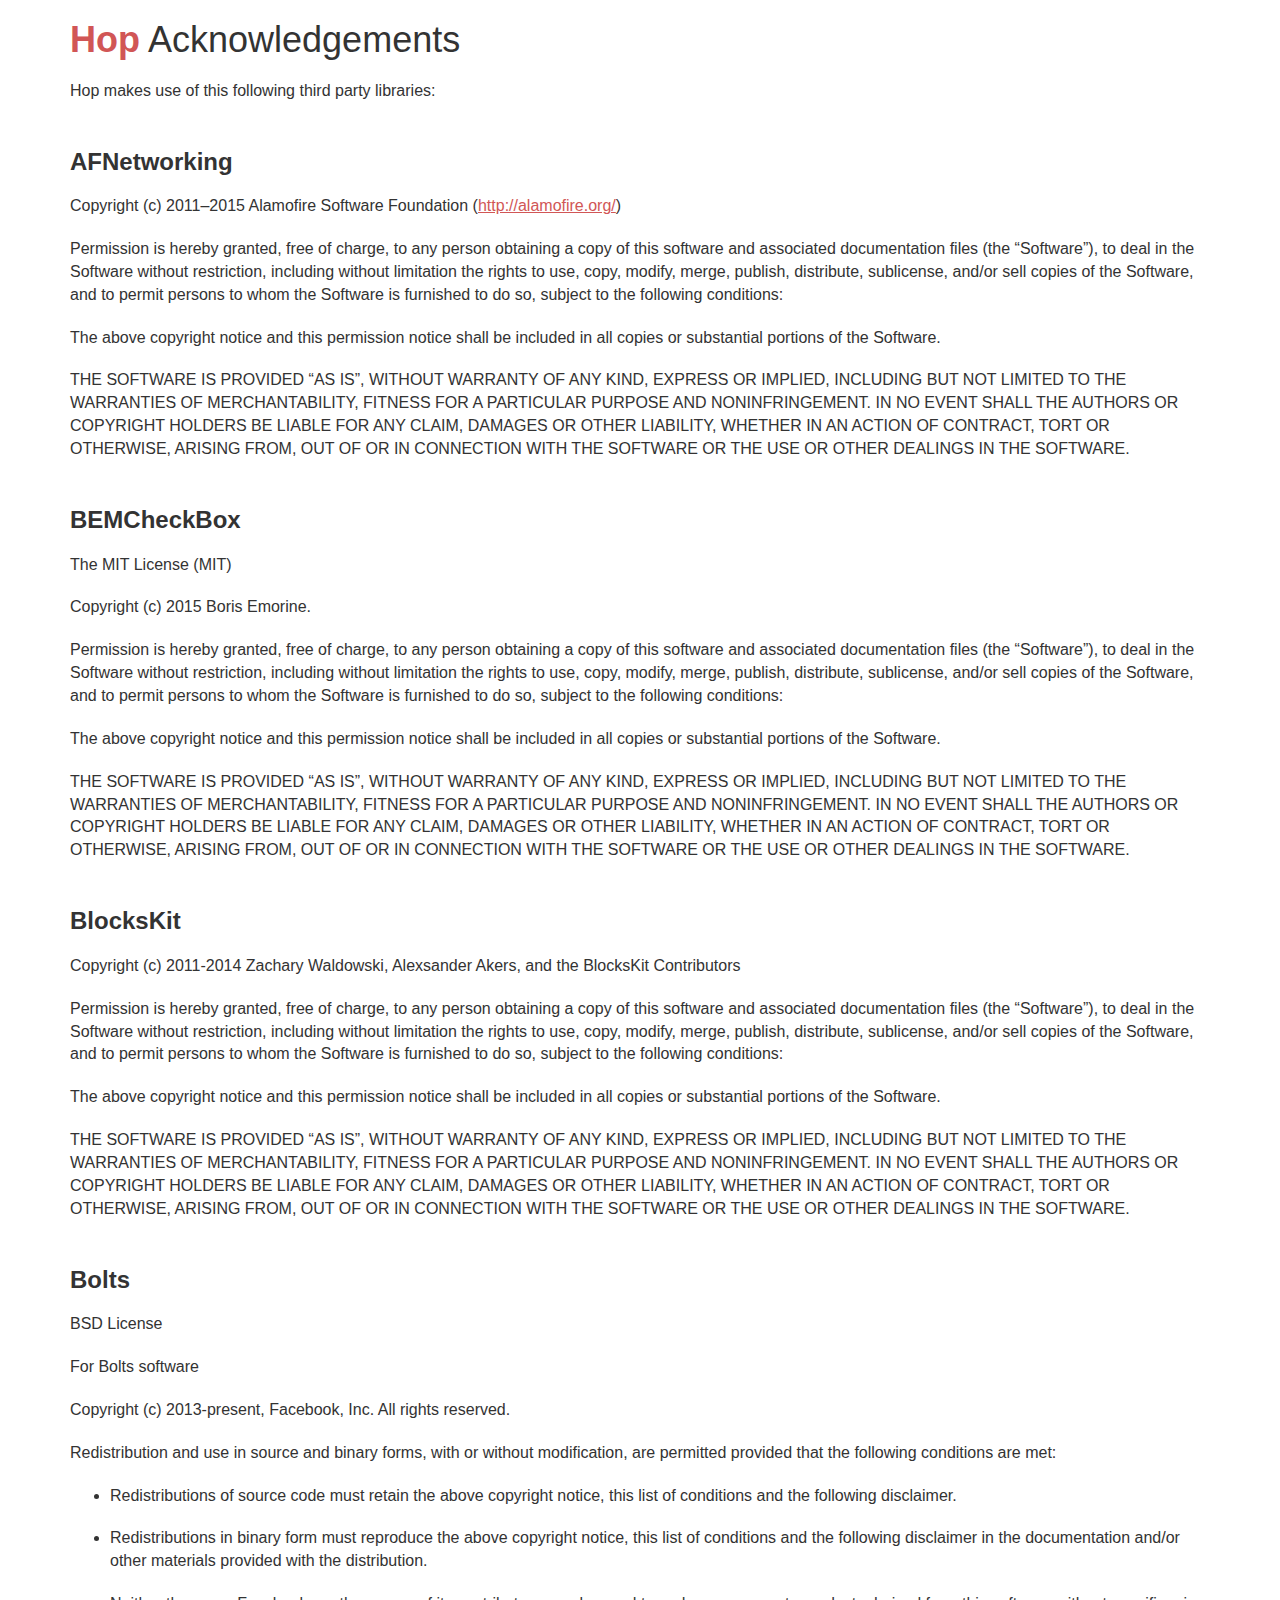
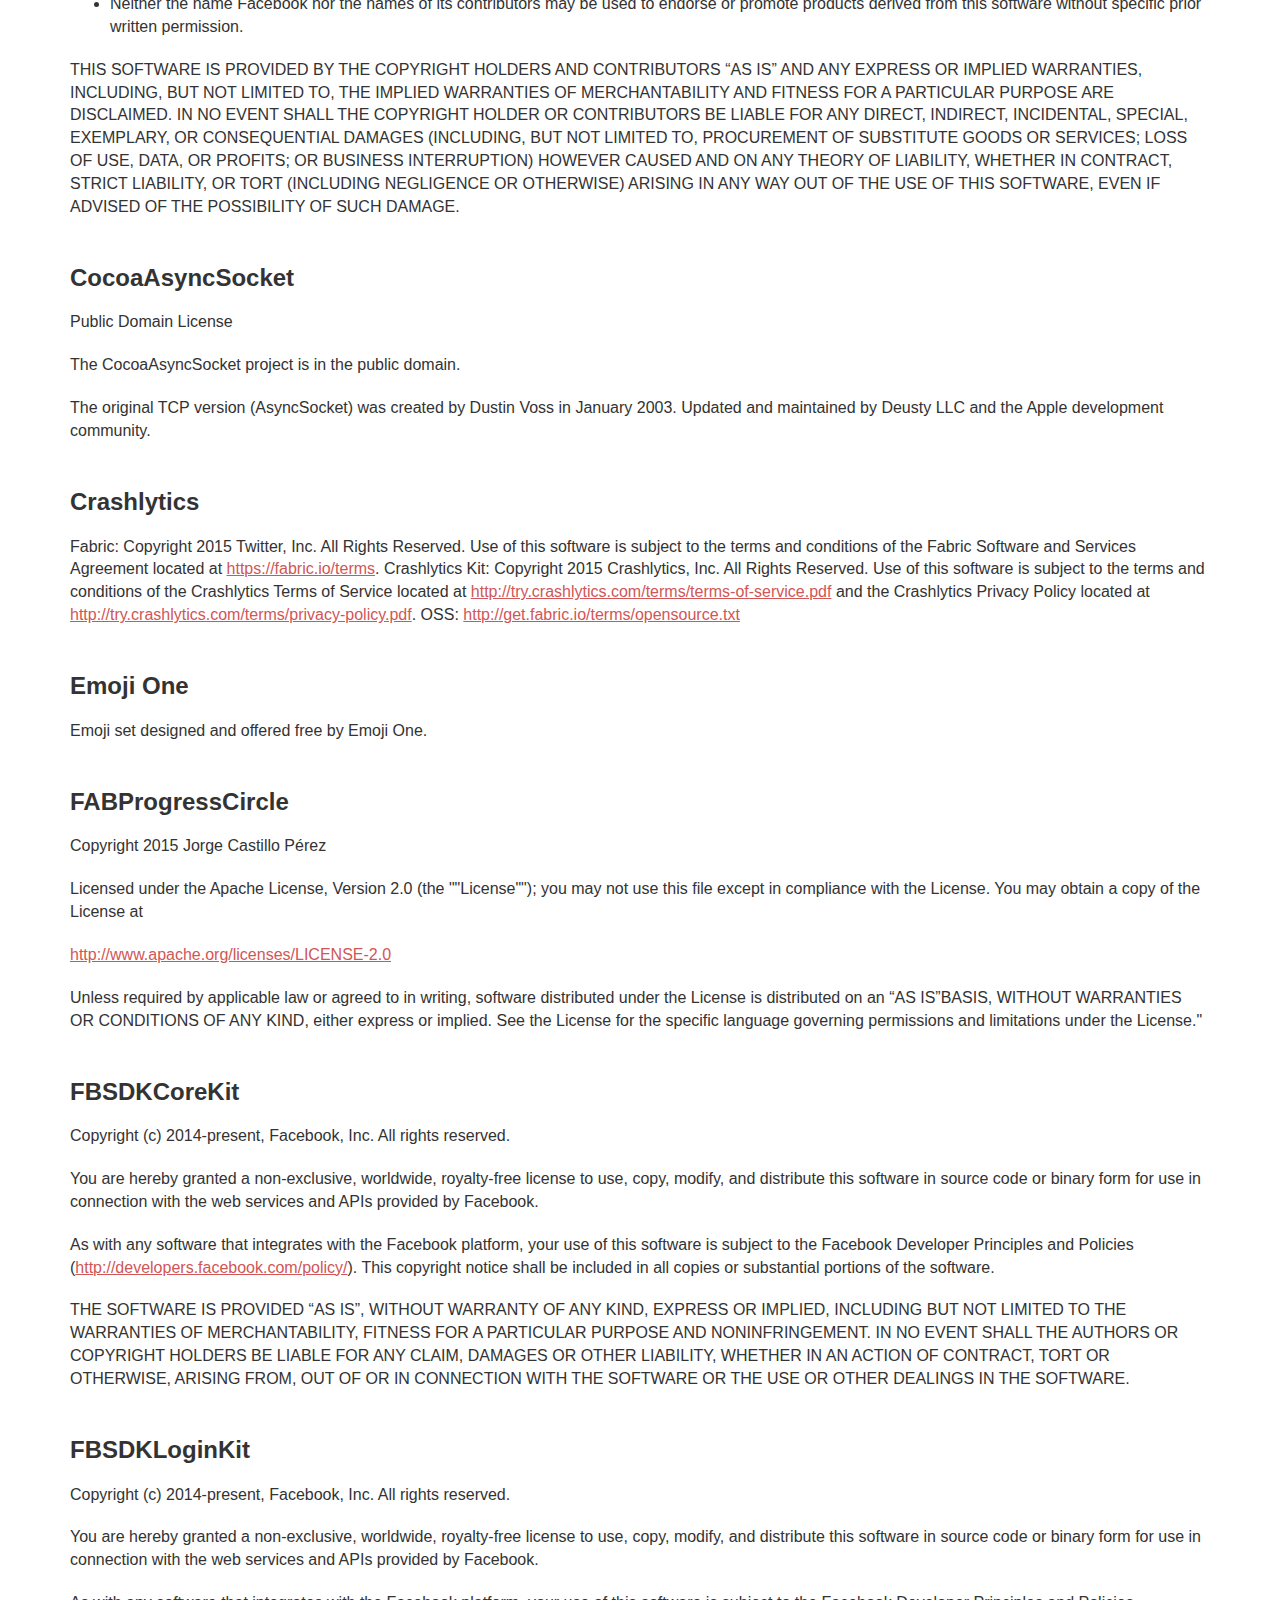
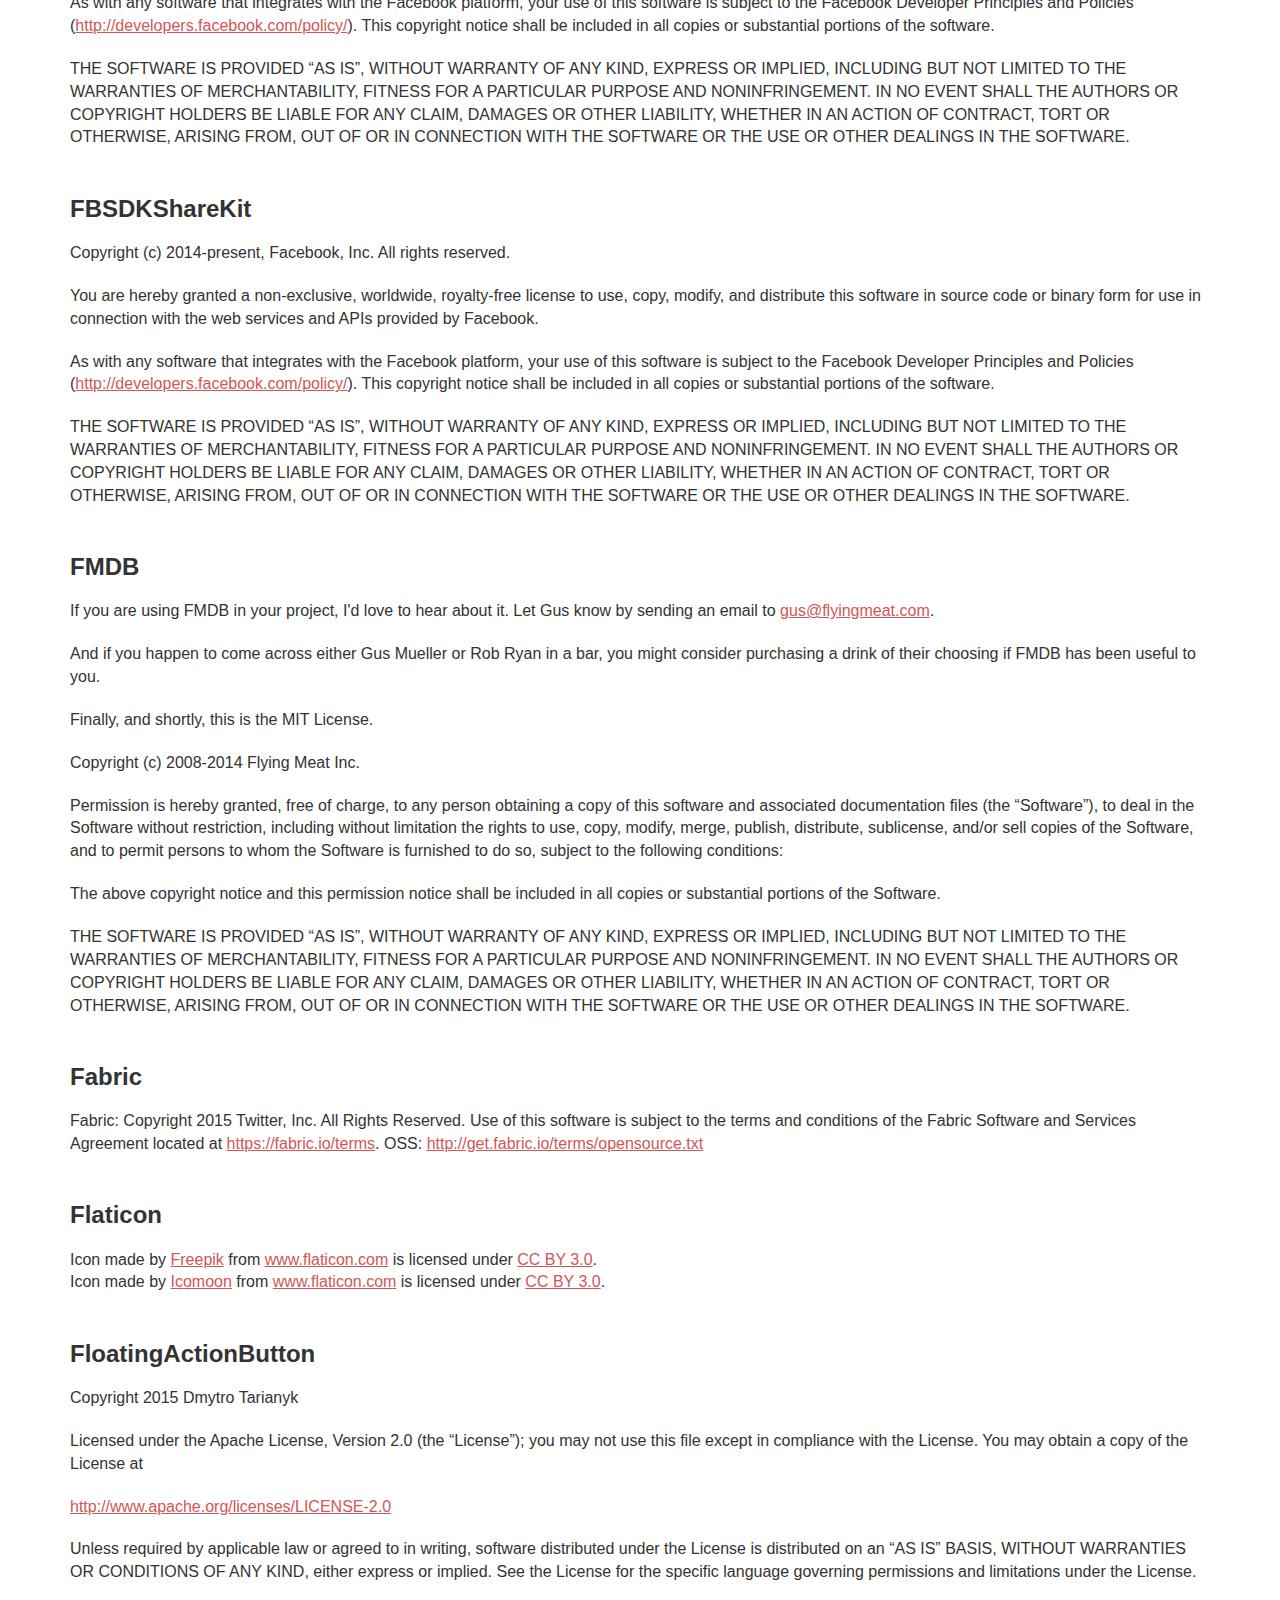
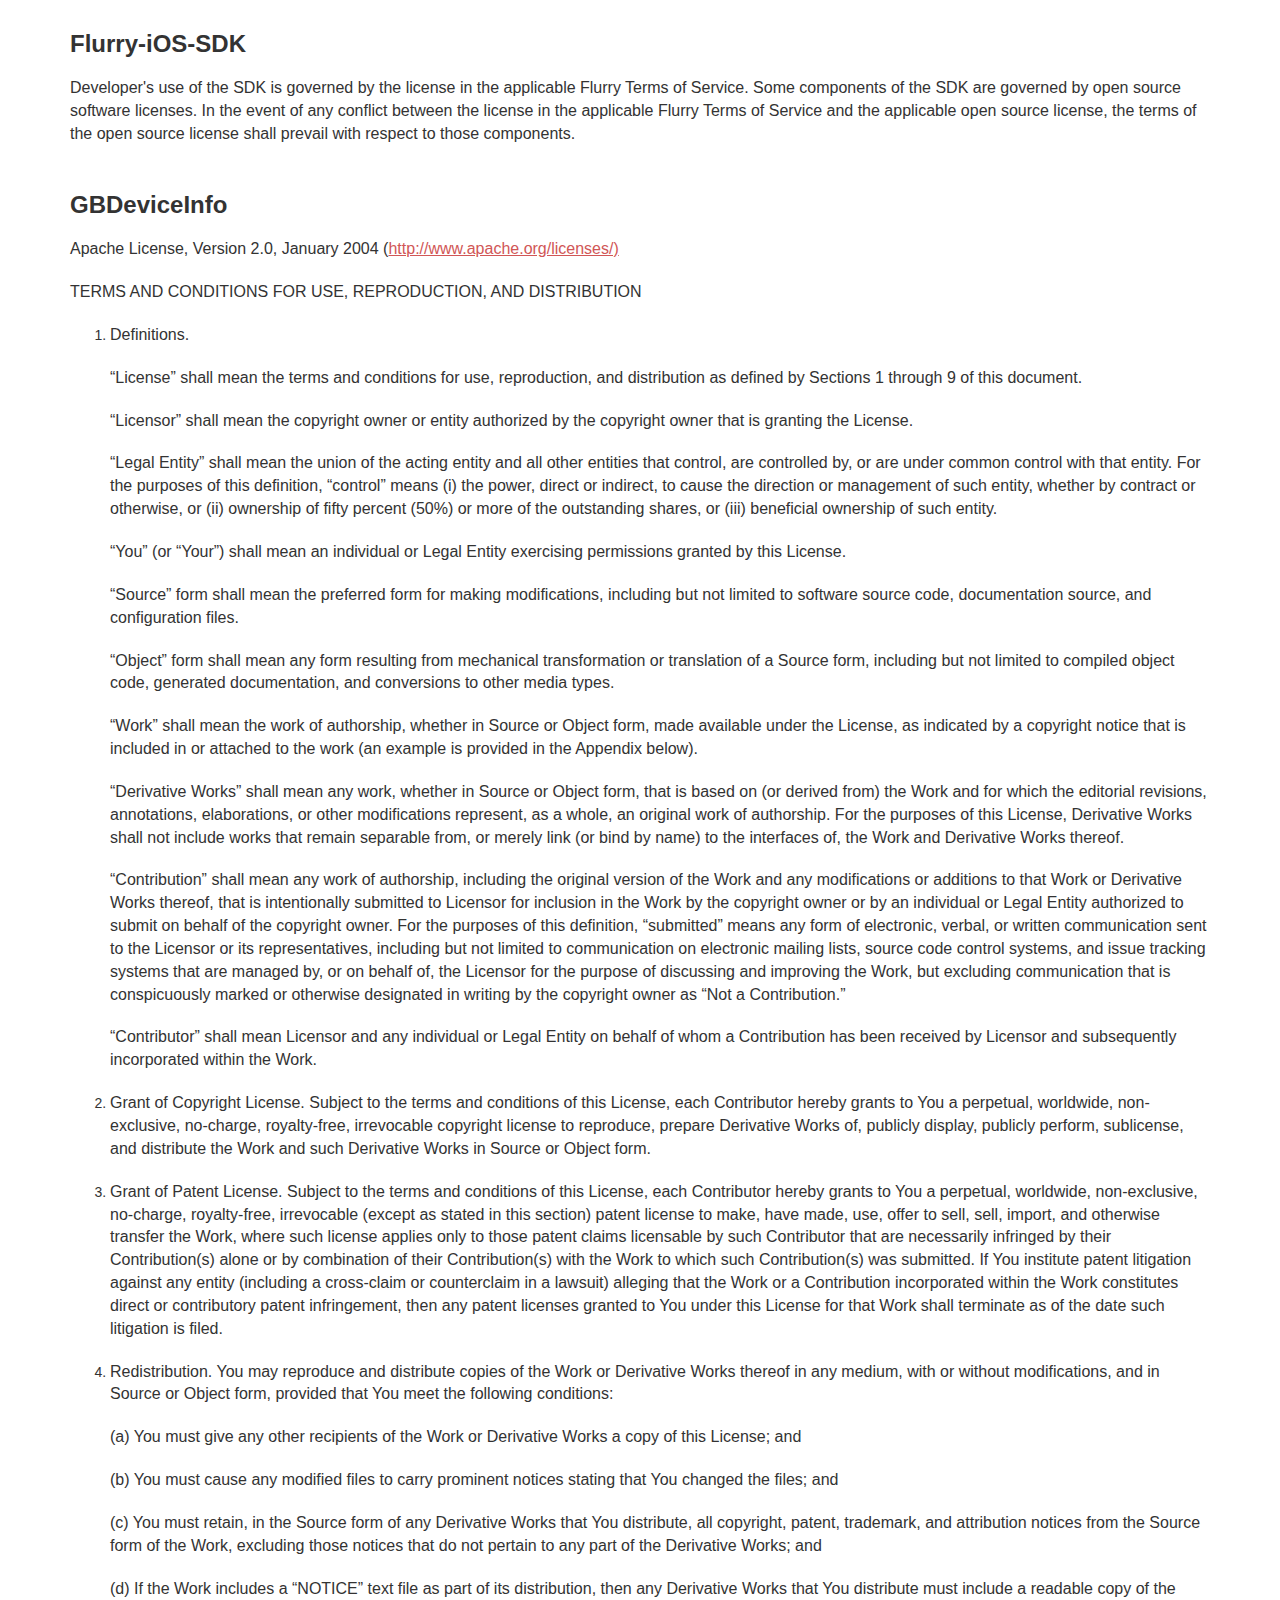
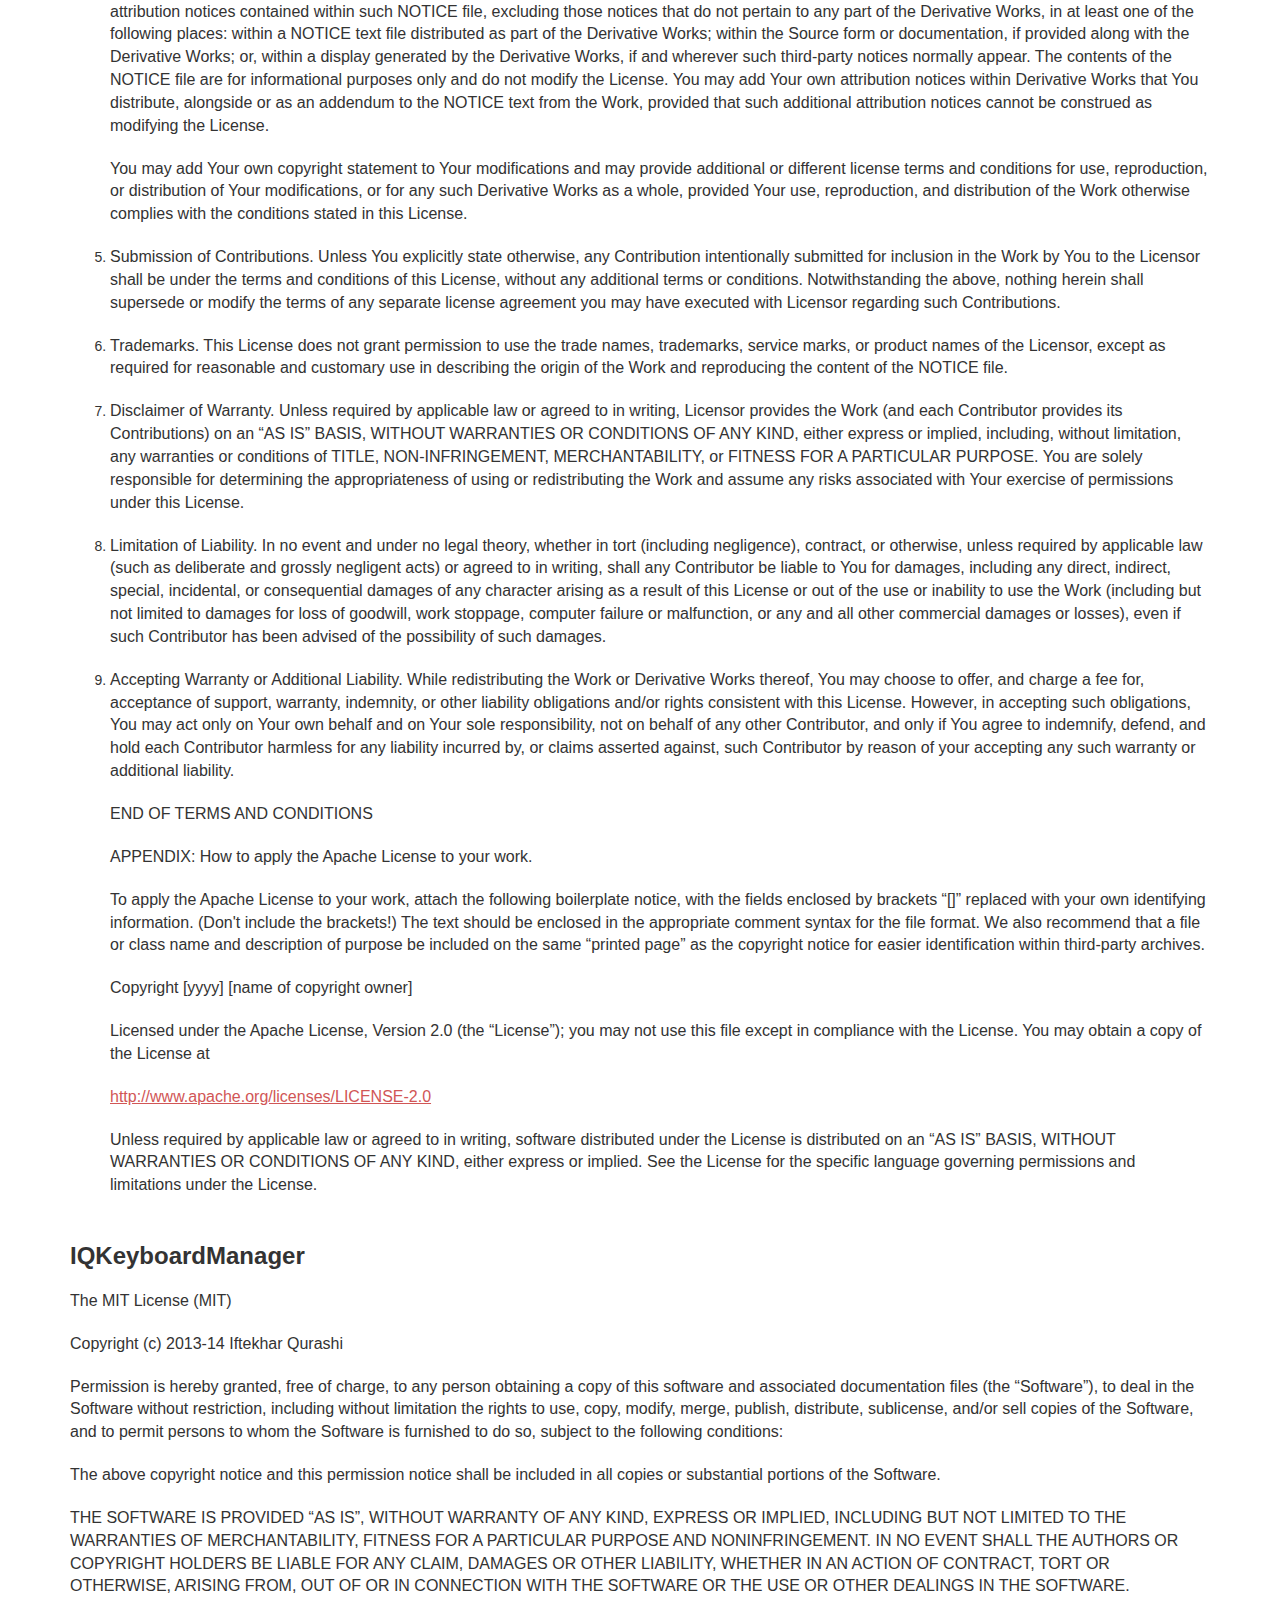
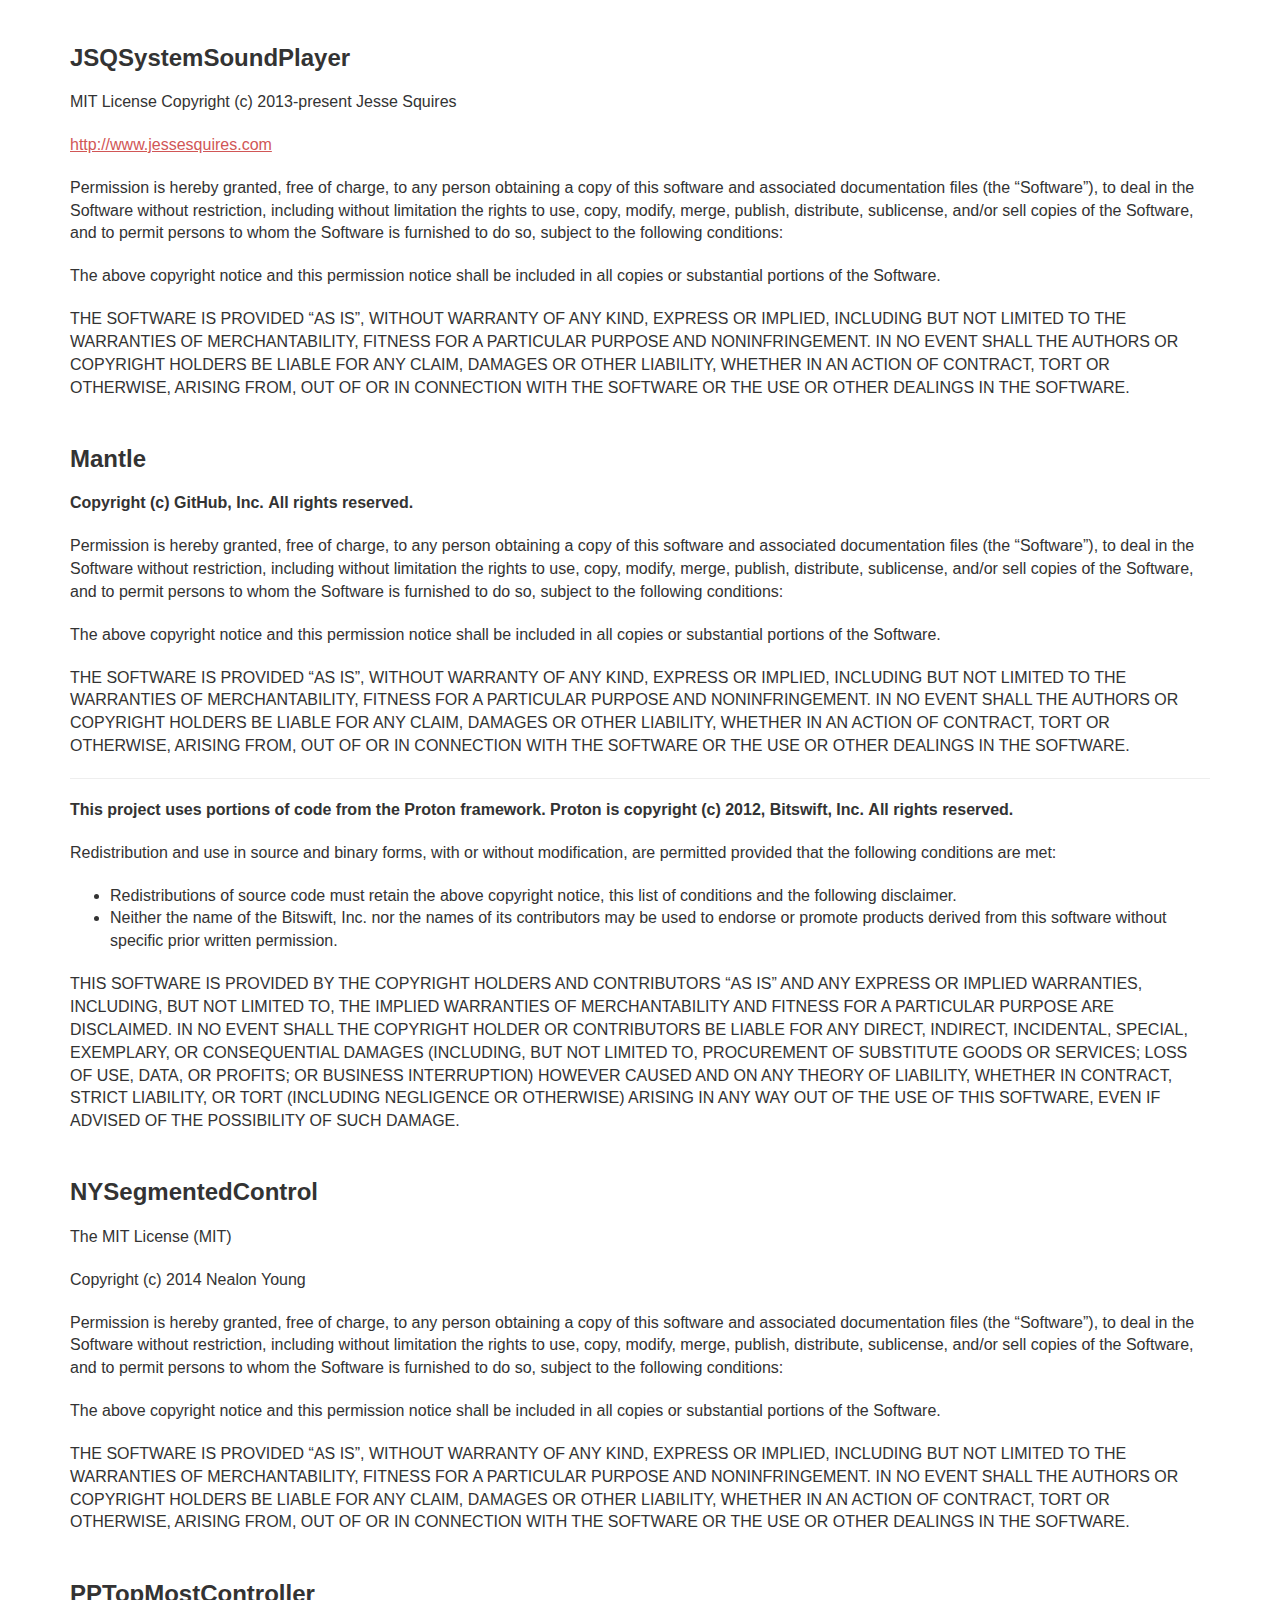
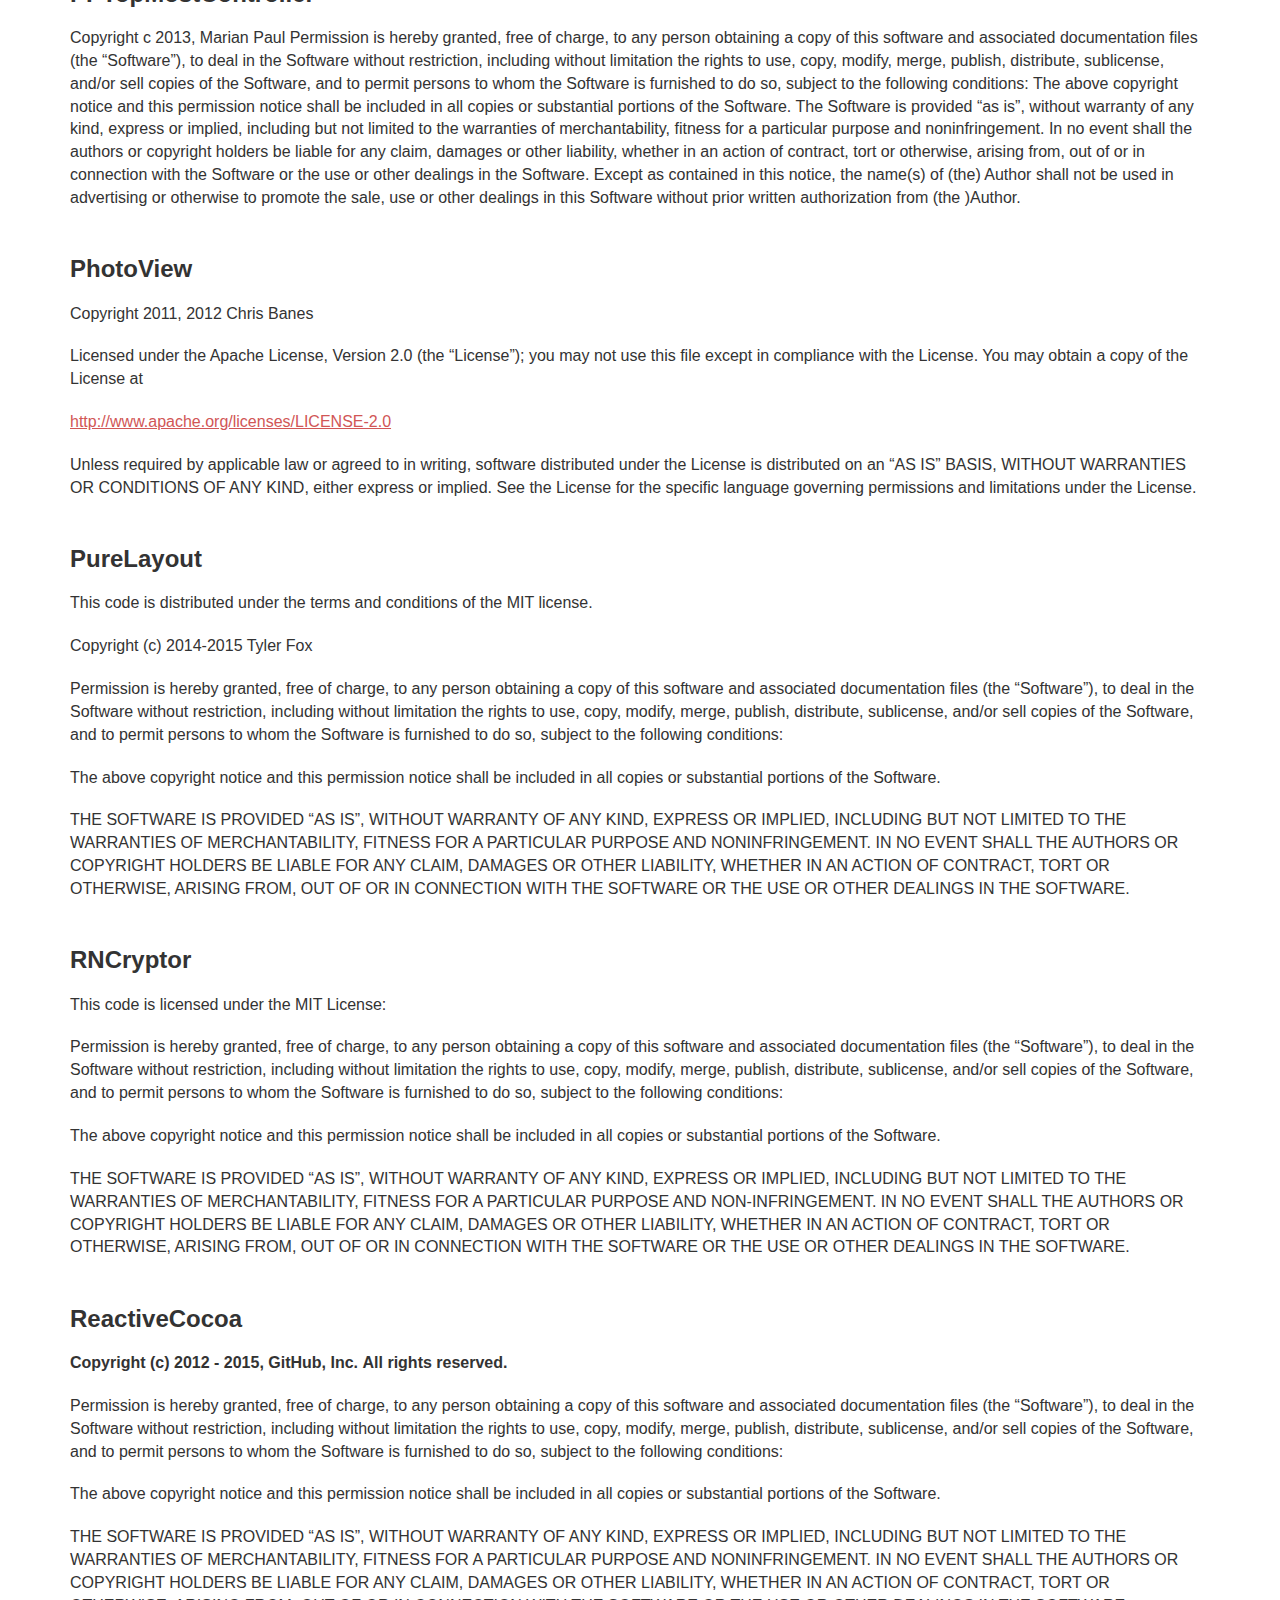
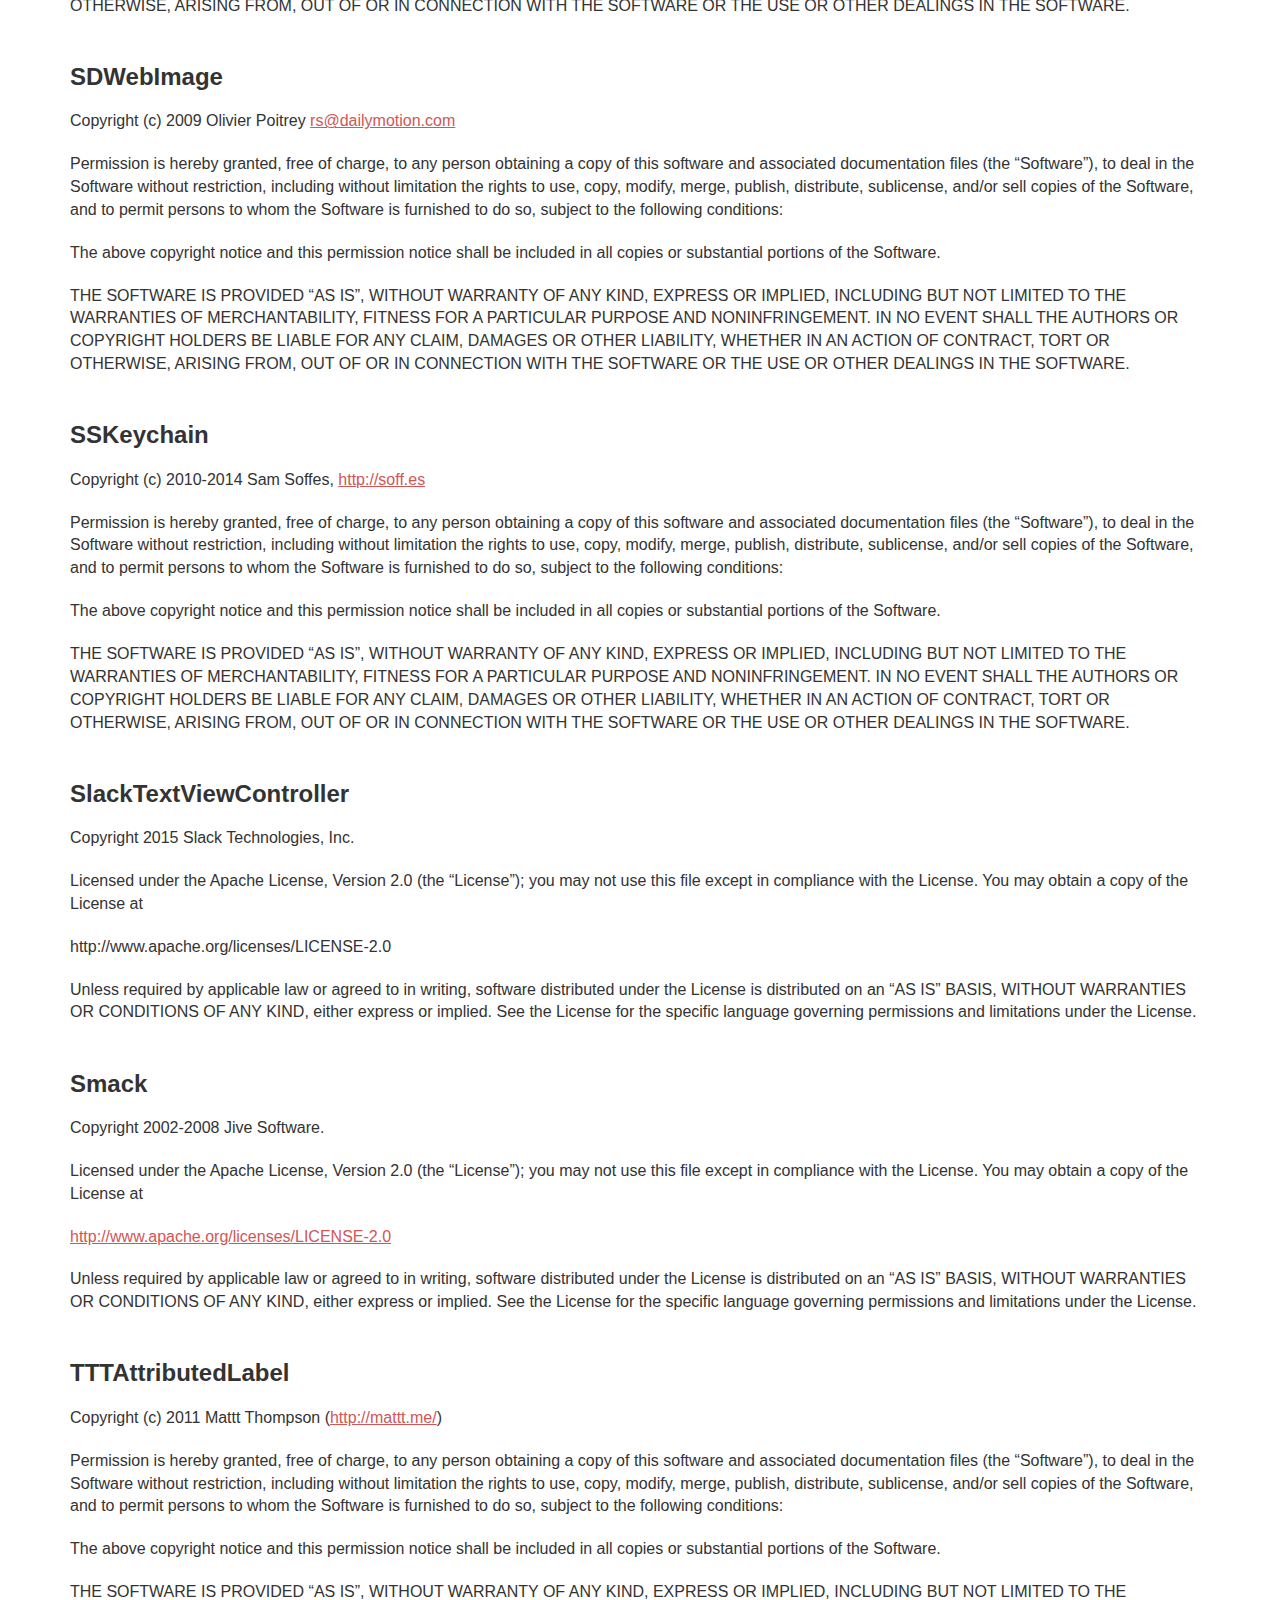
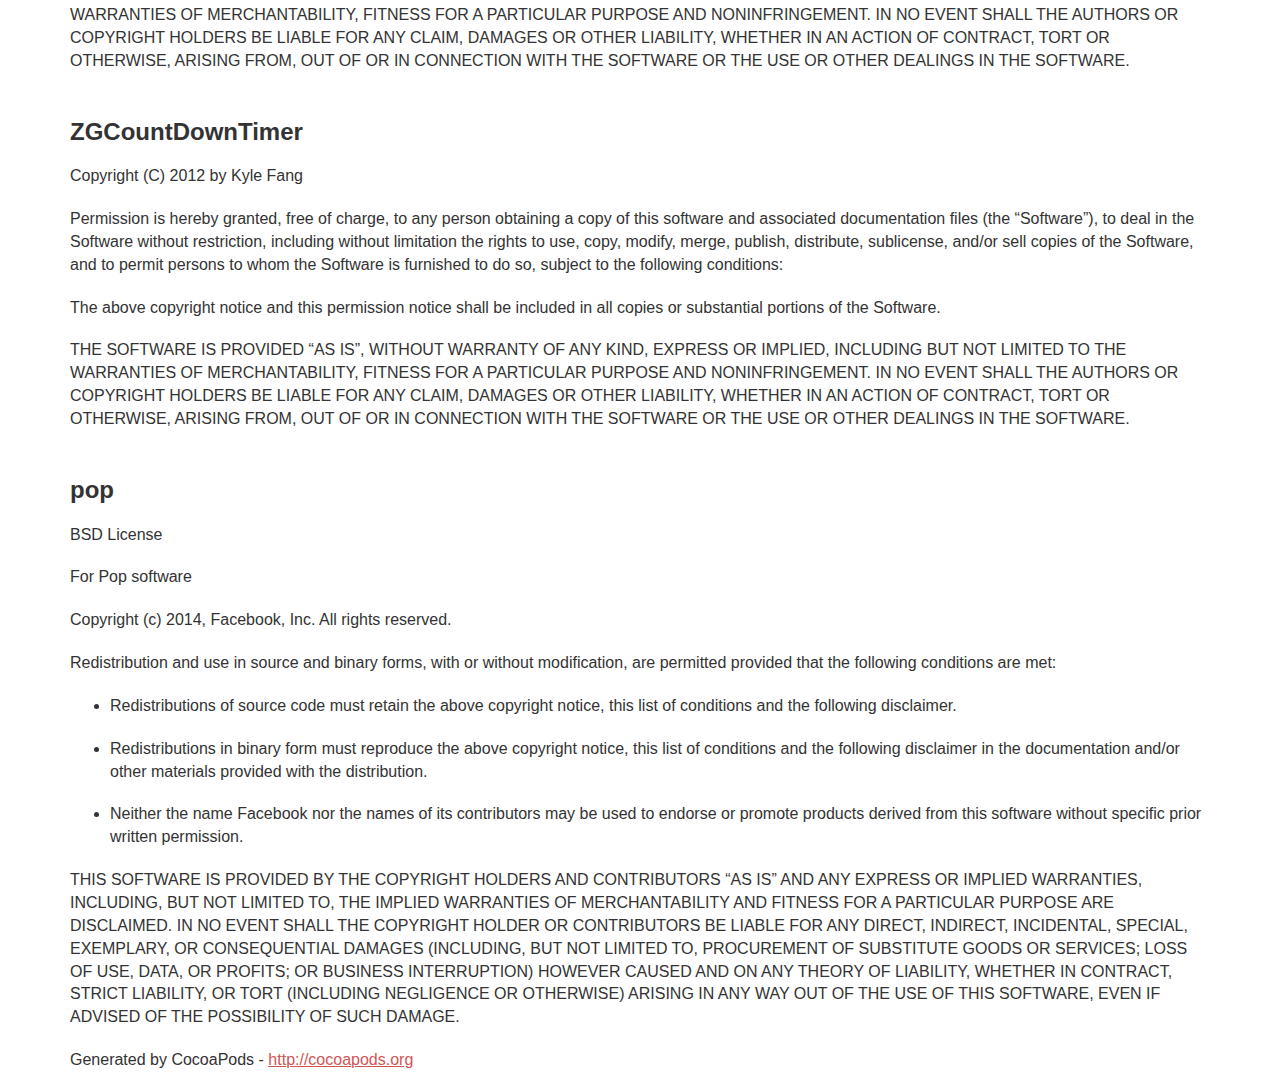
<file: acknowledgement/index.html>
<!DOCTYPE html>
<html lang="en">

<head>

    <meta charset="utf-8">
    <meta http-equiv="X-UA-Compatible" content="IE=edge">
    <meta name="viewport" content="width=device-width, initial-scale=1">
    <meta name="description" content="Hop Terms of Service">
    <meta name="author" content="AppFinca Inc.">

    <title>Hop Acknowledgement</title>

    <!-- Bootstrap Core CSS -->
    <link rel="stylesheet" href="https://maxcdn.bootstrapcdn.com/bootstrap/3.3.5/css/bootstrap.min.css">
    <style type="text/css">
        .text-primary {
            color: #d15656;
        }

        a {
            color: #d15656;
            -webkit-transition: all .35s;
            -moz-transition: all .35s;
            transition: all .35s;
        }

        a:hover,
        a:focus {
            color: #FF9147;
        }

        h1,
        h2,
        h3,
        h4,
        h5,
        h6 {
            font-weight: 300;
            margin-bottom: 20px;
        }

        h2 {
            margin-top: 30px;
        }

        p,
        ul {
            margin-bottom: 20px;
            font-size: 16px;
        }

        ul.no-dec {
            list-style-type: none;
        }

        ::-moz-selection {
            text-shadow: none;
            background: #F1CCCC;
        }

        ::selection {
            text-shadow: none;
            background: #F1CCCC;
        }
    </style>
    <link rel="stylesheet" href="../css/common.css">
</head>

<body>
    <div id="acknowledgement_content" class="container">
        <h1><a href="/"><strong>Hop</strong></a> Acknowledgements</h1>
        
        <p>Hop makes use of this following third party libraries:</p>
		
		<h3><br/><strong>AFNetworking</strong></h3>
	
		<p>Copyright (c) 2011–2015 Alamofire Software Foundation (<a href="http://alamofire.org/">http://alamofire.org/</a>)</p>
		
		<p>Permission is hereby granted, free of charge, to any person obtaining a copy 
		of this software and associated documentation files (the <q>Software</q>), to deal 
		in the Software without restriction, including without limitation the rights 
		to use, copy, modify, merge, publish, distribute, sublicense, and/or sell 
		copies of the Software, and to permit persons to whom the Software is 
		furnished to do so, subject to the following conditions:</p>
		
		<p>The above copyright notice and this permission notice shall be included in 
		all copies or substantial portions of the Software.</p>
		
		<p>THE SOFTWARE IS PROVIDED <q>AS IS</q>, WITHOUT WARRANTY OF ANY KIND, EXPRESS OR 
		IMPLIED, INCLUDING BUT NOT LIMITED TO THE WARRANTIES OF MERCHANTABILITY, 
		FITNESS FOR A PARTICULAR PURPOSE AND NONINFRINGEMENT. IN NO EVENT SHALL THE 
		AUTHORS OR COPYRIGHT HOLDERS BE LIABLE FOR ANY CLAIM, DAMAGES OR OTHER 
		LIABILITY, WHETHER IN AN ACTION OF CONTRACT, TORT OR OTHERWISE, ARISING FROM, 
		OUT OF OR IN CONNECTION WITH THE SOFTWARE OR THE USE OR OTHER DEALINGS IN 
		THE SOFTWARE.</p>
		
		<h3><br/><strong>BEMCheckBox</strong></h3>
		
		<p>The MIT License (MIT)</p>
		
		<p>Copyright (c) 2015 Boris Emorine.</p>
		
		<p>Permission is hereby granted, free of charge, to any person obtaining a copy 
		of this software and associated documentation files (the <q>Software</q>), to deal 
		in the Software without restriction, including without limitation the rights 
		to use, copy, modify, merge, publish, distribute, sublicense, and/or sell 
		copies of the Software, and to permit persons to whom the Software is 
		furnished to do so, subject to the following conditions:</p>
		
		<p>The above copyright notice and this permission notice shall be included in 
		all copies or substantial portions of the Software.</p>
		
		<p>THE SOFTWARE IS PROVIDED <q>AS IS</q>, WITHOUT WARRANTY OF ANY KIND, EXPRESS OR 
		IMPLIED, INCLUDING BUT NOT LIMITED TO THE WARRANTIES OF MERCHANTABILITY, 
		FITNESS FOR A PARTICULAR PURPOSE AND NONINFRINGEMENT. IN NO EVENT SHALL THE 
		AUTHORS OR COPYRIGHT HOLDERS BE LIABLE FOR ANY CLAIM, DAMAGES OR OTHER 
		LIABILITY, WHETHER IN AN ACTION OF CONTRACT, TORT OR OTHERWISE, ARISING FROM, 
		OUT OF OR IN CONNECTION WITH THE SOFTWARE OR THE USE OR OTHER DEALINGS IN 
		THE SOFTWARE.</p>
		
		<h3><br/><strong>BlocksKit</strong></h3>
		
		<p>Copyright (c) 2011-2014 Zachary Waldowski, Alexsander Akers, and the BlocksKit Contributors</p>
		
		<p>Permission is hereby granted, free of charge, to any person obtaining a copy of this software and associated documentation files (the <q>Software</q>), to deal in the Software without restriction, including without limitation the rights to use, copy, modify, merge, publish, distribute, sublicense, and/or sell copies of the Software, and to permit persons to whom the Software is furnished to do so, subject to the following conditions:</p>
		
		<p>The above copyright notice and this permission notice shall be included in all copies or substantial portions of the Software.</p>
		
		<p>THE SOFTWARE IS PROVIDED <q>AS IS</q>, WITHOUT WARRANTY OF ANY KIND, EXPRESS OR IMPLIED, INCLUDING BUT NOT LIMITED TO THE WARRANTIES OF MERCHANTABILITY, FITNESS FOR A PARTICULAR PURPOSE AND NONINFRINGEMENT. IN NO EVENT SHALL THE AUTHORS OR COPYRIGHT HOLDERS BE LIABLE FOR ANY CLAIM, DAMAGES OR OTHER LIABILITY, WHETHER IN AN ACTION OF CONTRACT, TORT OR OTHERWISE, ARISING FROM, OUT OF OR IN CONNECTION WITH THE SOFTWARE OR THE USE OR OTHER DEALINGS IN THE SOFTWARE.</p>
		
		<h3><br/><strong>Bolts</strong></h3>
		
		<p>BSD License</p>
		
		<p>For Bolts software</p>
		
		<p>Copyright (c) 2013-present, Facebook, Inc. All rights reserved.</p>
		
		<p>Redistribution and use in source and binary forms, with or without modification, 
		are permitted provided that the following conditions are met:</p>
		
		<ul>
		<li><p>Redistributions of source code must retain the above copyright notice, this 
		list of conditions and the following disclaimer.</p></li>
		<li><p>Redistributions in binary form must reproduce the above copyright notice, 
		this list of conditions and the following disclaimer in the documentation 
		and/or other materials provided with the distribution.</p></li>
		<li><p>Neither the name Facebook nor the names of its contributors may be used to 
		endorse or promote products derived from this software without specific 
		prior written permission.</p></li>
		</ul>
		
		<p>THIS SOFTWARE IS PROVIDED BY THE COPYRIGHT HOLDERS AND CONTRIBUTORS <q>AS IS</q> AND 
		ANY EXPRESS OR IMPLIED WARRANTIES, INCLUDING, BUT NOT LIMITED TO, THE IMPLIED 
		WARRANTIES OF MERCHANTABILITY AND FITNESS FOR A PARTICULAR PURPOSE ARE 
		DISCLAIMED. IN NO EVENT SHALL THE COPYRIGHT HOLDER OR CONTRIBUTORS BE LIABLE FOR 
		ANY DIRECT, INDIRECT, INCIDENTAL, SPECIAL, EXEMPLARY, OR CONSEQUENTIAL DAMAGES 
		(INCLUDING, BUT NOT LIMITED TO, PROCUREMENT OF SUBSTITUTE GOODS OR SERVICES; 
		LOSS OF USE, DATA, OR PROFITS; OR BUSINESS INTERRUPTION) HOWEVER CAUSED AND ON 
		ANY THEORY OF LIABILITY, WHETHER IN CONTRACT, STRICT LIABILITY, OR TORT 
		(INCLUDING NEGLIGENCE OR OTHERWISE) ARISING IN ANY WAY OUT OF THE USE OF THIS 
		SOFTWARE, EVEN IF ADVISED OF THE POSSIBILITY OF SUCH DAMAGE.</p>
		
		<h3><br/><strong>CocoaAsyncSocket</strong></h3>
		
		<p>Public Domain License</p>
		
		<p>The CocoaAsyncSocket project is in the public domain.</p>
		
		<p>The original TCP version (AsyncSocket) was created by Dustin Voss in January 2003. 
		Updated and maintained by Deusty LLC and the Apple development community.</p>
		
		<h3><br/><strong>Crashlytics</strong></h3>
		
		<p>Fabric: Copyright 2015 Twitter, Inc. All Rights Reserved. Use of this software is subject to the terms and conditions of the Fabric Software and Services Agreement located at <a href="https://fabric.io/terms">https://fabric.io/terms</a>. Crashlytics Kit: Copyright 2015 Crashlytics, Inc. All Rights Reserved. Use of this software is subject to the terms and conditions of the Crashlytics Terms of Service located at <a href="http://try.crashlytics.com/terms/terms-of-service.pdf">http://try.crashlytics.com/terms/terms-of-service.pdf</a> and the Crashlytics Privacy Policy located at <a href="http://try.crashlytics.com/terms/privacy-policy.pdf">http://try.crashlytics.com/terms/privacy-policy.pdf</a>. OSS: <a href="http://get.fabric.io/terms/opensource.txt">http://get.fabric.io/terms/opensource.txt</a></p>
		
		<h3><br/><strong>Emoji One</strong></h3>
		
		<p>Emoji set designed and offered free by Emoji One.</p>
		
		<h3><br/><strong>FABProgressCircle</strong></h3>
		
		<p>Copyright 2015 Jorge Castillo Pérez</p>
		
		<p>Licensed under the Apache License, Version 2.0 (the ""License"");
		you may not use this file except in compliance with the License.
		You may obtain a copy of the License at</p>
		
		   <p><a href="http://www.apache.org/licenses/LICENSE-2.0">http://www.apache.org/licenses/LICENSE-2.0</a></p>
		
		<p>Unless required by applicable law or agreed to in writing, software
		distributed under the License is distributed on an <q>AS IS</q>BASIS,
		WITHOUT WARRANTIES OR CONDITIONS OF ANY KIND, either express or implied.
		See the License for the specific language governing permissions and
		limitations under the License."</p>
		
		<h3><br/><strong>FBSDKCoreKit</strong></h3>
		
		<p>Copyright (c) 2014-present, Facebook, Inc. All rights reserved.</p>
		
		<p>You are hereby granted a non-exclusive, worldwide, royalty-free license to use, 
		copy, modify, and distribute this software in source code or binary form for use 
		in connection with the web services and APIs provided by Facebook.</p>
		
		<p>As with any software that integrates with the Facebook platform, your use of 
		this software is subject to the Facebook Developer Principles and Policies 
		(<a href="http://developers.facebook.com/policy/">http://developers.facebook.com/policy/</a>). This copyright notice shall be 
		included in all copies or substantial portions of the software.</p>
		
		<p>THE SOFTWARE IS PROVIDED <q>AS IS</q>, WITHOUT WARRANTY OF ANY KIND, EXPRESS OR 
		IMPLIED, INCLUDING BUT NOT LIMITED TO THE WARRANTIES OF MERCHANTABILITY, FITNESS 
		FOR A PARTICULAR PURPOSE AND NONINFRINGEMENT. IN NO EVENT SHALL THE AUTHORS OR 
		COPYRIGHT HOLDERS BE LIABLE FOR ANY CLAIM, DAMAGES OR OTHER LIABILITY, WHETHER 
		IN AN ACTION OF CONTRACT, TORT OR OTHERWISE, ARISING FROM, OUT OF OR IN 
		CONNECTION WITH THE SOFTWARE OR THE USE OR OTHER DEALINGS IN THE SOFTWARE.</p>
		
		<h3><br/><strong>FBSDKLoginKit</strong></h3>
		
		<p>Copyright (c) 2014-present, Facebook, Inc. All rights reserved.</p>
		
		<p>You are hereby granted a non-exclusive, worldwide, royalty-free license to use, 
		copy, modify, and distribute this software in source code or binary form for use 
		in connection with the web services and APIs provided by Facebook.</p>
		
		<p>As with any software that integrates with the Facebook platform, your use of 
		this software is subject to the Facebook Developer Principles and Policies 
		(<a href="http://developers.facebook.com/policy/">http://developers.facebook.com/policy/</a>). This copyright notice shall be 
		included in all copies or substantial portions of the software.</p>
		
		<p>THE SOFTWARE IS PROVIDED <q>AS IS</q>, WITHOUT WARRANTY OF ANY KIND, EXPRESS OR 
		IMPLIED, INCLUDING BUT NOT LIMITED TO THE WARRANTIES OF MERCHANTABILITY, FITNESS 
		FOR A PARTICULAR PURPOSE AND NONINFRINGEMENT. IN NO EVENT SHALL THE AUTHORS OR 
		COPYRIGHT HOLDERS BE LIABLE FOR ANY CLAIM, DAMAGES OR OTHER LIABILITY, WHETHER 
		IN AN ACTION OF CONTRACT, TORT OR OTHERWISE, ARISING FROM, OUT OF OR IN 
		CONNECTION WITH THE SOFTWARE OR THE USE OR OTHER DEALINGS IN THE SOFTWARE.</p>
		
		<h3><br/><strong>FBSDKShareKit</strong></h3>
		
		<p>Copyright (c) 2014-present, Facebook, Inc. All rights reserved.</p>
		
		<p>You are hereby granted a non-exclusive, worldwide, royalty-free license to use, 
		copy, modify, and distribute this software in source code or binary form for use 
		in connection with the web services and APIs provided by Facebook.</p>
		
		<p>As with any software that integrates with the Facebook platform, your use of 
		this software is subject to the Facebook Developer Principles and Policies 
		(<a href="http://developers.facebook.com/policy/">http://developers.facebook.com/policy/</a>). This copyright notice shall be 
		included in all copies or substantial portions of the software.</p>
		
		<p>THE SOFTWARE IS PROVIDED <q>AS IS</q>, WITHOUT WARRANTY OF ANY KIND, EXPRESS OR 
		IMPLIED, INCLUDING BUT NOT LIMITED TO THE WARRANTIES OF MERCHANTABILITY, FITNESS 
		FOR A PARTICULAR PURPOSE AND NONINFRINGEMENT. IN NO EVENT SHALL THE AUTHORS OR 
		COPYRIGHT HOLDERS BE LIABLE FOR ANY CLAIM, DAMAGES OR OTHER LIABILITY, WHETHER 
		IN AN ACTION OF CONTRACT, TORT OR OTHERWISE, ARISING FROM, OUT OF OR IN 
		CONNECTION WITH THE SOFTWARE OR THE USE OR OTHER DEALINGS IN THE SOFTWARE.</p>
		
		<h3><br/><strong>FMDB</strong></h3>
		
		<p>If you are using FMDB in your project, I&#39;d love to hear about it.  Let Gus know 
		by sending an email to <a href="mailto:gus@flyingmeat.com">gus@flyingmeat.com</a>.</p>
		
		<p>And if you happen to come across either Gus Mueller or Rob Ryan in a bar, you 
		might consider purchasing a drink of their choosing if FMDB has been useful to 
		you.</p>
		
		<p>Finally, and shortly, this is the MIT License.</p>
		
		<p>Copyright (c) 2008-2014 Flying Meat Inc.</p>
		
		<p>Permission is hereby granted, free of charge, to any person obtaining a copy 
		of this software and associated documentation files (the <q>Software</q>), to deal 
		in the Software without restriction, including without limitation the rights 
		to use, copy, modify, merge, publish, distribute, sublicense, and/or sell 
		copies of the Software, and to permit persons to whom the Software is 
		furnished to do so, subject to the following conditions:</p>
		
		<p>The above copyright notice and this permission notice shall be included in 
		all copies or substantial portions of the Software.</p>
		
		<p>THE SOFTWARE IS PROVIDED <q>AS IS</q>, WITHOUT WARRANTY OF ANY KIND, EXPRESS OR 
		IMPLIED, INCLUDING BUT NOT LIMITED TO THE WARRANTIES OF MERCHANTABILITY, 
		FITNESS FOR A PARTICULAR PURPOSE AND NONINFRINGEMENT. IN NO EVENT SHALL THE 
		AUTHORS OR COPYRIGHT HOLDERS BE LIABLE FOR ANY CLAIM, DAMAGES OR OTHER 
		LIABILITY, WHETHER IN AN ACTION OF CONTRACT, TORT OR OTHERWISE, ARISING FROM, 
		OUT OF OR IN CONNECTION WITH THE SOFTWARE OR THE USE OR OTHER DEALINGS IN 
		THE SOFTWARE.</p>
		
		<h3><br/><strong>Fabric</strong></h3>
		
		<p>Fabric: Copyright 2015 Twitter, Inc. All Rights Reserved. Use of this software is subject to the terms and conditions of the Fabric Software and Services Agreement located at <a href="https://fabric.io/terms">https://fabric.io/terms</a>. OSS: <a href="http://get.fabric.io/terms/opensource.txt">http://get.fabric.io/terms/opensource.txt</a></p>
		
		<h3><br/><strong>Flaticon</strong></h3>
		
		<p>Icon made by <a href="http://www.freepik.com" title="Freepik">Freepik</a> from <a href="http://www.flaticon.com" title="Flaticon">www.flaticon.com</a> is licensed under <a href="http://creativecommons.org/licenses/by/3.0/" title="Creative Commons BY 3.0">CC BY 3.0</a>.<br/>
		Icon made by <a href="http://www.icomoon.io" title="Icomoon">Icomoon</a> from <a href="http://www.flaticon.com" title="Flaticon">www.flaticon.com</a> is licensed under <a href="http://creativecommons.org/licenses/by/3.0/" title="Creative Commons BY 3.0">CC BY 3.0</a>.</p>
		
		<h3><br/><strong>FloatingActionButton</strong></h3>
		
		<p>Copyright 2015 Dmytro Tarianyk</p>
		
		<p>Licensed under the Apache License, Version 2.0 (the <q>License</q>);
		you may not use this file except in compliance with the License.
		You may obtain a copy of the License at</p>
		
		   <p><a href="http://www.apache.org/licenses/LICENSE-2.0">http://www.apache.org/licenses/LICENSE-2.0</a></p>
		
		<p>Unless required by applicable law or agreed to in writing, software
		distributed under the License is distributed on an <q>AS IS</q> BASIS,
		WITHOUT WARRANTIES OR CONDITIONS OF ANY KIND, either express or implied.
		See the License for the specific language governing permissions and
		limitations under the License.</p>
		
		<h3><br/><strong>Flurry-iOS-SDK</strong></h3>
		
		<p>Developer&#39;s use of the SDK is governed by the license in the applicable Flurry Terms of Service. Some components of the SDK are governed by open source software licenses. In the event of any conflict between the license in the applicable Flurry Terms of Service and the applicable open source license, the terms of the open source license shall prevail with respect to those components.</p>
		
		<h3><br/><strong>GBDeviceInfo</strong></h3>
		
		<p>Apache License, Version 2.0, January 2004 (<a href="http://www.apache.org/licenses/">http://www.apache.org/licenses/)</a></p>
		
		<p>TERMS AND CONDITIONS FOR USE, REPRODUCTION, AND DISTRIBUTION</p>
		
		<ol>
		<li><p>Definitions.</p>
		
		<p><q>License</q> shall mean the terms and conditions for use, reproduction, 
		  and distribution as defined by Sections 1 through 9 of this document.</p>
		
		<p><q>Licensor</q> shall mean the copyright owner or entity authorized by 
		  the copyright owner that is granting the License.</p>
		
		<p><q>Legal Entity</q> shall mean the union of the acting entity and all 
		  other entities that control, are controlled by, or are under common 
		  control with that entity. For the purposes of this definition, 
		  <q>control</q> means (i) the power, direct or indirect, to cause the 
		  direction or management of such entity, whether by contract or 
		  otherwise, or (ii) ownership of fifty percent (50%) or more of the 
		  outstanding shares, or (iii) beneficial ownership of such entity.</p>
		
		<p><q>You</q> (or <q>Your</q>) shall mean an individual or Legal Entity 
		  exercising permissions granted by this License.</p>
		
		<p><q>Source</q> form shall mean the preferred form for making modifications, 
		  including but not limited to software source code, documentation 
		  source, and configuration files.</p>
		
		<p><q>Object</q> form shall mean any form resulting from mechanical 
		  transformation or translation of a Source form, including but 
		  not limited to compiled object code, generated documentation, 
		  and conversions to other media types.</p>
		
		<p><q>Work</q> shall mean the work of authorship, whether in Source or 
		  Object form, made available under the License, as indicated by a 
		  copyright notice that is included in or attached to the work 
		  (an example is provided in the Appendix below).</p>
		
		<p><q>Derivative Works</q> shall mean any work, whether in Source or Object 
		  form, that is based on (or derived from) the Work and for which the 
		  editorial revisions, annotations, elaborations, or other modifications 
		  represent, as a whole, an original work of authorship. For the purposes 
		  of this License, Derivative Works shall not include works that remain 
		  separable from, or merely link (or bind by name) to the interfaces of, 
		  the Work and Derivative Works thereof.</p>
		
		<p><q>Contribution</q> shall mean any work of authorship, including 
		  the original version of the Work and any modifications or additions 
		  to that Work or Derivative Works thereof, that is intentionally 
		  submitted to Licensor for inclusion in the Work by the copyright owner 
		  or by an individual or Legal Entity authorized to submit on behalf of 
		  the copyright owner. For the purposes of this definition, <q>submitted</q> 
		  means any form of electronic, verbal, or written communication sent 
		  to the Licensor or its representatives, including but not limited to 
		  communication on electronic mailing lists, source code control systems, 
		  and issue tracking systems that are managed by, or on behalf of, the 
		  Licensor for the purpose of discussing and improving the Work, but 
		  excluding communication that is conspicuously marked or otherwise 
		  designated in writing by the copyright owner as <q>Not a Contribution.</q></p>
		
		<p><q>Contributor</q> shall mean Licensor and any individual or Legal Entity 
		  on behalf of whom a Contribution has been received by Licensor and 
		  subsequently incorporated within the Work.</p></li>
		<li><p>Grant of Copyright License. Subject to the terms and conditions of 
		  this License, each Contributor hereby grants to You a perpetual, 
		  worldwide, non-exclusive, no-charge, royalty-free, irrevocable 
		  copyright license to reproduce, prepare Derivative Works of, 
		  publicly display, publicly perform, sublicense, and distribute the 
		  Work and such Derivative Works in Source or Object form.</p></li>
		<li><p>Grant of Patent License. Subject to the terms and conditions of 
		  this License, each Contributor hereby grants to You a perpetual, 
		  worldwide, non-exclusive, no-charge, royalty-free, irrevocable 
		  (except as stated in this section) patent license to make, have made, 
		  use, offer to sell, sell, import, and otherwise transfer the Work, 
		  where such license applies only to those patent claims licensable 
		  by such Contributor that are necessarily infringed by their 
		  Contribution(s) alone or by combination of their Contribution(s) 
		  with the Work to which such Contribution(s) was submitted. If You 
		  institute patent litigation against any entity (including a 
		  cross-claim or counterclaim in a lawsuit) alleging that the Work 
		  or a Contribution incorporated within the Work constitutes direct 
		  or contributory patent infringement, then any patent licenses 
		  granted to You under this License for that Work shall terminate 
		  as of the date such litigation is filed.</p></li>
		<li><p>Redistribution. You may reproduce and distribute copies of the 
		  Work or Derivative Works thereof in any medium, with or without 
		  modifications, and in Source or Object form, provided that You 
		  meet the following conditions:</p>
		
		<p>(a) You must give any other recipients of the Work or 
			  Derivative Works a copy of this License; and</p>
		
		<p>(b) You must cause any modified files to carry prominent notices 
			  stating that You changed the files; and</p>
		
		<p>(c) You must retain, in the Source form of any Derivative Works 
			  that You distribute, all copyright, patent, trademark, and 
			  attribution notices from the Source form of the Work, 
			  excluding those notices that do not pertain to any part of 
			  the Derivative Works; and</p>
		
		<p>(d) If the Work includes a <q>NOTICE</q> text file as part of its 
			  distribution, then any Derivative Works that You distribute must 
			  include a readable copy of the attribution notices contained 
			  within such NOTICE file, excluding those notices that do not 
			  pertain to any part of the Derivative Works, in at least one 
			  of the following places: within a NOTICE text file distributed 
			  as part of the Derivative Works; within the Source form or 
			  documentation, if provided along with the Derivative Works; or, 
			  within a display generated by the Derivative Works, if and 
			  wherever such third-party notices normally appear. The contents 
			  of the NOTICE file are for informational purposes only and 
			  do not modify the License. You may add Your own attribution 
			  notices within Derivative Works that You distribute, alongside 
			  or as an addendum to the NOTICE text from the Work, provided 
			  that such additional attribution notices cannot be construed 
			  as modifying the License.</p>
		
		<p>You may add Your own copyright statement to Your modifications and 
		  may provide additional or different license terms and conditions 
		  for use, reproduction, or distribution of Your modifications, or 
		  for any such Derivative Works as a whole, provided Your use, 
		  reproduction, and distribution of the Work otherwise complies with 
		  the conditions stated in this License.</p></li>
		<li><p>Submission of Contributions. Unless You explicitly state otherwise, 
		  any Contribution intentionally submitted for inclusion in the Work 
		  by You to the Licensor shall be under the terms and conditions of 
		  this License, without any additional terms or conditions. 
		  Notwithstanding the above, nothing herein shall supersede or modify 
		  the terms of any separate license agreement you may have executed 
		  with Licensor regarding such Contributions.</p></li>
		<li><p>Trademarks. This License does not grant permission to use the trade 
		  names, trademarks, service marks, or product names of the Licensor, 
		  except as required for reasonable and customary use in describing the 
		  origin of the Work and reproducing the content of the NOTICE file.</p></li>
		<li><p>Disclaimer of Warranty. Unless required by applicable law or 
		  agreed to in writing, Licensor provides the Work (and each 
		  Contributor provides its Contributions) on an <q>AS IS</q> BASIS, 
		  WITHOUT WARRANTIES OR CONDITIONS OF ANY KIND, either express or 
		  implied, including, without limitation, any warranties or conditions 
		  of TITLE, NON-INFRINGEMENT, MERCHANTABILITY, or FITNESS FOR A 
		  PARTICULAR PURPOSE. You are solely responsible for determining the 
		  appropriateness of using or redistributing the Work and assume any 
		  risks associated with Your exercise of permissions under this License.</p></li>
		<li><p>Limitation of Liability. In no event and under no legal theory, 
		  whether in tort (including negligence), contract, or otherwise, 
		  unless required by applicable law (such as deliberate and grossly 
		  negligent acts) or agreed to in writing, shall any Contributor be 
		  liable to You for damages, including any direct, indirect, special, 
		  incidental, or consequential damages of any character arising as a 
		  result of this License or out of the use or inability to use the 
		  Work (including but not limited to damages for loss of goodwill, 
		  work stoppage, computer failure or malfunction, or any and all 
		  other commercial damages or losses), even if such Contributor 
		  has been advised of the possibility of such damages.</p></li>
		<li><p>Accepting Warranty or Additional Liability. While redistributing 
		  the Work or Derivative Works thereof, You may choose to offer, 
		  and charge a fee for, acceptance of support, warranty, indemnity, 
		  or other liability obligations and/or rights consistent with this 
		  License. However, in accepting such obligations, You may act only 
		  on Your own behalf and on Your sole responsibility, not on behalf 
		  of any other Contributor, and only if You agree to indemnify, 
		  defend, and hold each Contributor harmless for any liability 
		  incurred by, or claims asserted against, such Contributor by reason 
		  of your accepting any such warranty or additional liability.</p>
		
		<p>END OF TERMS AND CONDITIONS</p>
		
		<p>APPENDIX: How to apply the Apache License to your work.</p>
		
		<p>To apply the Apache License to your work, attach the following 
		  boilerplate notice, with the fields enclosed by brackets <q>[]</q> 
		  replaced with your own identifying information. (Don&#39;t include 
		  the brackets!)  The text should be enclosed in the appropriate 
		  comment syntax for the file format. We also recommend that a 
		  file or class name and description of purpose be included on the 
		  same <q>printed page</q> as the copyright notice for easier 
		  identification within third-party archives.</p>
		
		<p>Copyright [yyyy] [name of copyright owner]</p>
		
		<p>Licensed under the Apache License, Version 2.0 (the <q>License</q>); 
		you may not use this file except in compliance with the License. 
		You may obtain a copy of the License at</p>
		
		<p><a href="http://www.apache.org/licenses/LICENSE-2.0">http://www.apache.org/licenses/LICENSE-2.0</a></p>
		
		<p>Unless required by applicable law or agreed to in writing, software 
		distributed under the License is distributed on an <q>AS IS</q> BASIS, 
		WITHOUT WARRANTIES OR CONDITIONS OF ANY KIND, either express or implied. 
		See the License for the specific language governing permissions and 
		limitations under the License.</p></li>
		</ol>
		
		<h3><br/><strong>IQKeyboardManager</strong></h3>
		
		<p>The MIT License (MIT)</p>
		
		<p>Copyright (c) 2013-14 Iftekhar Qurashi</p>
		
		<p>Permission is hereby granted, free of charge, to any person obtaining a copy of 
		this software and associated documentation files (the <q>Software</q>), to deal in 
		the Software without restriction, including without limitation the rights to 
		use, copy, modify, merge, publish, distribute, sublicense, and/or sell copies 
		of the Software, and to permit persons to whom the Software is furnished to do 
		so, subject to the following conditions:</p>
		
		<p>The above copyright notice and this permission notice shall be included in all 
		copies or substantial portions of the Software.</p>
		
		<p>THE SOFTWARE IS PROVIDED <q>AS IS</q>, WITHOUT WARRANTY OF ANY KIND, EXPRESS OR 
		IMPLIED, INCLUDING BUT NOT LIMITED TO THE WARRANTIES OF MERCHANTABILITY, 
		FITNESS FOR A PARTICULAR PURPOSE AND NONINFRINGEMENT. IN NO EVENT SHALL THE 
		AUTHORS OR COPYRIGHT HOLDERS BE LIABLE FOR ANY CLAIM, DAMAGES OR OTHER 
		LIABILITY, WHETHER IN AN ACTION OF CONTRACT, TORT OR OTHERWISE, ARISING FROM, 
		OUT OF OR IN CONNECTION WITH THE SOFTWARE OR THE USE OR OTHER DEALINGS IN THE 
		SOFTWARE.</p>
		
		<h3><br/><strong>JSQSystemSoundPlayer</strong></h3>
		
		<p>MIT License 
		Copyright (c) 2013-present Jesse Squires</p>
		
		<p><a href="http://www.jessesquires.com">http://www.jessesquires.com</a></p>
		
		<p>Permission is hereby granted, free of charge, to any person obtaining a copy of this software and 
		associated documentation files (the <q>Software</q>), to deal in the Software without restriction, including 
		without limitation the rights to use, copy, modify, merge, publish, distribute, sublicense, and/or sell 
		copies of the Software, and to permit persons to whom the Software is furnished to do so, subject to the 
		following conditions:</p>
		
		<p>The above copyright notice and this permission notice shall be included in 
		all copies or substantial portions of the Software.</p>
		
		<p>THE SOFTWARE IS PROVIDED <q>AS IS</q>, WITHOUT WARRANTY OF ANY KIND, EXPRESS OR IMPLIED, INCLUDING BUT NOT 
		LIMITED TO THE WARRANTIES OF MERCHANTABILITY, FITNESS FOR A PARTICULAR PURPOSE AND NONINFRINGEMENT. 
		IN NO EVENT SHALL THE AUTHORS OR COPYRIGHT HOLDERS BE LIABLE FOR ANY CLAIM, DAMAGES OR OTHER LIABILITY, WHETHER 
		IN AN ACTION OF CONTRACT, TORT OR OTHERWISE, ARISING FROM, OUT OF OR IN CONNECTION WITH THE SOFTWARE 
		OR THE USE OR OTHER DEALINGS IN THE SOFTWARE.</p>
		
		<h3><br/><strong>Mantle</strong></h3>
		
		<p><strong>Copyright (c) GitHub, Inc.</strong> 
		<strong>All rights reserved.</strong></p>
		
		<p>Permission is hereby granted, free of charge, to any person obtaining a copy of this software and associated documentation files (the <q>Software</q>), to deal in the Software without restriction, including without limitation the rights to use, copy, modify, merge, publish, distribute, sublicense, and/or sell copies of the Software, and to permit persons to whom the Software is furnished to do so, subject to the following conditions:</p>
		
		<p>The above copyright notice and this permission notice shall be included in all copies or substantial portions of the Software.</p>
		
		<p>THE SOFTWARE IS PROVIDED <q>AS IS</q>, WITHOUT WARRANTY OF ANY KIND, EXPRESS OR IMPLIED, INCLUDING BUT NOT LIMITED TO THE WARRANTIES OF MERCHANTABILITY, FITNESS FOR A PARTICULAR PURPOSE AND NONINFRINGEMENT. IN NO EVENT SHALL THE AUTHORS OR COPYRIGHT HOLDERS BE LIABLE FOR ANY CLAIM, DAMAGES OR OTHER LIABILITY, WHETHER IN AN ACTION OF CONTRACT, TORT OR OTHERWISE, ARISING FROM, OUT OF OR IN CONNECTION WITH THE SOFTWARE OR THE USE OR OTHER DEALINGS IN THE SOFTWARE.</p>
		
		<hr>
		
		<p><strong>This project uses portions of code from the Proton framework.</strong> 
		<strong>Proton is copyright (c) 2012, Bitswift, Inc.</strong> 
		<strong>All rights reserved.</strong></p>
		
		<p>Redistribution and use in source and binary forms, with or without modification, are permitted provided that the following conditions are met:</p>
		
		<ul>
		<li>Redistributions of source code must retain the above copyright notice, this list of conditions and the following disclaimer.</li>
		<li>Neither the name of the Bitswift, Inc. nor the names of its contributors may be used to endorse or promote products derived from this software without specific prior written permission.</li>
		</ul>
		
		<p>THIS SOFTWARE IS PROVIDED BY THE COPYRIGHT HOLDERS AND CONTRIBUTORS <q>AS IS</q> AND ANY EXPRESS OR IMPLIED WARRANTIES, INCLUDING, BUT NOT LIMITED TO, THE IMPLIED WARRANTIES OF MERCHANTABILITY AND FITNESS FOR A PARTICULAR PURPOSE ARE DISCLAIMED. IN NO EVENT SHALL THE COPYRIGHT HOLDER OR CONTRIBUTORS BE LIABLE FOR ANY DIRECT, INDIRECT, INCIDENTAL, SPECIAL, EXEMPLARY, OR CONSEQUENTIAL DAMAGES (INCLUDING, BUT NOT LIMITED TO, PROCUREMENT OF SUBSTITUTE GOODS OR SERVICES; LOSS OF USE, DATA, OR PROFITS; OR BUSINESS INTERRUPTION) HOWEVER CAUSED AND ON ANY THEORY OF LIABILITY, WHETHER IN CONTRACT, STRICT LIABILITY, OR TORT (INCLUDING NEGLIGENCE OR OTHERWISE) ARISING IN ANY WAY OUT OF THE USE OF THIS SOFTWARE, EVEN IF ADVISED OF THE POSSIBILITY OF SUCH DAMAGE.</p>
		
		<h3><br/><strong>NYSegmentedControl</strong></h3>
		
		<p>The MIT License (MIT)</p>
		
		<p>Copyright (c) 2014 Nealon Young</p>
		
		<p>Permission is hereby granted, free of charge, to any person obtaining a copy 
		of this software and associated documentation files (the <q>Software</q>), to deal 
		in the Software without restriction, including without limitation the rights 
		to use, copy, modify, merge, publish, distribute, sublicense, and/or sell 
		copies of the Software, and to permit persons to whom the Software is 
		furnished to do so, subject to the following conditions:</p>
		
		<p>The above copyright notice and this permission notice shall be included in all 
		copies or substantial portions of the Software.</p>
		
		<p>THE SOFTWARE IS PROVIDED <q>AS IS</q>, WITHOUT WARRANTY OF ANY KIND, EXPRESS OR 
		IMPLIED, INCLUDING BUT NOT LIMITED TO THE WARRANTIES OF MERCHANTABILITY, 
		FITNESS FOR A PARTICULAR PURPOSE AND NONINFRINGEMENT. IN NO EVENT SHALL THE 
		AUTHORS OR COPYRIGHT HOLDERS BE LIABLE FOR ANY CLAIM, DAMAGES OR OTHER 
		LIABILITY, WHETHER IN AN ACTION OF CONTRACT, TORT OR OTHERWISE, ARISING FROM, 
		OUT OF OR IN CONNECTION WITH THE SOFTWARE OR THE USE OR OTHER DEALINGS IN THE 
		SOFTWARE.</p>
		
		<h3><br/><strong>PPTopMostController</strong></h3>
		
		<p>Copyright c 2013, Marian Paul 
		Permission is hereby granted, free of charge, to any person obtaining a copy of this software and associated documentation files (the <q>Software</q>), to deal in the Software without restriction, including without limitation the rights to use, copy, modify, merge, publish, distribute, sublicense, and/or sell copies of the Software, and to permit persons to whom the Software is furnished to do so, subject to the following conditions: 
		The above copyright notice and this permission notice shall be included in all copies or substantial portions of the Software. 
		The Software is provided <q>as is</q>, without warranty of any kind, express or implied, including but not limited to the warranties of merchantability, fitness for a particular purpose and noninfringement. In no event shall the authors or copyright holders be liable for any claim, damages or other liability, whether in an action of contract, tort or otherwise, arising from, out of or in connection with the Software or the use or other dealings in the Software. 
		Except as contained in this notice, the name(s) of (the) Author shall not be used in advertising or otherwise to promote the sale, use or other dealings in this Software without prior written authorization from (the )Author.</p>
		
		<h3><br/><strong>PhotoView</strong></h3>
		
		<p>Copyright 2011, 2012 Chris Banes</p>
		
		<p>Licensed under the Apache License, Version 2.0 (the <q>License</q>);
		you may not use this file except in compliance with the License.
		You may obtain a copy of the License at</p>
		
		   <p><a href="http://www.apache.org/licenses/LICENSE-2.0">http://www.apache.org/licenses/LICENSE-2.0</a></p>
		
		<p>Unless required by applicable law or agreed to in writing, software
		distributed under the License is distributed on an <q>AS IS</q> BASIS,
		WITHOUT WARRANTIES OR CONDITIONS OF ANY KIND, either express or implied.
		See the License for the specific language governing permissions and
		limitations under the License.</p>
		
		<h3><br/><strong>PureLayout</strong></h3>
		
		<p>This code is distributed under the terms and conditions of the MIT license.</p>
		
		<p>Copyright (c) 2014-2015 Tyler Fox</p>
		
		<p>Permission is hereby granted, free of charge, to any person obtaining a copy of this software and associated documentation files (the <q>Software</q>), to deal in the Software without restriction, including without limitation the rights to use, copy, modify, merge, publish, distribute, sublicense, and/or sell copies of the Software, and to permit persons to whom the Software is furnished to do so, subject to the following conditions:</p>
		
		<p>The above copyright notice and this permission notice shall be included in all copies or substantial portions of the Software.</p>
		
		<p>THE SOFTWARE IS PROVIDED <q>AS IS</q>, WITHOUT WARRANTY OF ANY KIND, EXPRESS OR IMPLIED, INCLUDING BUT NOT LIMITED TO THE WARRANTIES OF MERCHANTABILITY, FITNESS FOR A PARTICULAR PURPOSE AND NONINFRINGEMENT. IN NO EVENT SHALL THE AUTHORS OR COPYRIGHT HOLDERS BE LIABLE FOR ANY CLAIM, DAMAGES OR OTHER LIABILITY, WHETHER IN AN ACTION OF CONTRACT, TORT OR OTHERWISE, ARISING FROM, OUT OF OR IN CONNECTION WITH THE SOFTWARE OR THE USE OR OTHER DEALINGS IN THE SOFTWARE.</p>
		
		<h3><br/><strong>RNCryptor</strong></h3>
		
		<p>This code is licensed under the MIT License:</p>
		
		<p>Permission is hereby granted, free of charge, to any person obtaining a copy of this software and associated documentation files (the <q>Software</q>), to deal in the Software without restriction, including without limitation the rights to use, copy, modify, merge, publish, distribute, sublicense, and/or sell copies of the Software, and to permit persons to whom the Software is furnished to do so, subject to the following conditions:</p>
		
		<p>The above copyright notice and this permission notice shall be included in all copies or substantial portions of the Software.</p>
		
		<p>THE SOFTWARE IS PROVIDED <q>AS IS</q>, WITHOUT WARRANTY OF ANY KIND, EXPRESS OR IMPLIED, INCLUDING BUT NOT LIMITED TO THE WARRANTIES OF MERCHANTABILITY, FITNESS FOR A PARTICULAR PURPOSE AND NON-INFRINGEMENT. IN NO EVENT SHALL THE AUTHORS OR COPYRIGHT HOLDERS BE LIABLE FOR ANY CLAIM, DAMAGES OR OTHER LIABILITY, WHETHER IN AN ACTION OF CONTRACT, TORT OR OTHERWISE, ARISING FROM, OUT OF OR IN CONNECTION WITH THE SOFTWARE OR THE USE OR OTHER DEALINGS IN THE SOFTWARE.</p>
		
		<h3><br/><strong>ReactiveCocoa</strong></h3>
		
		<p><strong>Copyright (c) 2012 - 2015, GitHub, Inc.</strong> 
		<strong>All rights reserved.</strong></p>
		
		<p>Permission is hereby granted, free of charge, to any person obtaining a copy of 
		this software and associated documentation files (the <q>Software</q>), to deal in 
		the Software without restriction, including without limitation the rights to 
		use, copy, modify, merge, publish, distribute, sublicense, and/or sell copies of 
		the Software, and to permit persons to whom the Software is furnished to do so, 
		subject to the following conditions:</p>
		
		<p>The above copyright notice and this permission notice shall be included in all 
		copies or substantial portions of the Software.</p>
		
		<p>THE SOFTWARE IS PROVIDED <q>AS IS</q>, WITHOUT WARRANTY OF ANY KIND, EXPRESS OR 
		IMPLIED, INCLUDING BUT NOT LIMITED TO THE WARRANTIES OF MERCHANTABILITY, FITNESS 
		FOR A PARTICULAR PURPOSE AND NONINFRINGEMENT. IN NO EVENT SHALL THE AUTHORS OR 
		COPYRIGHT HOLDERS BE LIABLE FOR ANY CLAIM, DAMAGES OR OTHER LIABILITY, WHETHER 
		IN AN ACTION OF CONTRACT, TORT OR OTHERWISE, ARISING FROM, OUT OF OR IN 
		CONNECTION WITH THE SOFTWARE OR THE USE OR OTHER DEALINGS IN THE SOFTWARE.</p>
		
		<h3><br/><strong>SDWebImage</strong></h3>
		
		<p>Copyright (c) 2009 Olivier Poitrey <a href="mailto:rs@dailymotion.com">rs@dailymotion.com</a></p>
		
		<p>Permission is hereby granted, free of charge, to any person obtaining a copy 
		of this software and associated documentation files (the <q>Software</q>), to deal 
		in the Software without restriction, including without limitation the rights 
		to use, copy, modify, merge, publish, distribute, sublicense, and/or sell 
		copies of the Software, and to permit persons to whom the Software is furnished 
		to do so, subject to the following conditions:</p>
		
		<p>The above copyright notice and this permission notice shall be included in all 
		copies or substantial portions of the Software.</p>
		
		<p>THE SOFTWARE IS PROVIDED <q>AS IS</q>, WITHOUT WARRANTY OF ANY KIND, EXPRESS OR 
		IMPLIED, INCLUDING BUT NOT LIMITED TO THE WARRANTIES OF MERCHANTABILITY, 
		FITNESS FOR A PARTICULAR PURPOSE AND NONINFRINGEMENT. IN NO EVENT SHALL THE 
		AUTHORS OR COPYRIGHT HOLDERS BE LIABLE FOR ANY CLAIM, DAMAGES OR OTHER 
		LIABILITY, WHETHER IN AN ACTION OF CONTRACT, TORT OR OTHERWISE, ARISING FROM, 
		OUT OF OR IN CONNECTION WITH THE SOFTWARE OR THE USE OR OTHER DEALINGS IN 
		THE SOFTWARE.</p>
		
		<h3><br/><strong>SSKeychain</strong></h3>
		
		<p>Copyright (c) 2010-2014 Sam Soffes, <a href="http://soff.es">http://soff.es</a></p>
		
		<p>Permission is hereby granted, free of charge, to any person obtaining 
		a copy of this software and associated documentation files (the 
		<q>Software</q>), to deal in the Software without restriction, including 
		without limitation the rights to use, copy, modify, merge, publish, 
		distribute, sublicense, and/or sell copies of the Software, and to 
		permit persons to whom the Software is furnished to do so, subject to 
		the following conditions:</p>
		
		<p>The above copyright notice and this permission notice shall be 
		included in all copies or substantial portions of the Software.</p>
		
		<p>THE SOFTWARE IS PROVIDED <q>AS IS</q>, WITHOUT WARRANTY OF ANY KIND, 
		EXPRESS OR IMPLIED, INCLUDING BUT NOT LIMITED TO THE WARRANTIES OF 
		MERCHANTABILITY, FITNESS FOR A PARTICULAR PURPOSE AND 
		NONINFRINGEMENT. IN NO EVENT SHALL THE AUTHORS OR COPYRIGHT HOLDERS BE 
		LIABLE FOR ANY CLAIM, DAMAGES OR OTHER LIABILITY, WHETHER IN AN ACTION 
		OF CONTRACT, TORT OR OTHERWISE, ARISING FROM, OUT OF OR IN CONNECTION 
		WITH THE SOFTWARE OR THE USE OR OTHER DEALINGS IN THE SOFTWARE.</p>
		
		<h3><br/><strong>SlackTextViewController</strong></h3>
		
		<p>Copyright 2015 Slack Technologies, Inc.</p>
		
		<p>Licensed under the Apache License, Version 2.0 (the <q>License</q>); 
		   you may not use this file except in compliance with the License. 
		   You may obtain a copy of the License at</p>
		
		<p>http://www.apache.org/licenses/LICENSE-2.0</p>
		
		<p>Unless required by applicable law or agreed to in writing, software 
		   distributed under the License is distributed on an <q>AS IS</q> BASIS, 
		   WITHOUT WARRANTIES OR CONDITIONS OF ANY KIND, either express or implied. 
		   See the License for the specific language governing permissions and 
		   limitations under the License.</p>
		   
		<h3><br/><strong>Smack</strong></h3>
		
		<p>Copyright 2002-2008 Jive Software.</p>
		
		 <p>Licensed under the Apache License, Version 2.0 (the <q>License</q>);
		 you may not use this file except in compliance with the License.
		 You may obtain a copy of the License at</p>
		
			 <p><a href="http://www.apache.org/licenses/LICENSE-2.0">http://www.apache.org/licenses/LICENSE-2.0</a></p>
		
		 <p>Unless required by applicable law or agreed to in writing, software
		 distributed under the License is distributed on an <q>AS IS</q> BASIS,
		 WITHOUT WARRANTIES OR CONDITIONS OF ANY KIND, either express or implied.
		 See the License for the specific language governing permissions and
		 limitations under the License.</p>
		
		<h3><br/><strong>TTTAttributedLabel</strong></h3>
		
		<p>Copyright (c) 2011 Mattt Thompson (<a href="http://mattt.me/">http://mattt.me/</a>)</p>
		
		<p>Permission is hereby granted, free of charge, to any person obtaining a copy 
		of this software and associated documentation files (the <q>Software</q>), to deal 
		in the Software without restriction, including without limitation the rights 
		to use, copy, modify, merge, publish, distribute, sublicense, and/or sell 
		copies of the Software, and to permit persons to whom the Software is 
		furnished to do so, subject to the following conditions:</p>
		
		<p>The above copyright notice and this permission notice shall be included in 
		all copies or substantial portions of the Software.</p>
		
		<p>THE SOFTWARE IS PROVIDED <q>AS IS</q>, WITHOUT WARRANTY OF ANY KIND, EXPRESS OR 
		IMPLIED, INCLUDING BUT NOT LIMITED TO THE WARRANTIES OF MERCHANTABILITY, 
		FITNESS FOR A PARTICULAR PURPOSE AND NONINFRINGEMENT. IN NO EVENT SHALL THE 
		AUTHORS OR COPYRIGHT HOLDERS BE LIABLE FOR ANY CLAIM, DAMAGES OR OTHER 
		LIABILITY, WHETHER IN AN ACTION OF CONTRACT, TORT OR OTHERWISE, ARISING FROM, 
		OUT OF OR IN CONNECTION WITH THE SOFTWARE OR THE USE OR OTHER DEALINGS IN 
		THE SOFTWARE.</p>
		
		<h3><br/><strong>ZGCountDownTimer</strong></h3>
		
		<p>Copyright (C) 2012 by Kyle Fang</p>
		
		<p>Permission is hereby granted, free of charge, to any person obtaining a copy 
		of this software and associated documentation files (the <q>Software</q>), to deal 
		in the Software without restriction, including without limitation the rights 
		to use, copy, modify, merge, publish, distribute, sublicense, and/or sell 
		copies of the Software, and to permit persons to whom the Software is 
		furnished to do so, subject to the following conditions:</p>
		
		<p>The above copyright notice and this permission notice shall be included in 
		all copies or substantial portions of the Software.</p>
		
		<p>THE SOFTWARE IS PROVIDED <q>AS IS</q>, WITHOUT WARRANTY OF ANY KIND, EXPRESS OR 
		IMPLIED, INCLUDING BUT NOT LIMITED TO THE WARRANTIES OF MERCHANTABILITY, 
		FITNESS FOR A PARTICULAR PURPOSE AND NONINFRINGEMENT. IN NO EVENT SHALL THE 
		AUTHORS OR COPYRIGHT HOLDERS BE LIABLE FOR ANY CLAIM, DAMAGES OR OTHER 
		LIABILITY, WHETHER IN AN ACTION OF CONTRACT, TORT OR OTHERWISE, ARISING FROM, 
		OUT OF OR IN CONNECTION WITH THE SOFTWARE OR THE USE OR OTHER DEALINGS IN 
		THE SOFTWARE.</p>
		
		<h3><br/><strong>pop</strong></h3>
		
		<p>BSD License</p>
		
		<p>For Pop software</p>
		
		<p>Copyright (c) 2014, Facebook, Inc. All rights reserved.</p>
		
		<p>Redistribution and use in source and binary forms, with or without modification, 
		are permitted provided that the following conditions are met:</p>
		
		<ul>
		<li><p>Redistributions of source code must retain the above copyright notice, this 
		list of conditions and the following disclaimer.</p></li>
		<li><p>Redistributions in binary form must reproduce the above copyright notice, 
		this list of conditions and the following disclaimer in the documentation 
		and/or other materials provided with the distribution.</p></li>
		<li><p>Neither the name Facebook nor the names of its contributors may be used to 
		endorse or promote products derived from this software without specific 
		prior written permission.</p></li>
		</ul>
		
		<p>THIS SOFTWARE IS PROVIDED BY THE COPYRIGHT HOLDERS AND CONTRIBUTORS <q>AS IS</q> AND 
		ANY EXPRESS OR IMPLIED WARRANTIES, INCLUDING, BUT NOT LIMITED TO, THE IMPLIED 
		WARRANTIES OF MERCHANTABILITY AND FITNESS FOR A PARTICULAR PURPOSE ARE 
		DISCLAIMED. IN NO EVENT SHALL THE COPYRIGHT HOLDER OR CONTRIBUTORS BE LIABLE FOR 
		ANY DIRECT, INDIRECT, INCIDENTAL, SPECIAL, EXEMPLARY, OR CONSEQUENTIAL DAMAGES 
		(INCLUDING, BUT NOT LIMITED TO, PROCUREMENT OF SUBSTITUTE GOODS OR SERVICES; 
		LOSS OF USE, DATA, OR PROFITS; OR BUSINESS INTERRUPTION) HOWEVER CAUSED AND ON 
		ANY THEORY OF LIABILITY, WHETHER IN CONTRACT, STRICT LIABILITY, OR TORT 
		(INCLUDING NEGLIGENCE OR OTHERWISE) ARISING IN ANY WAY OUT OF THE USE OF THIS 
		SOFTWARE, EVEN IF ADVISED OF THE POSSIBILITY OF SUCH DAMAGE.</p>
		
		<p>Generated by CocoaPods - <a href="http://cocoapods.org">http://cocoapods.org</a></p>
				
    </div>
</body>
</html>
</file>
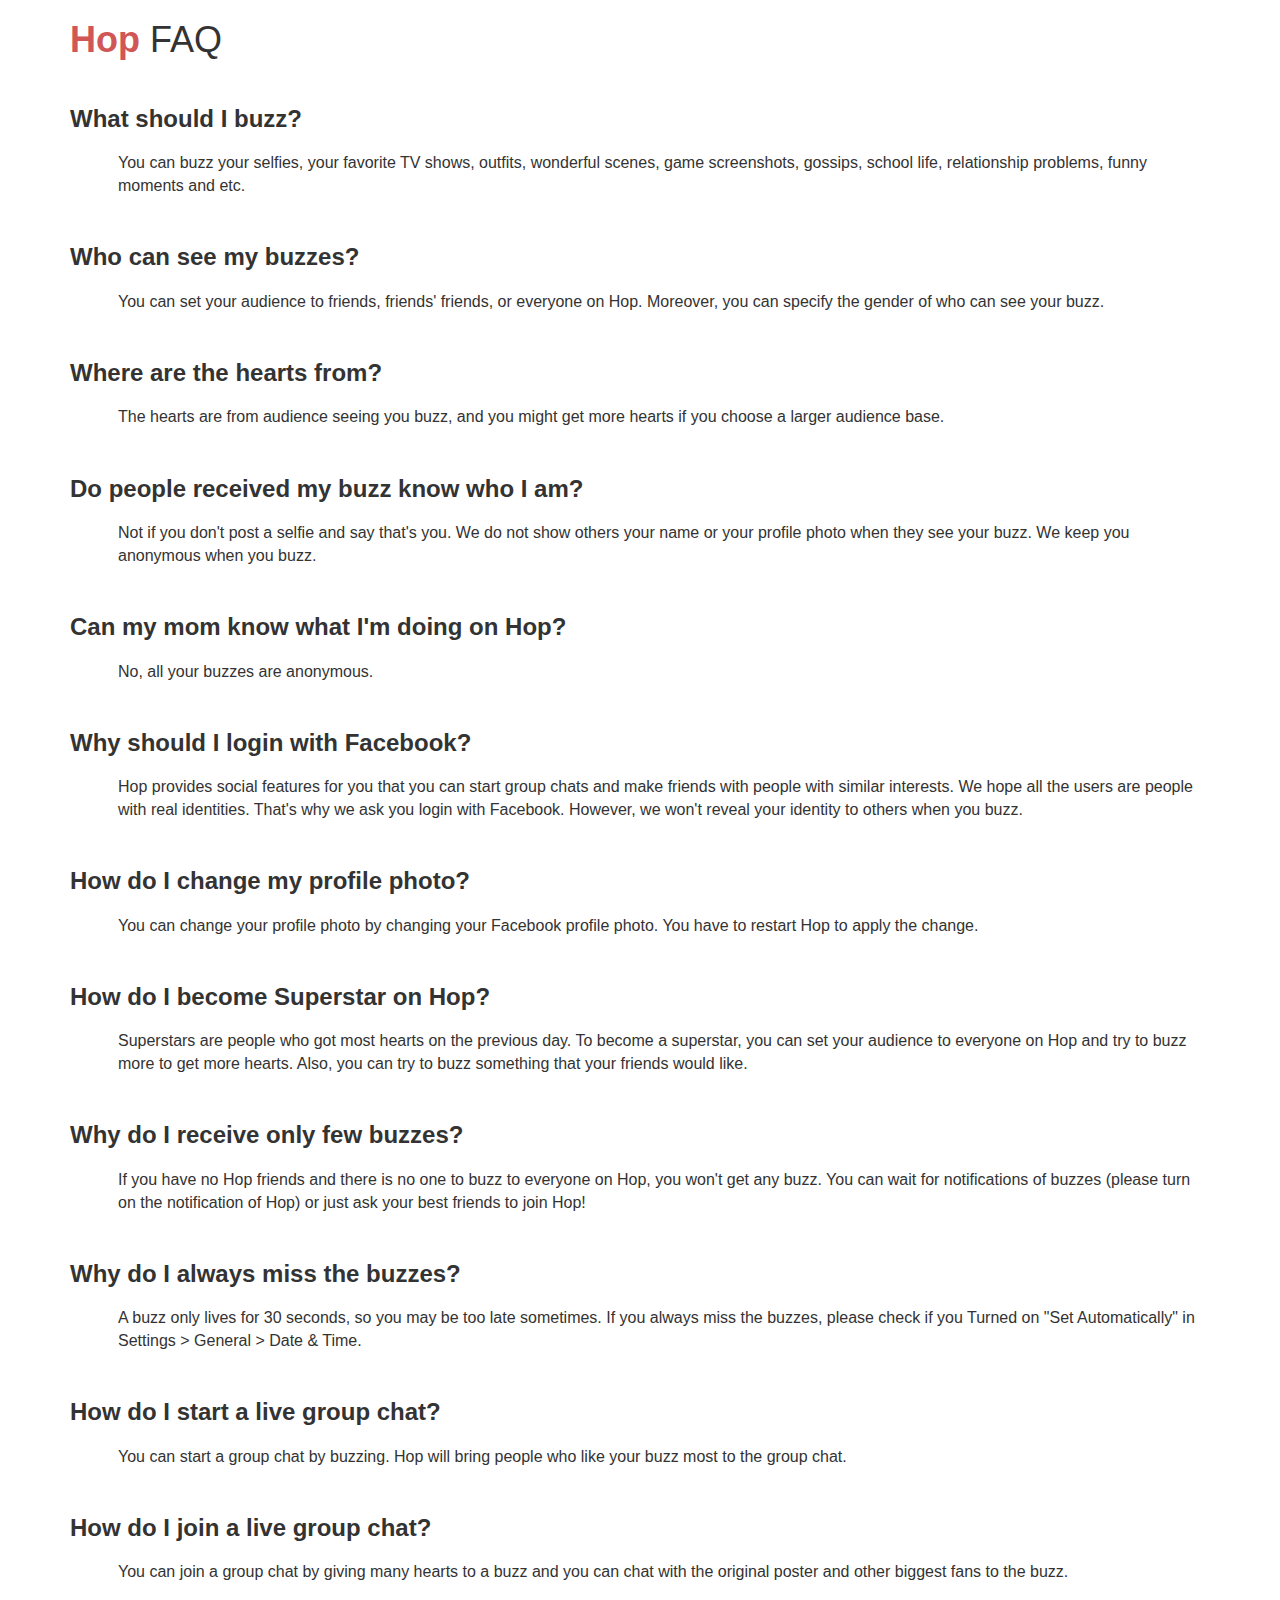
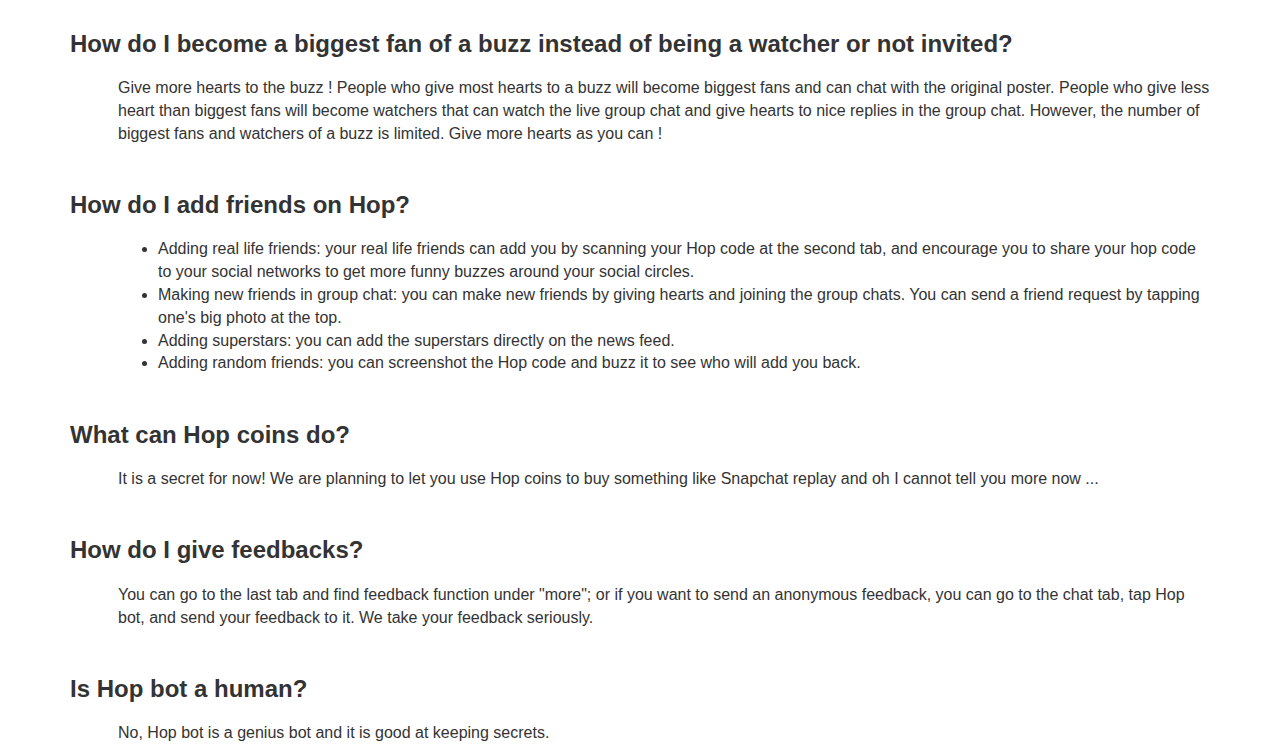
<file: faq/index.html>
<!DOCTYPE html>
<html lang="en">

<head>

    <meta charset="utf-8">
    <meta http-equiv="X-UA-Compatible" content="IE=edge">
    <meta name="viewport" content="width=device-width, initial-scale=1">
    <meta name="description" content="Hop Terms of Service">
    <meta name="author" content="AppFinca Inc.">

    <title>Hop Acknowledgement</title>

    <!-- Bootstrap Core CSS -->
    <link rel="stylesheet" href="https://maxcdn.bootstrapcdn.com/bootstrap/3.3.5/css/bootstrap.min.css">
    <style type="text/css">
        .text-primary {
            color: #d15656;
        }

        a {
            color: #d15656;
            -webkit-transition: all .35s;
            -moz-transition: all .35s;
            transition: all .35s;
        }

        a:hover,
        a:focus {
            color: #FF9147;
        }

        h1,
        h2,
        h3,
        h4,
        h5,
        h6 {
            font-weight: 300;
            margin-bottom: 20px;
        }

        h2 {
            margin-top: 30px;
        }

        p, ul {
            margin-bottom: 10px;
            margin-left: 48px;
            font-size: 16px;
        }

        ul.no-dec {
            list-style-type: none;
        }

        ::-moz-selection {
            text-shadow: none;
            background: #F1CCCC;
        }

        ::selection {
            text-shadow: none;
            background: #F1CCCC;
        }
    </style>
    <link rel="stylesheet" href="../css/common.css">
</head>

<body>
    <div id="acknowledgement_content" class="container">
        <h1><a href="/"><strong>Hop</strong></a> FAQ</h1>
		
		<h3><br/><strong>What should I buzz?</strong></h3>
		<p>You can buzz your selfies, your favorite TV shows, outfits, wonderful scenes, game screenshots, gossips, school life, relationship problems, funny moments and etc.</p>
		<h3><br/><strong>Who can see my buzzes?</strong></h3>
		<p>You can set your audience to friends, friends' friends, or everyone on Hop. Moreover, you can specify the gender of who can see your buzz.</p>
		<h3><br/><strong>Where are the hearts from?</strong></h3>
		<p>The hearts are from audience seeing you buzz, and you might get more hearts if you choose a larger audience base.</p>
		<h3><br/><strong>Do people received my buzz know who I am?</strong></h3>
		<p>Not if you don't post a selfie and say that's you. We do not show others your name or your profile photo when they see your buzz. We keep you anonymous when you buzz.</p>
		<h3><br/><strong>Can my mom know what I'm doing on Hop?</strong></h3>
		<p>No, all your buzzes are anonymous.</p>
		<h3><br/><strong>Why should I login with Facebook?</strong></h3>
		<p>Hop provides social features for you that you can start group chats and make friends with people with similar interests.  We hope all the users are people with real identities. That's why we ask you login with Facebook. However, we won't reveal your identity to others when you buzz.</p>
		<h3><br/><strong>How do I change my profile photo?</strong></h3>
		<p>You can change your profile photo by changing your Facebook profile photo. You have to restart Hop to apply the change. </p>
		<h3><br/><strong>How do I become Superstar on Hop?</strong></h3>
		<p>Superstars are people who got most hearts on the previous day. To become a superstar, you can set your audience to everyone on Hop and try to buzz more to get more hearts. Also, you can try to buzz something that your friends would  like.</p>
		<h3><br/><strong>Why do I receive only few buzzes?</strong></h3>
		<p>If you have no Hop friends and there is no one to buzz to everyone on Hop, you won't get any buzz. You can wait for notifications of buzzes (please turn on the notification of Hop) or just ask your best friends to join Hop!</p>
		<h3><br/><strong>Why do I always miss the buzzes?</strong></h3>
		<p>A buzz only lives for 30 seconds, so you may be too late sometimes. If you always miss the buzzes, please check if you Turned on "Set Automatically" in Settings > General > Date & Time.</p> 
		
		<h3><br/><strong>How do I start a live group chat?</strong></h3>
		<p>You can start a group chat by buzzing. Hop will bring people who like your buzz most to the group chat.</p>
		<h3><br/><strong>How do I join a live group chat?</strong></h3>
		<p>You can join a group chat by giving many hearts to a buzz and you can chat with the original poster and other biggest fans to the buzz.</p>
		<h3><br/><strong>How do I become a biggest fan of a buzz instead of being a watcher or not invited?</strong></h3>
		<p>Give more hearts to the buzz ! People who give most hearts to a buzz will become biggest fans and can chat with the original poster. People who give less heart than biggest fans will become watchers that can watch the live group chat and give hearts to nice replies in the group chat. However, the number of biggest fans and watchers of a buzz is limited. Give more hearts as you can !  </p>
		<h3><br/><strong>How do I add friends on Hop?</strong></h3>
		<ul>
			<li>Adding real life friends: your real life friends can add you by scanning your Hop code at the second tab, and encourage you to share your hop code to your social networks to get more funny buzzes around your social circles.</li>
			<li>Making new friends in group chat: you can make new friends by giving hearts and joining the group chats. You can send a friend request by tapping one's big photo at the top.</li>
			<li>Adding superstars: you can add the superstars directly on the news feed.</li>
			<li>Adding random friends: you can screenshot the Hop code and buzz it to see who will add you back.</li>
		</ul>
		<h3><br/><strong>What can Hop coins do?</strong></h3>
		<p>It is a secret for now! We are planning to let you use Hop coins to buy something like Snapchat replay and oh I cannot tell you more now ...</p>
		<h3><br/><strong>How do I give feedbacks?</strong></h3>
		<p>You can go to the last tab and find feedback function under "more"; or if you want to send an anonymous feedback, you can go to the chat tab, tap Hop bot, and send your feedback to it. We take your feedback seriously.</p>
		<h3><br/><strong>Is Hop bot a human?</strong></h3>
		<p>No, Hop bot is a genius bot and it is good at keeping secrets.</p>
    </div>
</body>
</html>
</file>
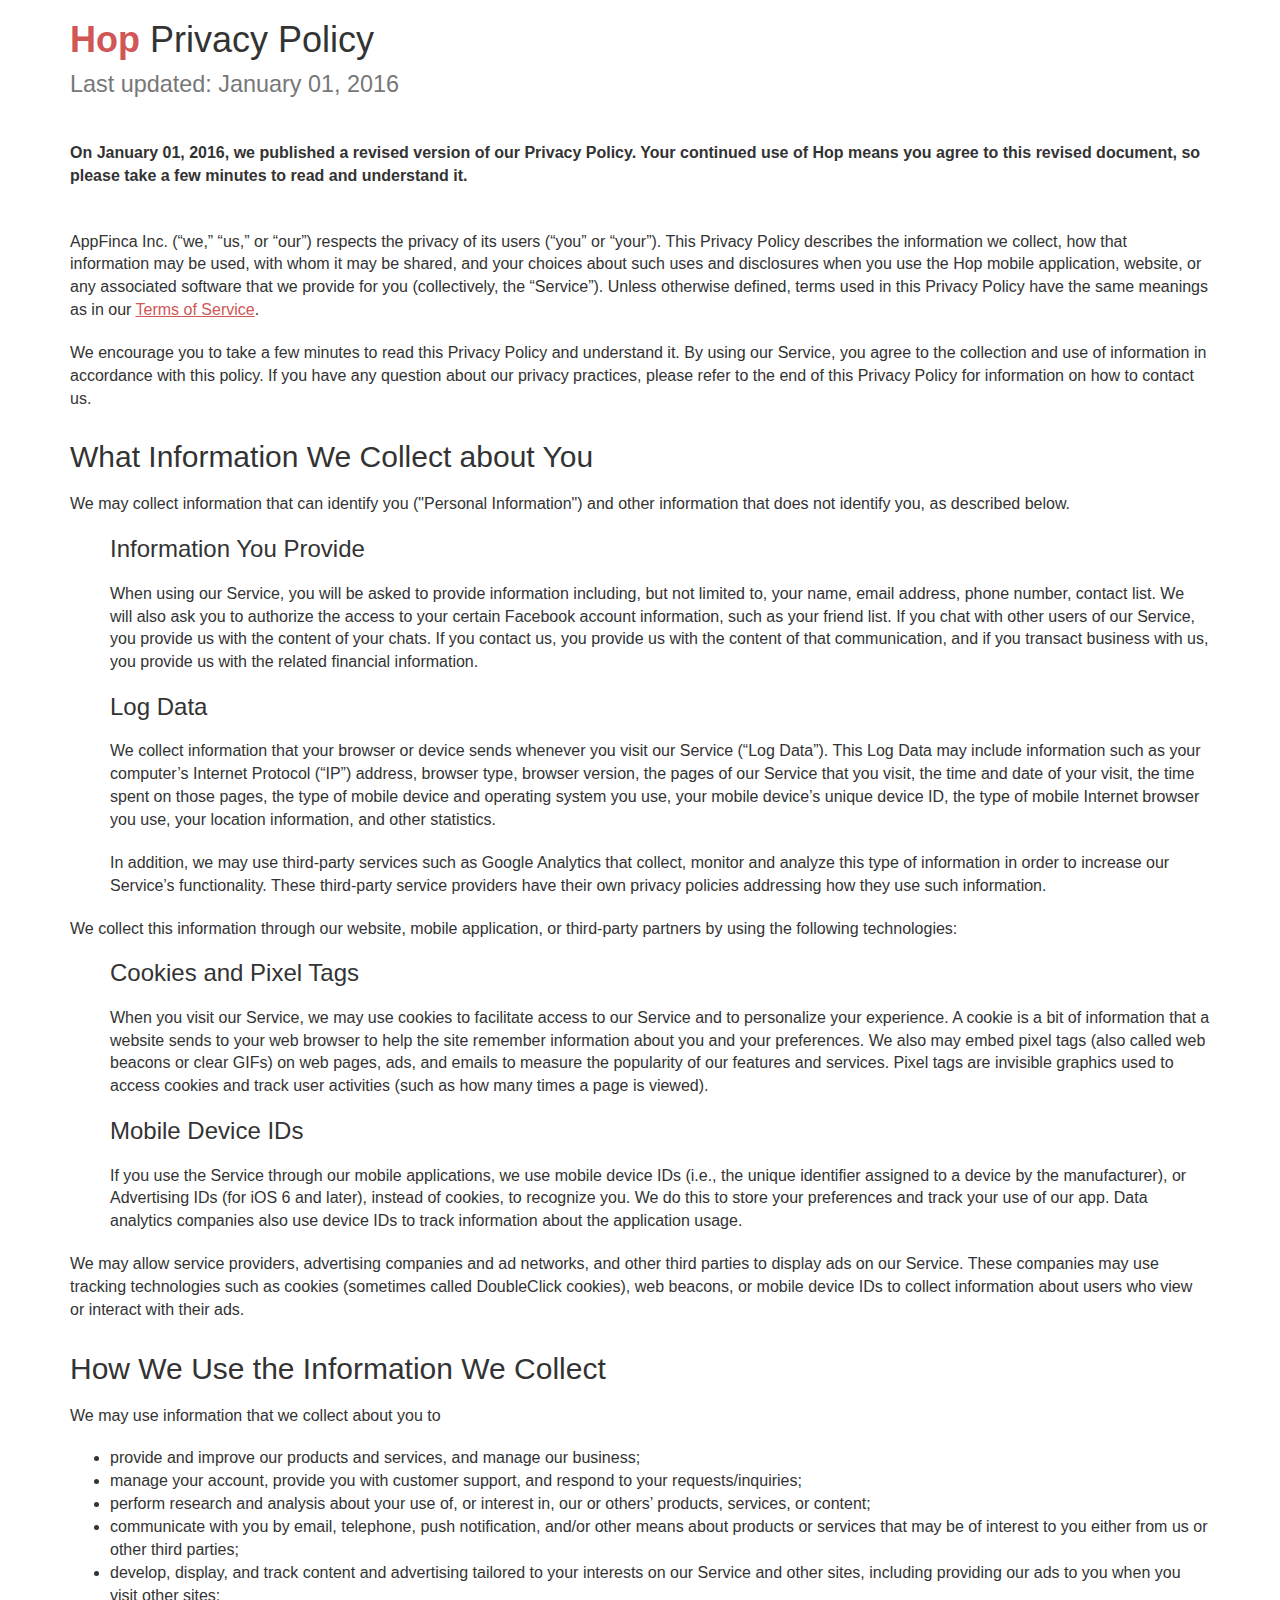
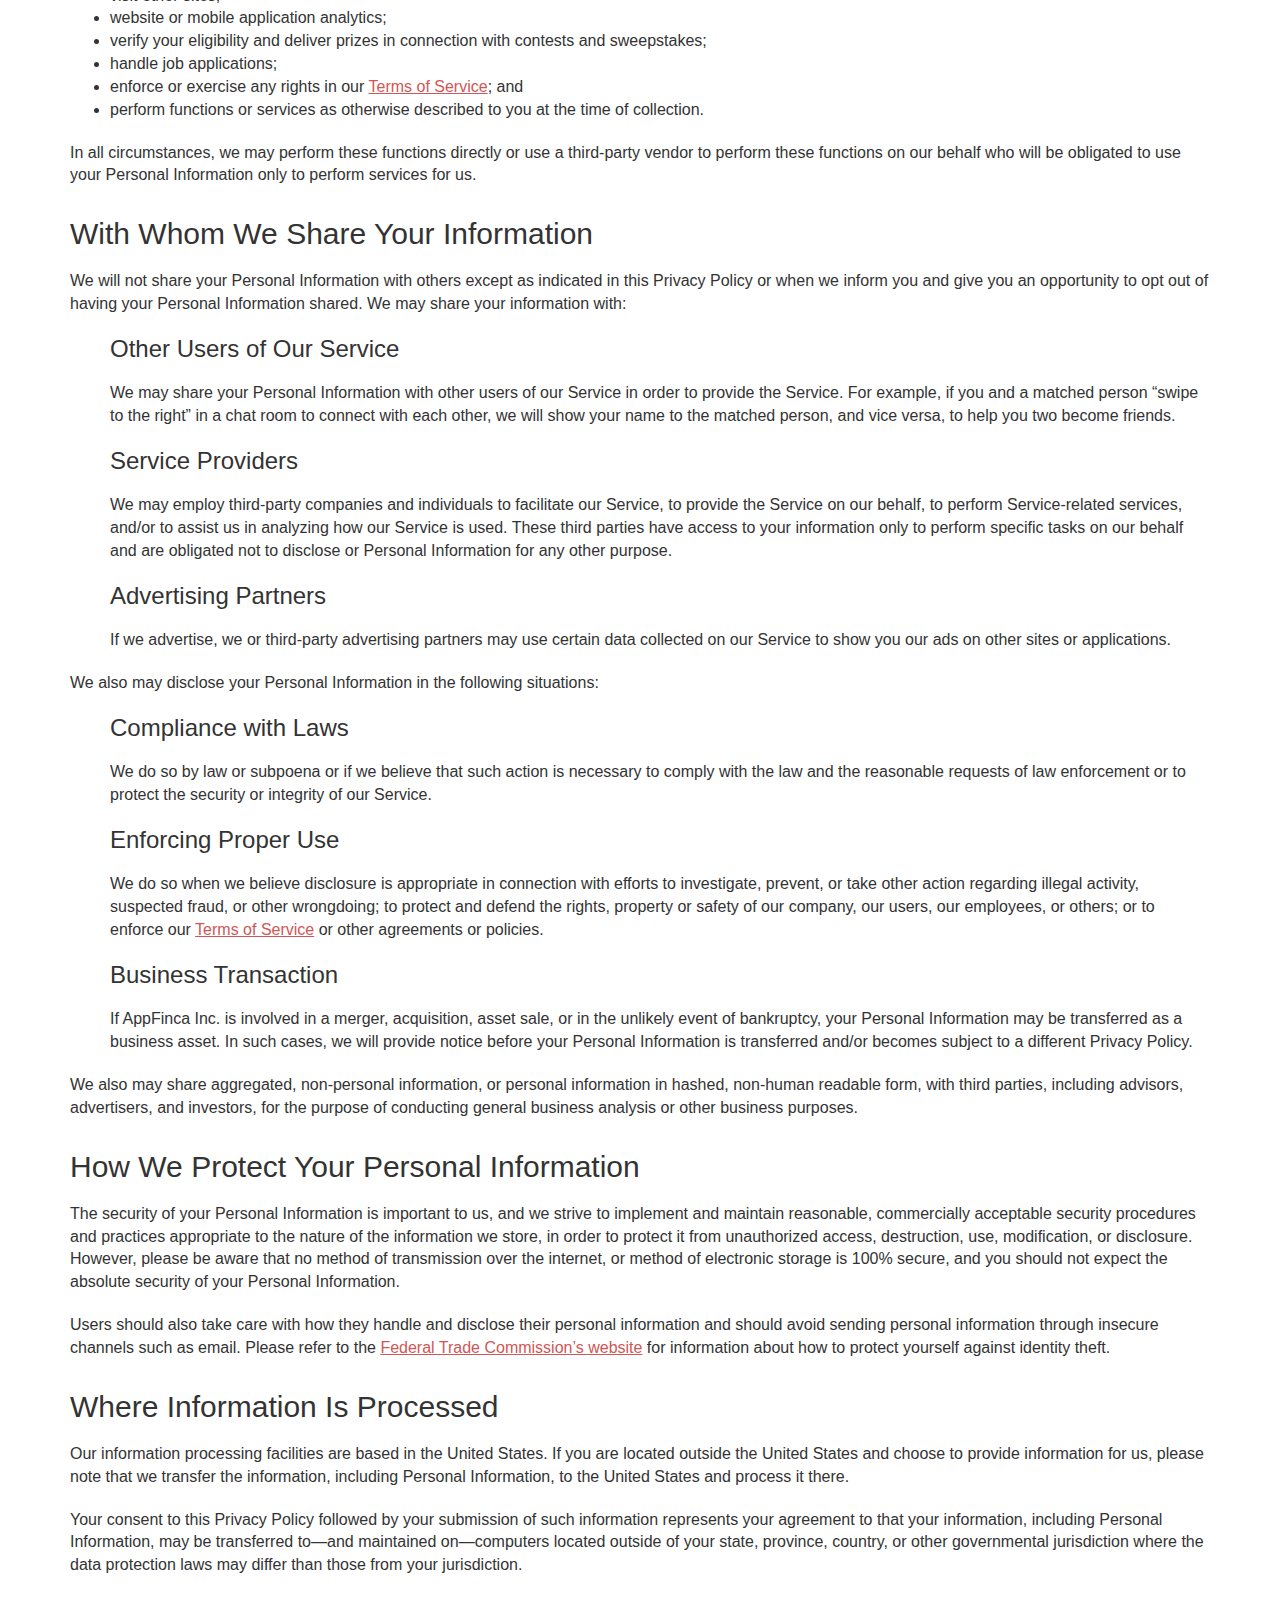
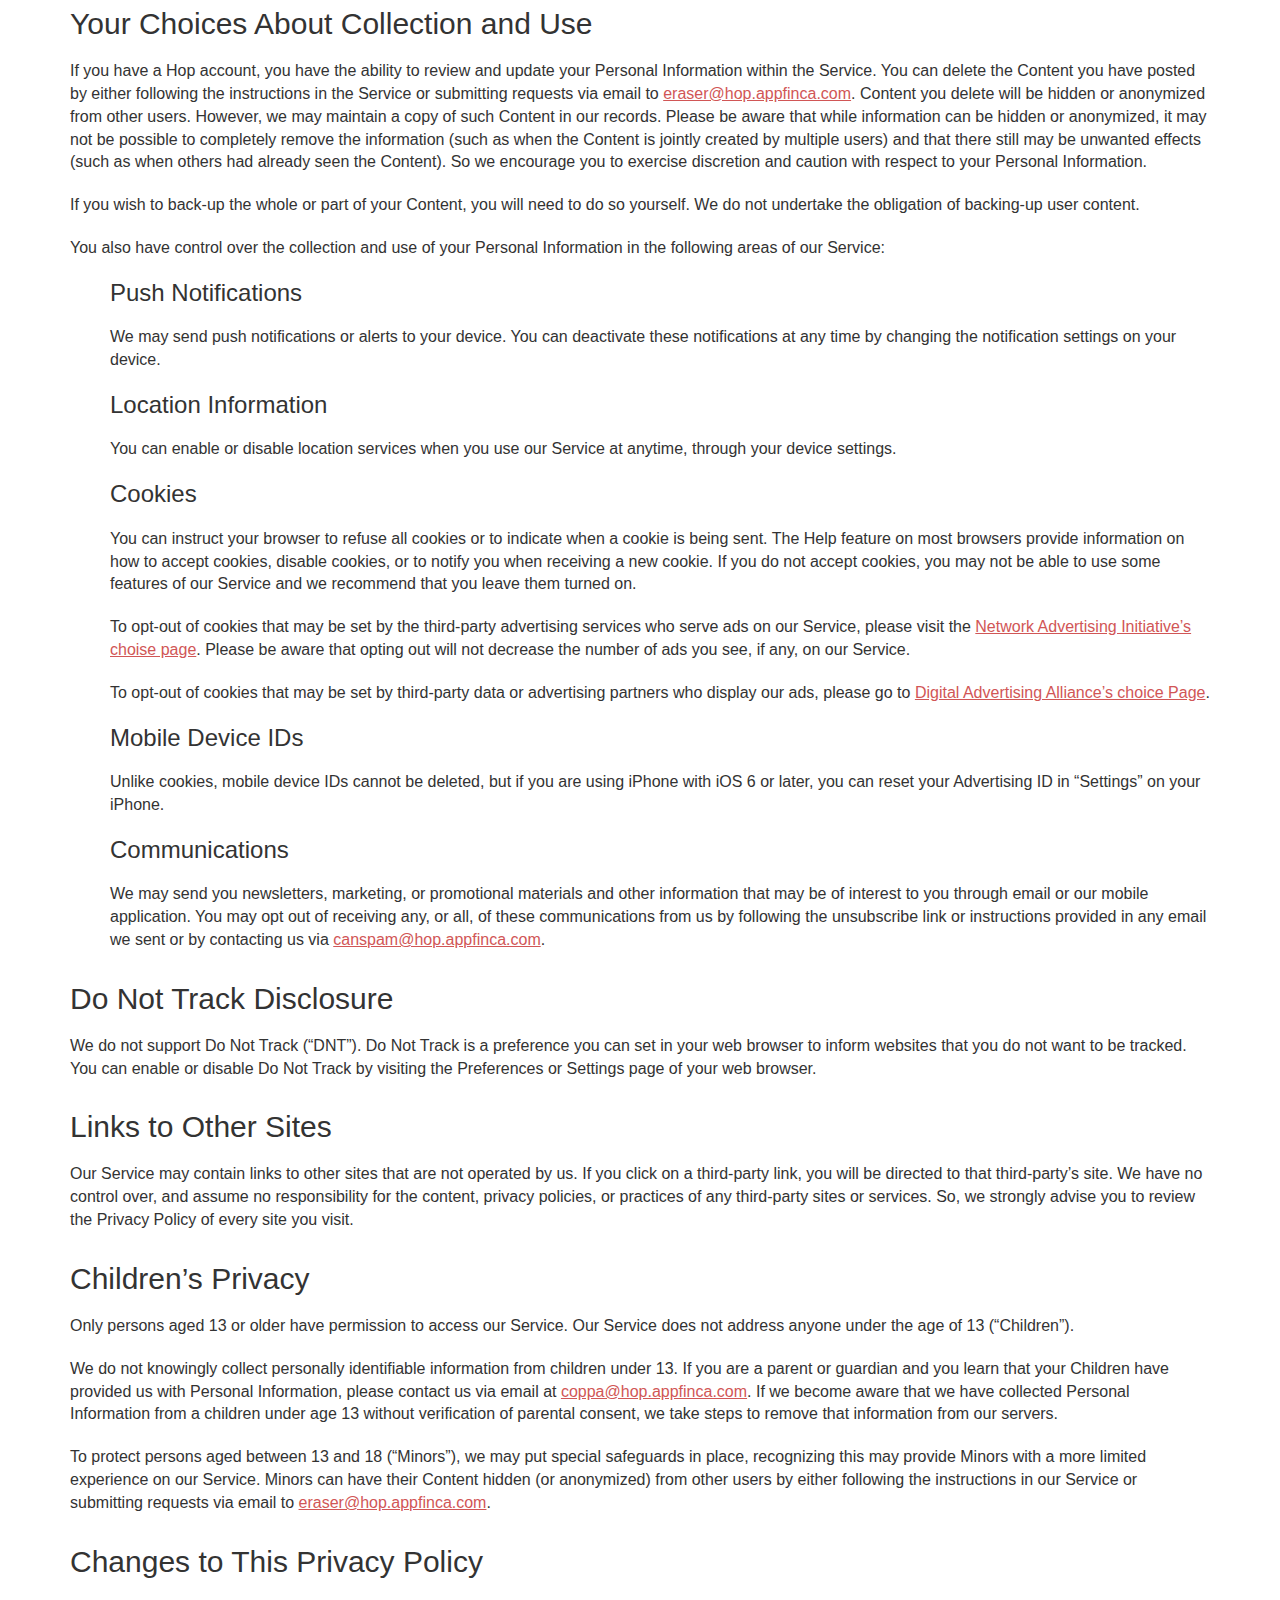
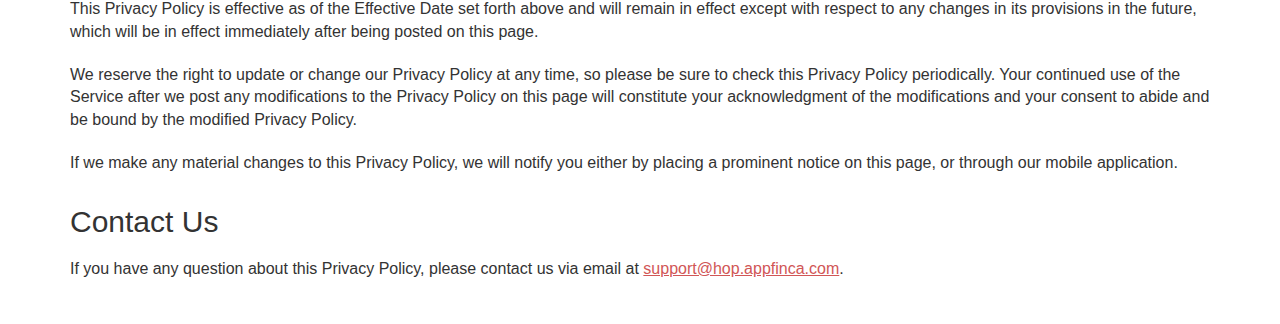
<file: privacy/index.html>
<!DOCTYPE html>
<html lang="en">

<head>

    <meta charset="utf-8">
    <meta http-equiv="X-UA-Compatible" content="IE=edge">
    <meta name="viewport" content="width=device-width, initial-scale=1">
    <meta name="description" content="Hop Privacy Policy">
    <meta name="author" content="AppFinca Inc.">

    <title>Hop Privacy Policy</title>

    <!-- Bootstrap Core CSS -->
    <link rel="stylesheet" href="https://maxcdn.bootstrapcdn.com/bootstrap/3.3.5/css/bootstrap.min.css">
    <style type="text/css">
        .text-primary {
            color: #d15656;
        }

        a {
            color: #d15656;
            -webkit-transition: all .35s;
            -moz-transition: all .35s;
            transition: all .35s;
        }

        a:hover,
        a:focus {
            color: #FF9147;
        }

        h1,
        h2,
        h3,
        h4,
        h5,
        h6 {
            font-weight: 300;
            margin-bottom: 20px;
        }

        h2 {
            margin-top: 30px;
        }

        p,
        ul {
            margin-bottom: 20px;
            font-size: 16px;
        }

        ul.no-dec {
            list-style-type: none;
        }

        ::-moz-selection {
            text-shadow: none;
            background: #F1CCCC;
        }

        ::selection {
            text-shadow: none;
            background: #F1CCCC;
        }
    </style>
    <link rel="stylesheet" href="../css/common.css">
</head>

<body>
    <div class="container">
        <h1><a href="/"><strong>Hop</strong></a> Privacy Policy<br/><small>Last updated: January 01, 2016</small></h1>

        <p>
            <br/><strong>On January 01, 2016, we published a revised version of our Privacy Policy. Your continued use of Hop means you agree to this revised document, so please take a few minutes to read and understand it.</strong></p>

        <p>
            <br/>AppFinca Inc. (“we,” “us,” or “our”) respects the privacy of its users (“you” or “your”). This Privacy Policy describes the information we collect, how that information may be used, with whom it may be shared, and your choices about such uses and disclosures when you use the Hop mobile application, website, or any associated software that we provide for you (collectively, the “Service”). Unless otherwise defined, terms used in this Privacy Policy have the same meanings as in our <a href="../terms">Terms of Service</a>.</p>

        <p>We encourage you to take a few minutes to read this Privacy Policy and understand it. By using our Service, you agree to the collection and use of information in accordance with this policy. If you have any question about our privacy practices, please refer to the end of this Privacy Policy for information on how to contact us.</p>

        <h2>What Information We Collect about You</h2>

        <p>We may collect information that can identify you ("Personal Information") and other information that does not identify you, as described below.</p>

        <ul class="no-dec">
            <li>
                <h3>Information You Provide</h3>
                <p>When using our Service, you will be asked to provide information including, but not limited to, your name, email address, phone number, contact list. We will also ask you to authorize the access to your certain Facebook account information, such as your friend list. If you chat with other users of our Service, you provide us with the content of your chats. If you contact us, you provide us with the content of that communication, and if you transact business with us, you provide us with the related financial information.</p>
            </li>
            <li>
                <h3>Log Data</h3>
                <p>We collect information that your browser or device sends whenever you visit our Service (“Log Data”). This Log Data may include information such as your computer’s Internet Protocol (“IP”) address, browser type, browser version, the pages of our Service that you visit, the time and date of your visit, the time spent on those pages, the type of mobile device and operating system you use, your mobile device’s unique device ID, the type of mobile Internet browser you use, your location information, and other statistics.</p>
                <p>In addition, we may use third-party services such as Google Analytics that collect, monitor and analyze this type of information in order to increase our Service’s functionality. These third-party service providers have their own privacy policies addressing how they use such information.</p>
            </li>
        </ul>

        <p>We collect this information through our website, mobile application, or third-party partners by using the following technologies:</p>
        <ul class="no-dec">
            <li>
                <h3>Cookies and Pixel Tags</h3>
                <p>When you visit our Service, we may use cookies to facilitate access to our Service and to personalize your experience. A cookie is a bit of information that a website sends to your web browser to help the site remember information about you and your preferences. We also may embed pixel tags (also called web beacons or clear GIFs) on web pages, ads, and emails to measure the popularity of our features and services. Pixel tags are invisible graphics used to access cookies and track user activities (such as how many times a page is viewed).</p>
            </li>
            <li>
                <h3>Mobile Device IDs</h3>
                <p>If you use the Service through our mobile applications, we use mobile device IDs (i.e., the unique identifier assigned to a device by the manufacturer), or Advertising IDs (for iOS 6 and later), instead of cookies, to recognize you. We do this to store your preferences and track your use of our app. Data analytics companies also use device IDs to track information about the application usage.</p>
            </li>
        </ul>

        <p>We may allow service providers, advertising companies and ad networks, and other third parties to display ads on our Service. These companies may use tracking technologies such as cookies (sometimes called DoubleClick cookies), web beacons, or mobile device IDs to collect information about users who view or interact with their ads.</p>

        <h2>How We Use the Information We Collect</h2>

        <p>We may use information that we collect about you to</p>

        <ul>
            <li>provide and improve our products and services, and manage our business;</li>
            <li>manage your account, provide you with customer support, and respond to your requests/inquiries;</li>
            <li>perform research and analysis about your use of, or interest in, our or others’ products, services, or content;</li>
            <li>communicate with you by email, telephone, push notification, and/or other means about products or services that may be of interest to you either from us or other third parties;</li>
            <li>develop, display, and track content and advertising tailored to your interests on our Service and other sites, including providing our ads to you when you visit other sites;</li>
            <li>website or mobile application analytics;</li>
            <li>verify your eligibility and deliver prizes in connection with contests and sweepstakes;</li>
            <li>handle job applications;</li>
            <li>enforce or exercise any rights in our <a href="../terms">Terms of Service</a>; and</li>
            <li>perform functions or services as otherwise described to you at the time of collection.</li>
        </ul>

        <p>In all circumstances, we may perform these functions directly or use a third-party vendor to perform these functions on our behalf who will be obligated to use your Personal Information only to perform services for us. </p>

        <h2>With Whom We Share Your Information</h2>

        <p>We will not share your Personal Information with others except as indicated in this Privacy Policy or when we inform you and give you an opportunity to opt out of having your Personal Information shared. We may share your information with:</p>

        <ul class="no-dec">
            <li>
                <h3>Other Users of Our Service</h3>
                <p>We may share your Personal Information with other users of our Service in order to provide the Service. For example, if you and a matched person “swipe to the right” in a chat room to connect with each other, we will show your name to the matched person, and vice versa, to help you two become friends.</p>
            </li>
            <li>
                <h3>Service Providers</h3>
                <p>We may employ third-party companies and individuals to facilitate our Service, to provide the Service on our behalf, to perform Service-related services, and/or to assist us in analyzing how our Service is used. These third parties have access to your information only to perform specific tasks on our behalf and are obligated not to disclose or Personal Information for any other purpose.</p>
            </li>
            <li>
                <h3>Advertising Partners</h3>
                <p>If we advertise, we or third-party
                    <!--(behavioral)-->advertising partners may use certain data collected on our Service to show you our ads on other sites or applications.</p>
            </li>
        </ul>

        <p>We also may disclose your Personal Information in the following situations:</p>

        <ul class="no-dec">
            <li>
                <h3>Compliance with Laws</h3>
                <p>We do so by law or subpoena or if we believe that such action is necessary to comply with the law and the reasonable requests of law enforcement or to protect the security or integrity of our Service.</p>
            </li>
            <li>
                <h3>Enforcing Proper Use</h3>
                <p>We do so when we believe disclosure is appropriate in connection with efforts to investigate, prevent, or take other action regarding illegal activity, suspected fraud, or other wrongdoing; to protect and defend the rights, property or safety of our company, our users, our employees, or others; or to enforce our <a href="../terms">Terms of Service</a> or other agreements or policies.</p>
            </li>
            <li>
                <h3>Business Transaction</h3>
                <p>If AppFinca Inc. is involved in a merger, acquisition, asset sale, or in the unlikely event of bankruptcy, your Personal Information may be transferred as a business asset. In such cases, we will provide notice before your Personal Information is transferred and/or becomes subject to a different Privacy Policy.</p>
            </li>
        </ul>

        <p>We also may share aggregated, non-personal information, or personal information in hashed, non-human readable form, with third parties, including advisors, advertisers, and investors, for the purpose of conducting general business analysis or other business purposes.</p>

        <h2>How We Protect Your Personal Information</h2>

        <p>The security of your Personal Information is important to us, and we strive to implement and maintain reasonable, commercially acceptable security procedures and practices appropriate to the nature of the information we store, in order to protect it from unauthorized access, destruction, use, modification, or disclosure. <!--In paticular, passwords and credit card information are transmitted using the secure socket layer (SSL) and stored with AES-256 encryption. We follow all PCI-DSS requirements and implement additional accepted industry standards to protect the information.--> However, please be aware that no method of transmission over the internet, or method of electronic storage is 100% secure, and you should not expect the absolute security of your Personal Information.</p>

        <p>Users should also take care with how they handle and disclose their personal information and should avoid sending personal information through insecure channels such as email. Please refer to the <a href="http://www.ftc.gov/bcp/menus/consumer/data.shtm" rel="nofollow">Federal Trade Commission’s website</a> for information about how to protect yourself against identity theft.</p>

        <h2>Where Information Is Processed</h2>

        <p>Our information processing facilities are based in the United States. If you are located outside the United States and choose to provide information for us, please note that we transfer the information, including Personal Information, to the United States and process it there.</p>

        <p>Your consent to this Privacy Policy followed by your submission of such information represents your agreement to that your information, including Personal Information, may be transferred to&mdash;and maintained on&mdash;computers located outside of your state, province, country, or other governmental jurisdiction where the data protection laws may differ than those from your jurisdiction.</p>

        <h2>Your Choices About Collection and Use</h2>

        <p>If you have a Hop account, you have the ability to review and update your Personal Information within the Service. You can delete the Content you have posted by either following the instructions in the Service or submitting requests via email to <a href="mailto:eraser@hop.appfinca.com">eraser@hop.appfinca.com</a>. Content you delete will be hidden or anonymized from other users. However, we may maintain a copy of such Content in our records. Please be aware that while information can be hidden or anonymized, it may not be possible to completely remove the information (such as when the Content is jointly created by multiple users) and that there still may be unwanted effects (such as when others had already seen the Content). So we encourage you to exercise discretion and caution with respect to your Personal Information.</p>

        <p>If you wish to back-up the whole or part of your Content, you will need to do so yourself. We do not undertake the obligation of backing-up user content.</p>

        <p>You also have control over the collection and use of your Personal Information in the following areas of our Service:</p>

        <ul class="no-dec">
            <li>
                <h3>Push Notifications</h3>
                <p>We may send push notifications or alerts to your device. You can deactivate these notifications at any time by changing the notification settings on your device.</p>
            </li>
            <li>
                <h3>Location Information</h3>
                <p>You can enable or disable location services when you use our Service at anytime, through your device settings.</p>
            </li>
            <li>
                <h3>Cookies</h3>
                <p>You can instruct your browser to refuse all cookies or to indicate when a cookie is being sent. The Help feature on most browsers provide information on how to accept cookies, disable cookies, or to notify you when receiving a new cookie. If you do not accept cookies, you may not be able to use some features of our Service and we recommend that you leave them turned on.</p>
                <p>To opt-out of cookies that may be set by the third-party advertising services who serve ads on our Service, please visit the <a href="http://www.networkadvertising.org/choices/" rel="nofollow">Network Advertising Initiative’s choise page</a>. Please be aware that opting out will not decrease the number of ads you see, if any, on our Service.</p>
                <p>To opt-out of cookies that may be set by third-party data or advertising partners who display our ads, please go to <a href="http://www.aboutads.info/choices/" rel="nofollow">Digital Advertising Alliance’s choice Page</a>.</p>
            </li>
            <li>
                <h3>Mobile Device IDs</h3>
                <p>Unlike cookies, mobile device IDs cannot be deleted, but if you are using iPhone with iOS 6 or later, you can reset your Advertising ID in “Settings” on your iPhone.</p>
            </li>
            <li>
                <h3>Communications</h3>
                <p>We may send you newsletters, marketing, or promotional materials and other information that may be of interest to you through email or our mobile application. You may opt out of receiving any, or all, of these communications from us by following the unsubscribe link or instructions provided in any email we sent or by contacting us via <a href="mailto:canspam@hop.appfinca.com">canspam@hop.appfinca.com</a>.</p>
            </li>
        </ul>

        <h2>Do Not Track Disclosure</h2>

        <p>We do not support Do Not Track (“DNT”). Do Not Track is a preference you can set in your web browser to inform websites that you do not want to be tracked. You can enable or disable Do Not Track by visiting the Preferences or Settings page of your web browser.</p>

        <h2>Links to Other Sites</h2>

        <p>Our Service may contain links to other sites that are not operated by us. If you click on a third-party link, you will be directed to that third-party’s site. We have no control over, and assume no responsibility for the content, privacy policies, or practices of any third-party sites or services. So, we strongly advise you to review the Privacy Policy of every site you visit.</p>

        <h2>Children’s Privacy</h2>

        <p>Only persons aged 13 or older have permission to access our Service. Our Service does not address anyone under the age of 13 (“Children”).</p>

        <p>We do not knowingly collect personally identifiable information from children under 13. If you are a parent or guardian and you learn that your Children have provided us with Personal Information, please contact us via email at <a href="mailto:coppa@hop.appfinca.com">coppa@hop.appfinca.com</a>. If we become aware that we have collected Personal Information from a children under age 13 without verification of parental consent, we take steps to remove that information from our servers.</p>

        <p>To protect persons aged between 13 and 18 (“Minors”), we may put special safeguards in place, recognizing this may provide Minors with a more limited experience on our Service. Minors can have their Content hidden (or anonymized) from other users by either following the instructions in our Service or submitting requests via email to <a href="mailto:eraser@hop.appfinca.com">eraser@hop.appfinca.com</a>.</p>

        <h2>Changes to This Privacy Policy</h2>


        <p>This Privacy Policy is effective as of the Effective Date set forth above and will remain in effect except with respect to any changes in its provisions in the future, which will be in effect immediately after being posted on this page.</p>

        <p>We reserve the right to update or change our Privacy Policy at any time, so please be sure to check this Privacy Policy periodically. Your continued use of the Service after we post any modifications to the Privacy Policy on this page will constitute your acknowledgment of the modifications and your consent to abide and be bound by the modified Privacy Policy.</p>

        <p>If we make any material changes to this Privacy Policy, we will notify you either by placing a prominent notice on this page, or through our mobile application.</p>

        <h2>Contact Us</h2>

        <p>If you have any question about this Privacy Policy, please contact us via email at <a href="mailto:support@hop.appfinca.com">support@hop.appfinca.com</a>.<br/><br/></p>

    </div>
</body>

</html>
</file>
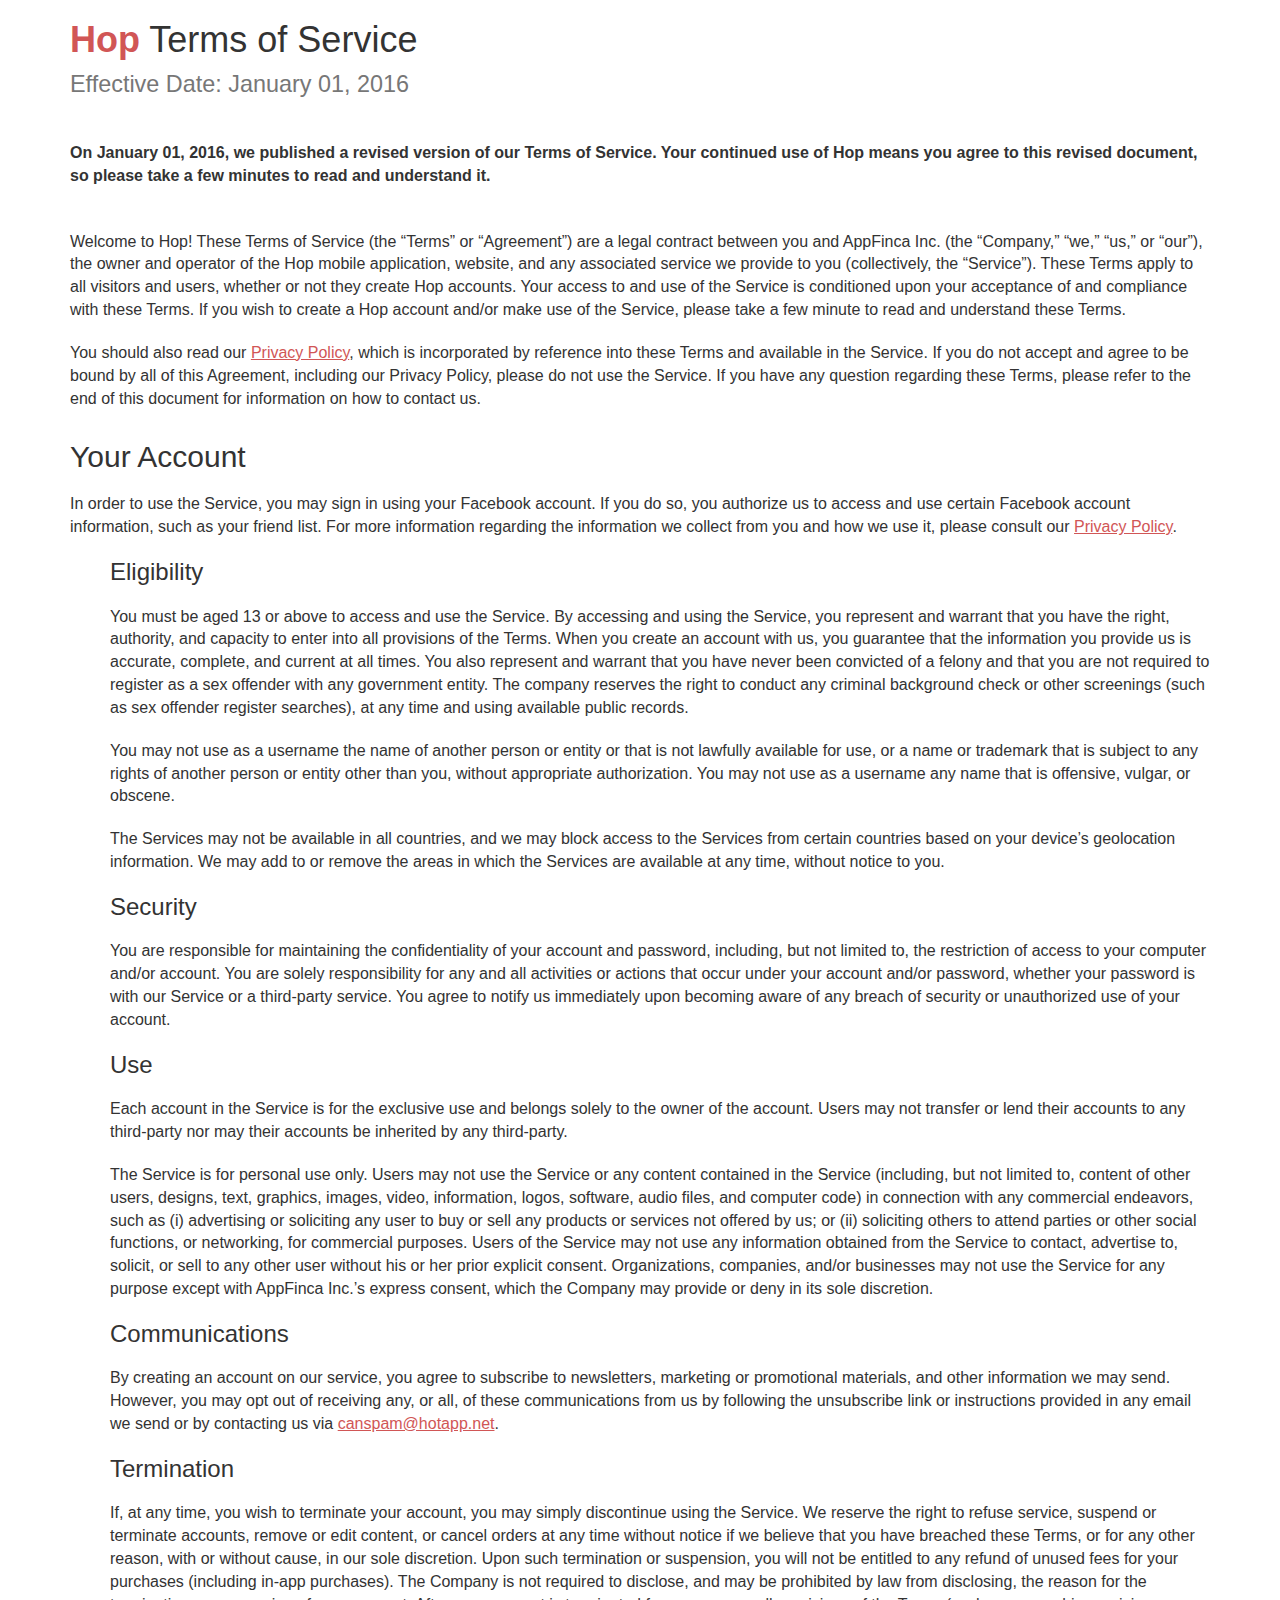
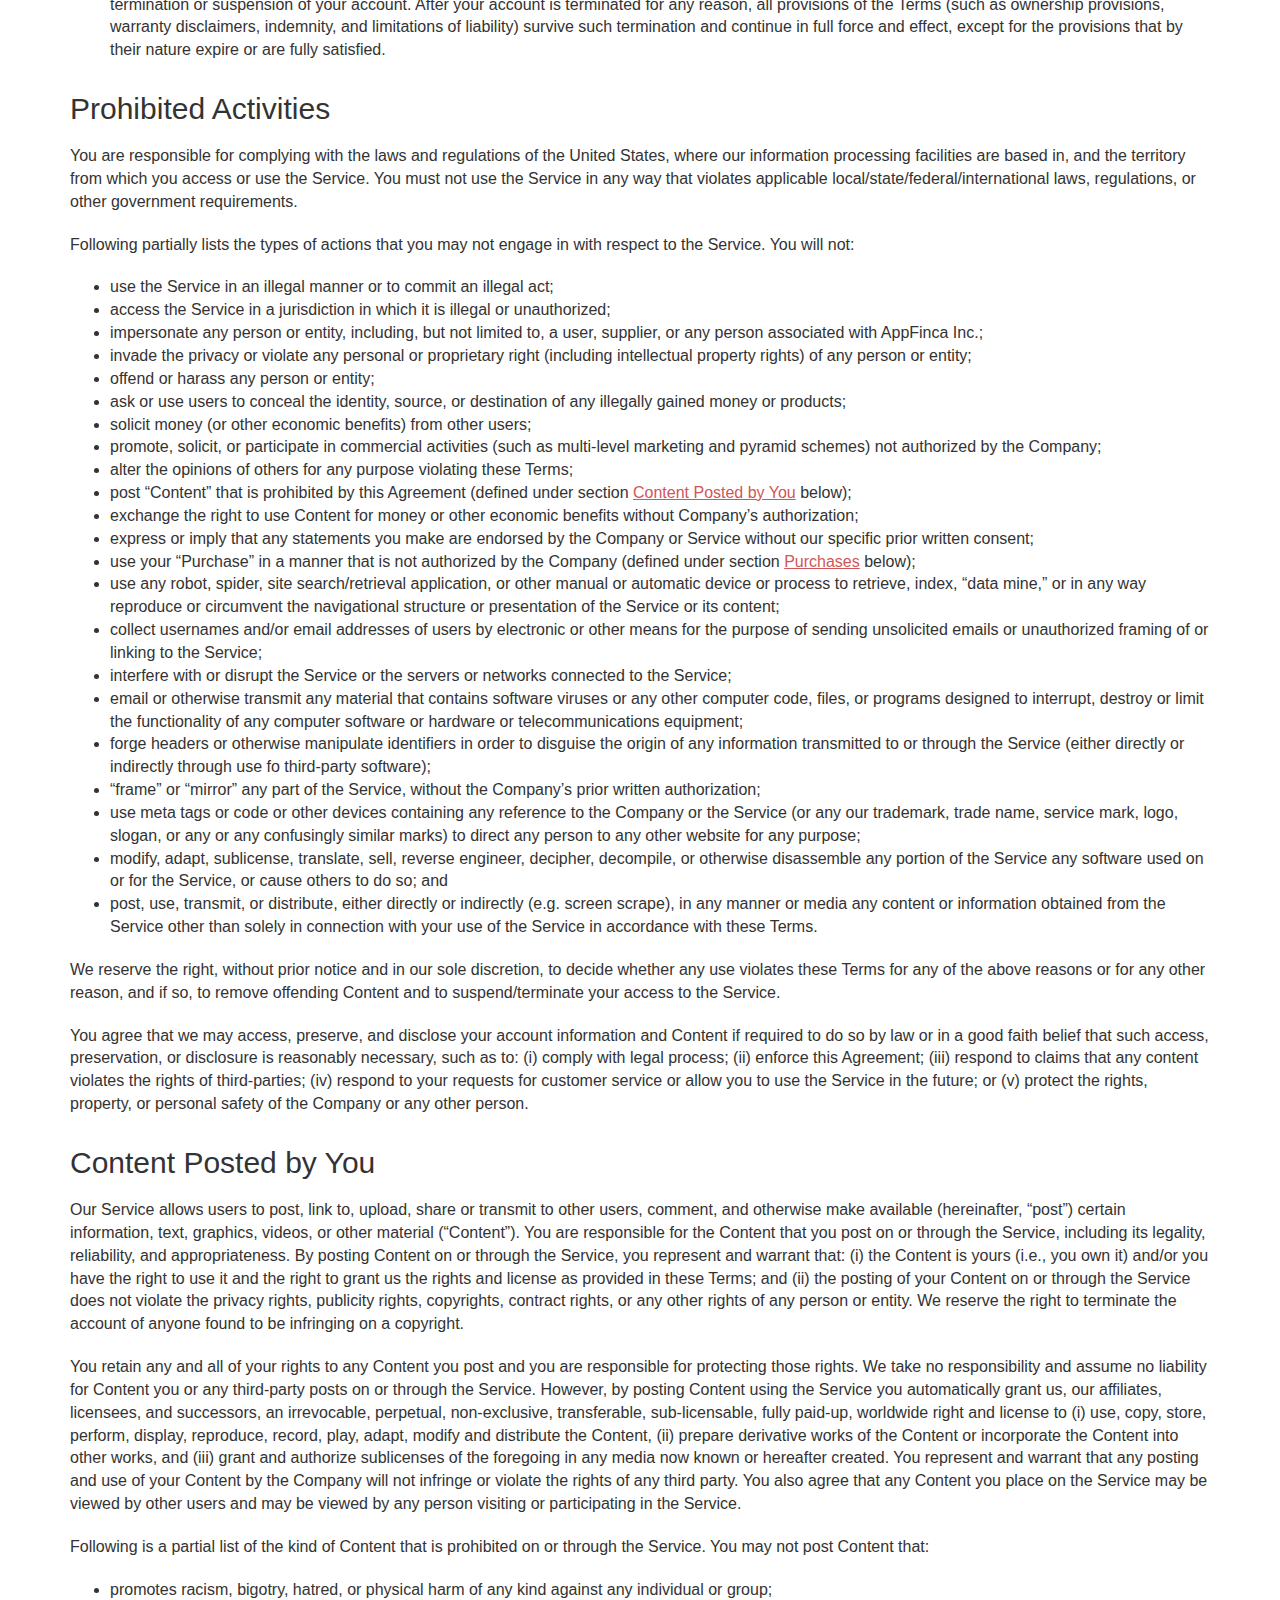
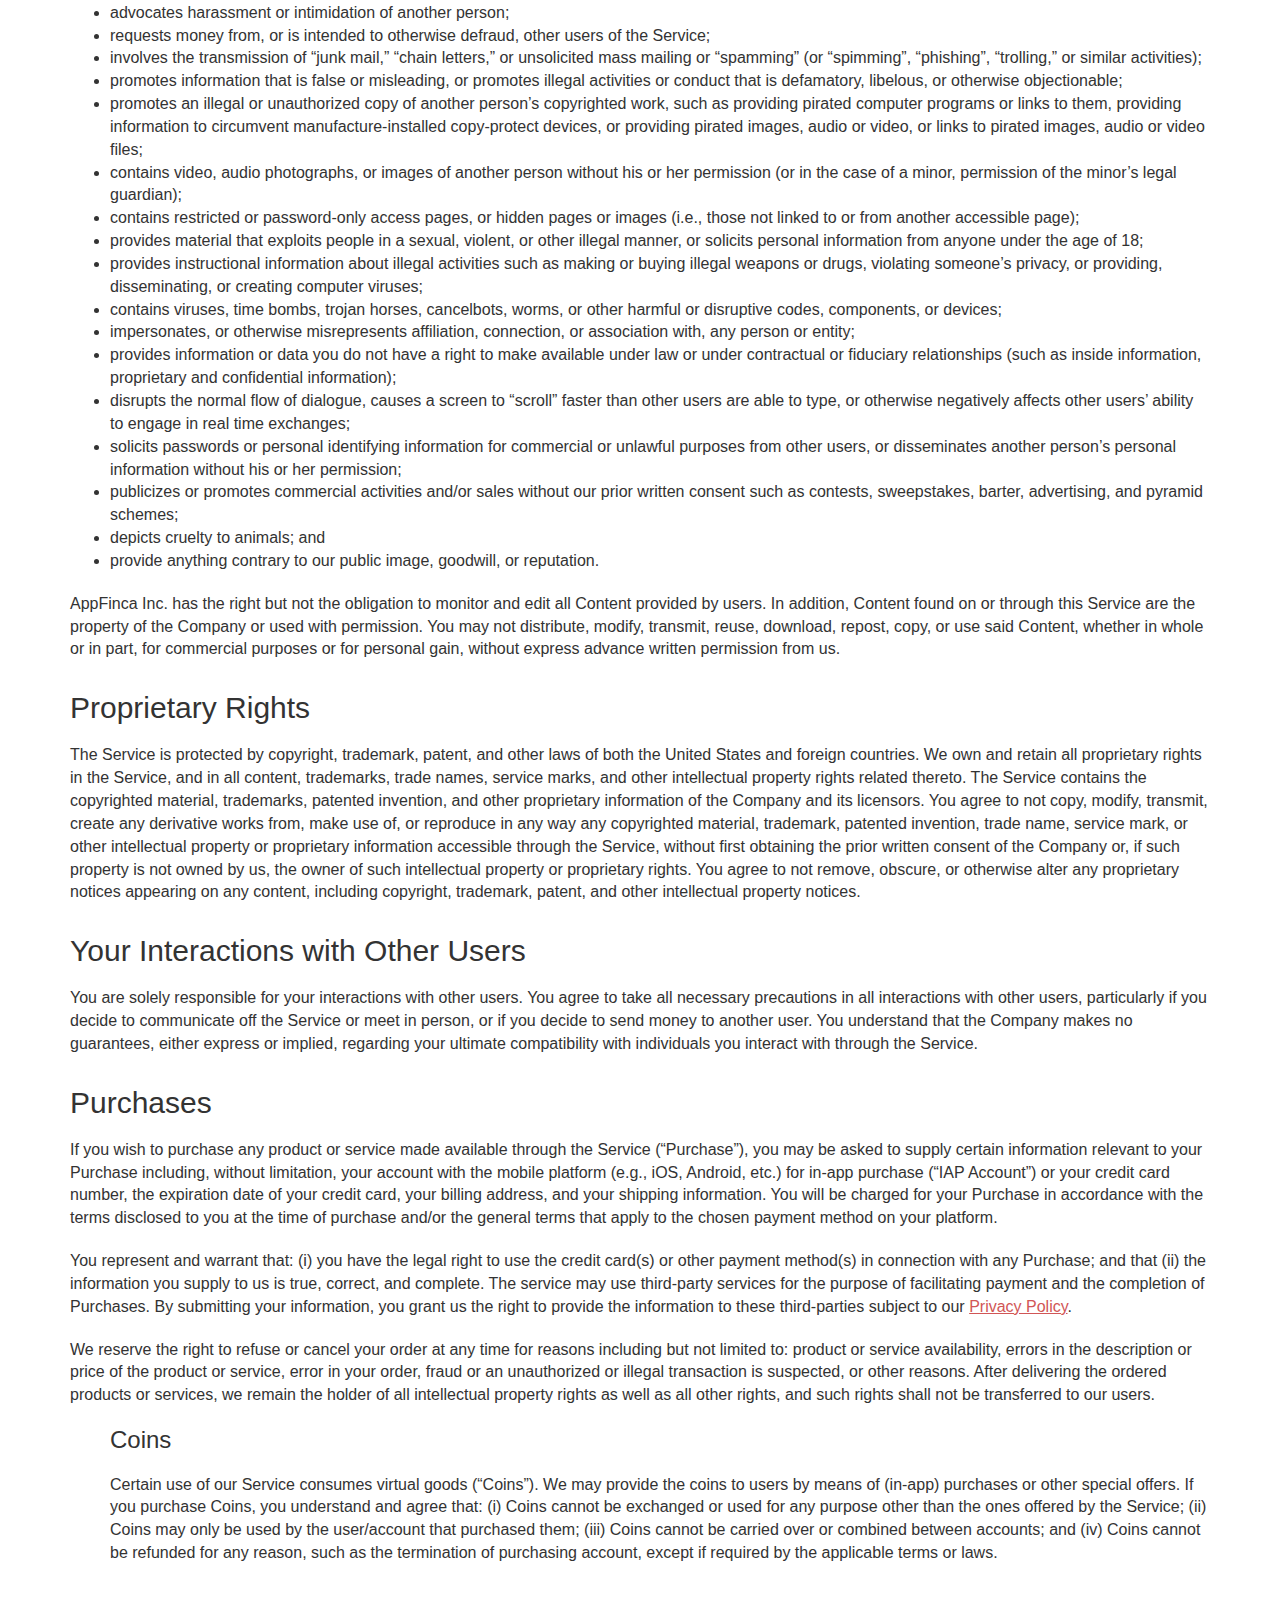
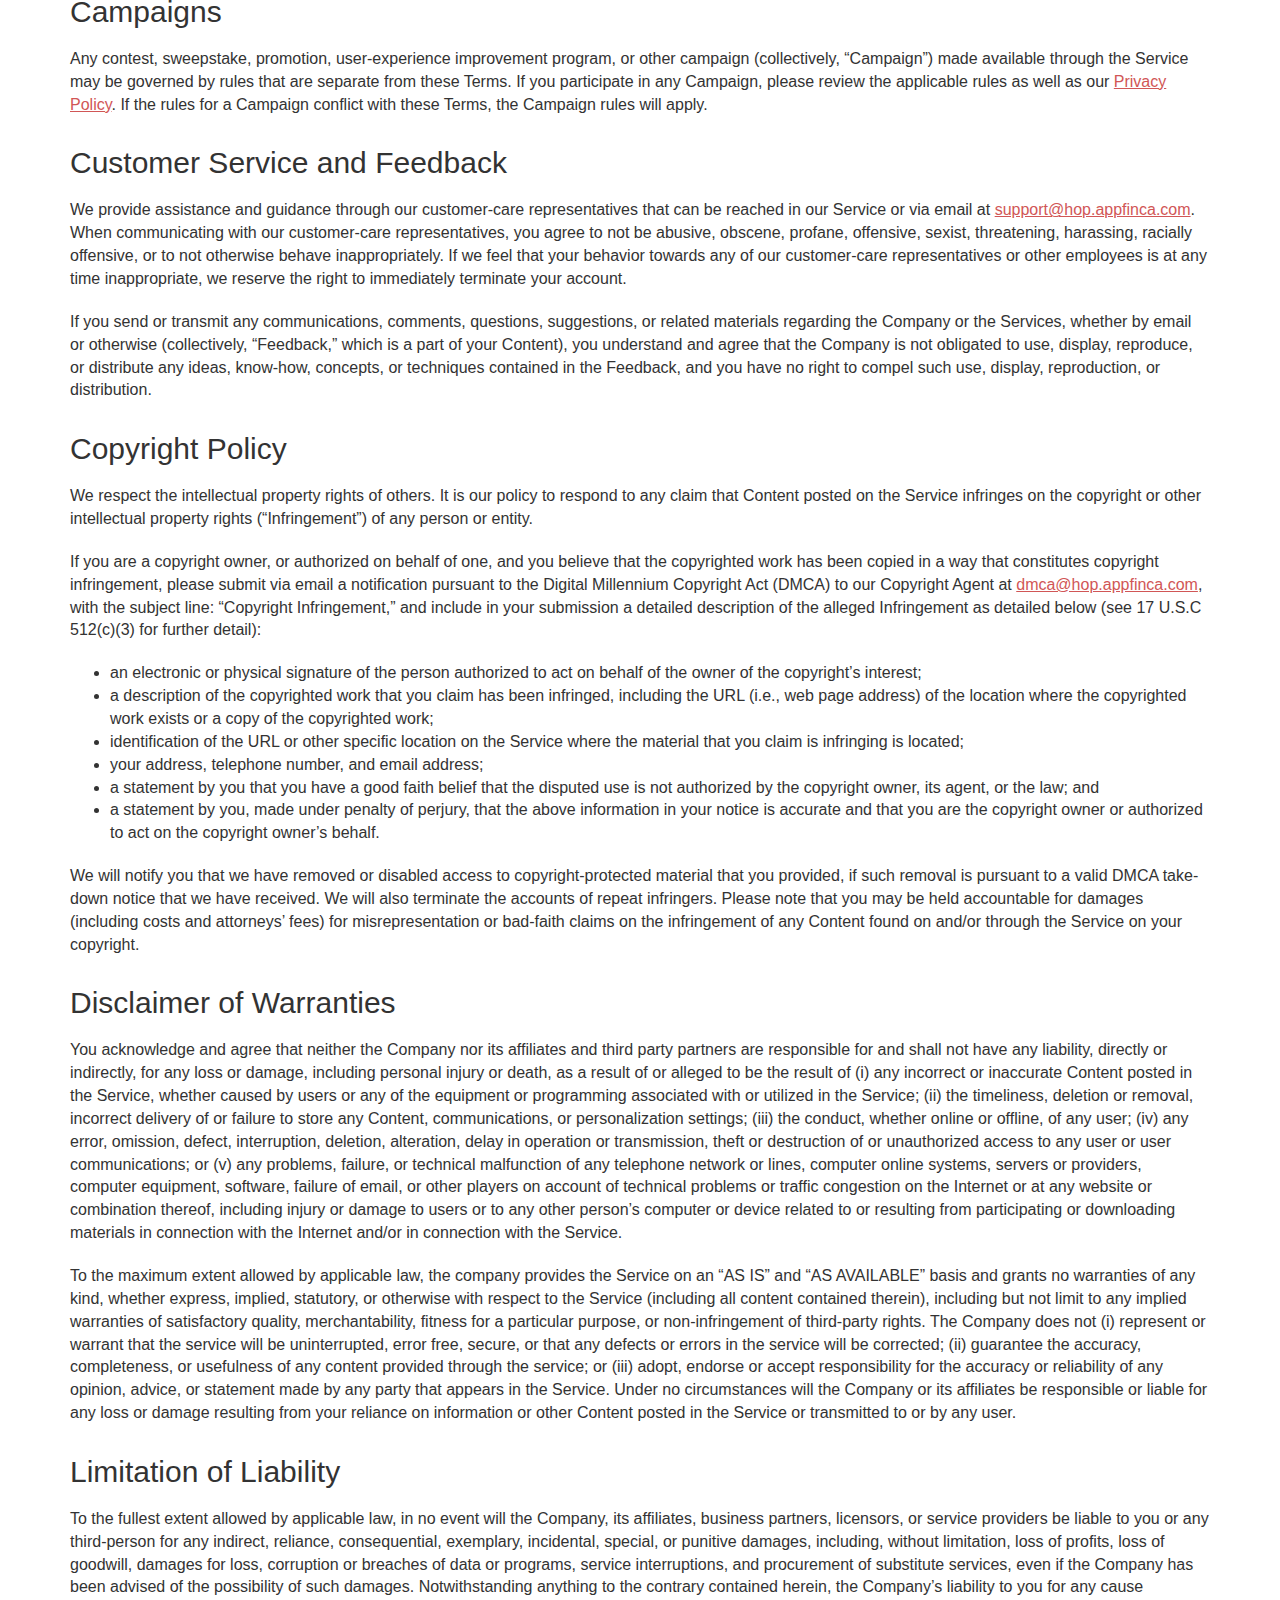
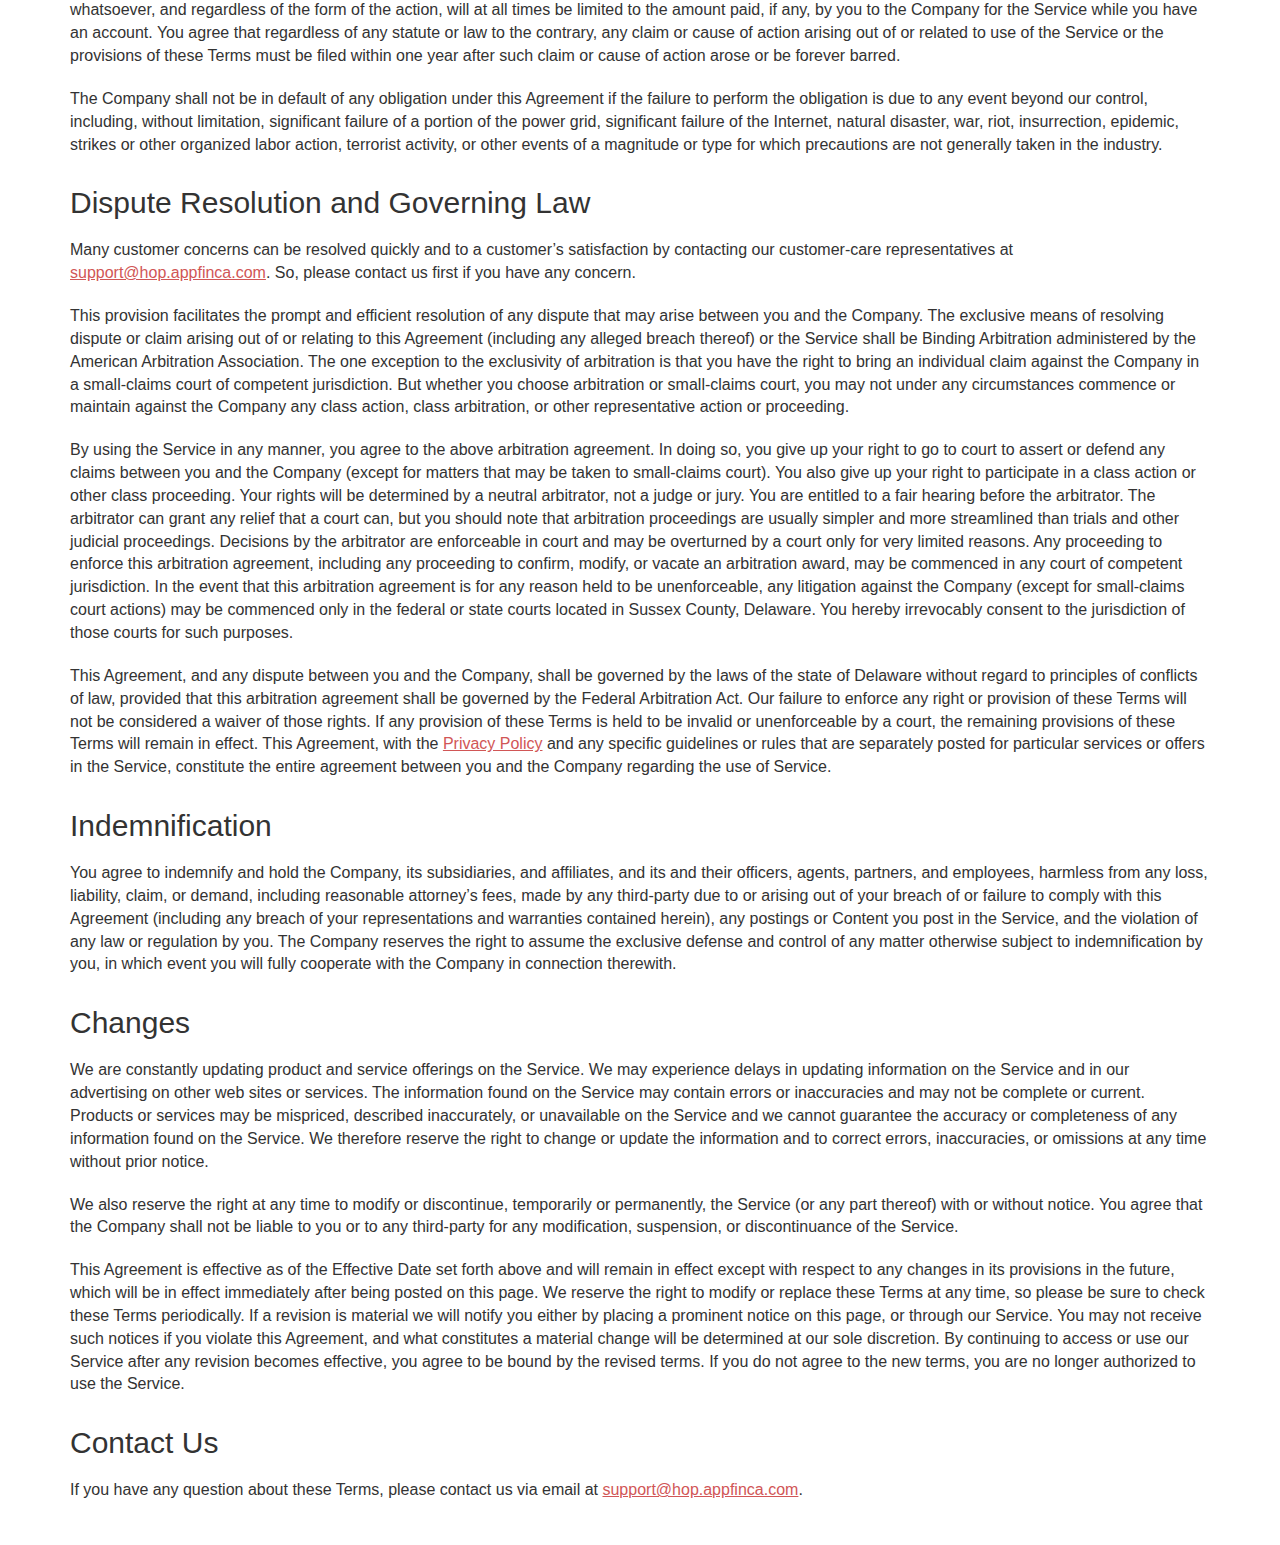
<file: terms/index.html>
<!DOCTYPE html>
<html lang="en">

<head>

    <meta charset="utf-8">
    <meta http-equiv="X-UA-Compatible" content="IE=edge">
    <meta name="viewport" content="width=device-width, initial-scale=1">
    <meta name="description" content="Hop Terms of Service">
    <meta name="author" content="AppFinca Inc.">

    <title>Hop Terms of Service</title>

    <!-- Bootstrap Core CSS -->
    <link rel="stylesheet" href="https://maxcdn.bootstrapcdn.com/bootstrap/3.3.5/css/bootstrap.min.css">
    <style type="text/css">
        .text-primary {
            color: #d15656;
        }

        a {
            color: #d15656;
            -webkit-transition: all .35s;
            -moz-transition: all .35s;
            transition: all .35s;
        }

        a:hover,
        a:focus {
            color: #FF9147;
        }

        h1,
        h2,
        h3,
        h4,
        h5,
        h6 {
            font-weight: 300;
            margin-bottom: 20px;
        }

        h2 {
            margin-top: 30px;
        }

        p,
        ul {
            margin-bottom: 20px;
            font-size: 16px;
        }

        ul.no-dec {
            list-style-type: none;
        }

        ::-moz-selection {
            text-shadow: none;
            background: #F1CCCC;
        }

        ::selection {
            text-shadow: none;
            background: #F1CCCC;
        }
    </style>
    <link rel="stylesheet" href="../css/common.css">
</head>

<body>
    <div class="container">
        <h1><a href="/"><strong>Hop</strong></a> Terms of Service<br/><small>Effective Date: January 01, 2016</small></h1>

        <p>
            <br/><strong>On January 01, 2016, we published a revised version of our Terms of Service. Your continued use of Hop means you agree to this revised document, so please take a few minutes to read and understand it.</strong></p>

        <p>
            <br/>Welcome to Hop! These Terms of Service (the “Terms” or “Agreement”) are a legal contract between you and AppFinca Inc. (the “Company,” “we,” “us,” or “our”), the owner and operator of the Hop mobile application, website, and any associated service we provide to you (collectively, the “Service”). These Terms apply to all visitors and users, whether or not they create Hop accounts. Your access to and use of the Service is conditioned upon your acceptance of and compliance with these Terms. If you wish to create a Hop account and/or make use of the Service, please take a few minute to read and understand these Terms.</p>

        <p>You should also read our <a href="../privacy">Privacy Policy</a>, which is incorporated by reference into these Terms and available in the Service. If you do not accept and agree to be bound by all of this Agreement, including our Privacy Policy, please do not use the Service. If you have any question regarding these Terms, please refer to the end of this document for information on how to contact us.</p>

        <!--<p>Because AppFinca Inc. provides a wide range of Services, we may ask you to review and accept supplemental terms that apply to your interaction with a specific app, product, or service. To the extent those supplemental terms conflict with this Agreement, the supplemental terms associated with the app, product, or service govern with respect to your use of such app, product, or service to the extent of the conflict.</p>-->

        <h2>Your Account</h2>

        <p>In order to use the Service, you may sign in using your Facebook account. If you do so, you authorize us to access and use certain Facebook account information, such as your friend list. For more information regarding the information we collect from you and how we use it, please consult our <a href="../privacy">Privacy Policy</a>.</p>

        <ul class="no-dec">
            <li>
                <h3>Eligibility</h3>
                <p>You must be aged 13 or above to access and use the Service. By accessing and using the Service, you represent and warrant that you have the right, authority, and capacity to enter into all provisions of the Terms. <!--Minors may use the Service only with consent from their parents or legal guardian.--> When you create an account with us, you guarantee that the information you provide us is accurate, complete, and current at all times. You also represent and warrant that you have never been convicted of a felony and that you are not required to register as a sex offender with any government entity. The company reserves the right to conduct any criminal background check or other screenings (such as sex offender register searches), at any time and using available public records.</p>
                <p>You may not use as a username the name of another person or entity or that is not lawfully available for use, or a name or trademark that is subject to any rights of another person or entity other than you, without appropriate authorization. You may not use as a username any name that is offensive, vulgar, or obscene.</p>
                <!--<p>Furthermore, if you use the Service on behalf of, or for the purposes of, a business enterprise, then that business enterprise shall also be deemed to have agreed to these Terms. Such agreement is valid and irrevocable.</p>-->
                <p>The Services may not be available in all countries, and we may block access to the Services from certain countries based on your device’s geolocation information. We may add to or remove the areas in which the Services are available at any time, without notice to you.</p>
            </li>
            <li>
                <h3>Security</h3>
                <p>You are responsible for maintaining the confidentiality of your account and password, including, but not limited to, the restriction of access to your computer and/or account. You are solely responsibility for any and all activities or actions that occur under your account and/or password, whether your password is with our Service or a third-party service. You agree to notify us immediately upon becoming aware of any breach of security or unauthorized use of your account.</p>
            </li>
            <li>
                <h3>Use</h3>
                <p>Each account in the Service is for the exclusive use and belongs solely to the owner of the account. Users may not transfer or lend their accounts to any third-party nor may their accounts be inherited by any third-party.</p>
                <p>The Service is for personal use only. Users may not use the Service or any content contained in the Service (including, but not limited to, content of other users, designs, text, graphics, images, video, information, logos, software, audio files, and computer code) in connection with any commercial endeavors, such as (i) advertising or soliciting any user to buy or sell any products or services not offered by us; or (ii) soliciting others to attend parties or other social functions, or networking, for commercial purposes. Users of the Service may not use any information obtained from the Service to contact, advertise to, solicit, or sell to any other user without his or her prior explicit consent. Organizations, companies, and/or businesses may not use the Service for any purpose except with AppFinca Inc.’s express consent, which the Company may provide or deny in its sole discretion.</p>
            </li>
            <li>
                <h3>Communications</h3>
                <p>By creating an account on our service, you agree to subscribe to newsletters, marketing or promotional materials, and other information we may send. However, you may opt out of receiving any, or all, of these communications from us by following the unsubscribe link or instructions provided in any email we send or by contacting us via <a href="mailto:canspam@hotapp.net">canspam@hotapp.net</a>.</p>
            </li>
            <li>
                <h3>Termination</h3>
                <p>If, at any time, you wish to terminate your account, you may simply discontinue using the Service. We reserve the right to refuse service, suspend or terminate accounts, remove or edit content, or cancel orders at any time without notice if we believe that you have breached these Terms, or for any other reason, with or without cause, in our sole discretion. <!--The account cannot be retrieved.--> Upon such termination or suspension, you will not be entitled to any refund of unused fees for your purchases (including in-app purchases). The Company is not required to disclose, and may be prohibited by law from disclosing, the reason for the termination or suspension of your account. After your account is terminated for any reason, all provisions of the Terms (such as ownership provisions, warranty disclaimers, indemnity, and limitations of liability) survive such termination and continue in full force and effect, except for the provisions that by their nature expire or are fully satisfied.</p>
            </li>
        </ul>

        <h2>Prohibited Activities</h2>

        <p>You are responsible for complying with the laws and regulations of the United States, where our information processing facilities are based in, and the territory from which you access or use the Service. You must not use the Service in any way that violates applicable local/state/federal/international laws, regulations, or other government requirements.</p>

        <p>Following partially lists the types of actions that you may not engage in with respect to the Service. You will not:</p>

        <ul>
            <li>use the Service in an illegal manner or to commit an illegal act;</li>
            <li>access the Service in a jurisdiction in which it is illegal or unauthorized;</li>
            <li>impersonate any person or entity, including, but not limited to, a user, supplier, or any person associated with AppFinca Inc.;</li>
            <li>invade the privacy or violate any personal or proprietary right (including intellectual property rights) of any person or entity;</li>
            <li>offend or harass any person or entity;</li>
            <li>ask or use users to conceal the identity, source, or destination of any illegally gained money or products;</li>
            <li>solicit money (or other economic benefits) from other users;</li>
            <li>promote, solicit, or participate in commercial activities (such as multi-level marketing and pyramid schemes) not authorized by the Company;</li>
            <li>alter the opinions of others for any purpose violating these Terms;</li>
            <li>post “Content” that is prohibited by this Agreement (defined under section <a href="#content">Content Posted by You</a> below);</li>
            <li>exchange the right to use Content for money or other economic benefits without Company’s authorization;</li>
            <li>express or imply that any statements you make are endorsed by the Company or Service without our specific prior written consent;</li>
            <li>use your “Purchase” in a manner that is not authorized by the Company (defined under section <a href="#purchase">Purchases</a> below);</li>
            <li>use any robot, spider, site search/retrieval application, or other manual or automatic device or process to retrieve, index, “data mine,” or in any way reproduce or circumvent the navigational structure or presentation of the Service or its content;</li>
            <li>collect usernames and/or email addresses of users by electronic or other means for the purpose of sending unsolicited emails or unauthorized framing of or linking to the Service;</li>
            <li>interfere with or disrupt the Service or the servers or networks connected to the Service<!--, such as employing programs that consume excessive network capacity, CPU cycles, or disk IO-->;</li>
            <li>email or otherwise transmit any material that contains software viruses or any other computer code, files, or programs designed to interrupt, destroy or limit the functionality of any computer software or hardware or telecommunications equipment;</li>
            <li>forge headers or otherwise manipulate identifiers in order to disguise the origin of any information transmitted to or through the Service (either directly or indirectly through use fo third-party software);</li>
            <li>“frame” or “mirror” any part of the Service, without the Company’s prior written authorization;
</li>
            <li>use meta tags or code or other devices containing any reference to the Company or the Service (or any our trademark, trade name, service mark, logo, slogan, or any or any confusingly similar marks) to direct any person to any other website for any purpose;</li>
            <li>modify, adapt, sublicense, translate, sell, reverse engineer, decipher, decompile, or otherwise disassemble any portion of the Service any software used on or for the Service, or cause others to do so; and</li>
            <li>post, use, transmit, or distribute, either directly or indirectly (e.g. screen scrape), in any manner or media any content or information obtained from the Service other than solely in connection with your use of the Service in accordance with these Terms.</li>
        </ul>

        <p>We reserve the right, without prior notice and in our sole discretion, to decide whether any use violates these Terms for any of the above reasons or for any other reason, and if so, to remove offending Content and to suspend/terminate your access to the Service.</p>

        <p>You agree that we may access, preserve, and disclose your account information and Content if required to do so by law or in a good faith belief that such access, preservation, or disclosure is reasonably necessary, such as to: (i) comply with legal process; (ii) enforce this Agreement; (iii) respond to claims that any content violates the rights of third-parties; (iv) respond to your requests for customer service or allow you to use the Service in the future; or (v) protect the rights, property, or personal safety of the Company or any other person.</p>

        <h2 id="content">Content Posted by You</h2>

        <p>Our Service allows users to post, link to, upload, share or transmit to other users, comment, and otherwise make available (hereinafter, “post”) certain information, text, graphics, videos, or other material (“Content”). You are responsible for the Content that you post on or through the Service, including its legality, reliability, and appropriateness. By posting Content on or through the Service, you represent and warrant that: (i) the Content is yours (i.e., you own it) and/or you have the right to use it and the right to grant us the rights and license as provided in these Terms; and (ii) the posting of your Content on or through the Service does not violate the privacy rights, publicity rights, copyrights, contract rights, or any other rights of any person or entity. We reserve the right to terminate the account of anyone found to be infringing on a copyright.</p>

        <p>You retain any and all of your rights to any Content you post and you are responsible for protecting those rights. We take no responsibility and assume no liability for Content you or any third-party posts on or through the Service. However, by posting Content using the Service you automatically grant us, our affiliates, licensees, and successors, an irrevocable, perpetual, non-exclusive, transferable, sub-licensable, fully paid-up, worldwide right and license to (i) use, copy, store, perform, display, reproduce, record, play, adapt, modify and distribute the Content, (ii) prepare derivative works of the Content or incorporate the Content into other works, and (iii) grant and authorize sublicenses of the foregoing in any media now known or hereafter created. You represent and warrant that any posting and use of your Content by the Company will not infringe or violate the rights of any third party. You also agree that any Content you place on the Service may be viewed by other users and may be viewed by any person visiting or participating in the Service.</p>

        <p>Following is a partial list of the kind of Content that is prohibited on or through the Service. You may not post Content that:</p>

        <ul>
            <li>promotes racism, bigotry, hatred, or physical harm of any kind against any individual or group;</li>
            <li>advocates harassment or intimidation of another person;</li>
            <li>requests money from, or is intended to otherwise defraud, other users of the Service;</li>
            <li>involves the transmission of “junk mail,” “chain letters,” or unsolicited mass mailing or “spamming” (or “spimming”, “phishing”, “trolling,” or similar activities);</li>
            <li>promotes information that is false or misleading, or promotes illegal activities or conduct that is defamatory, libelous, or otherwise objectionable;</li>
            <li>promotes an illegal or unauthorized copy of another person’s copyrighted work, such as providing pirated computer programs or links to them, providing information to circumvent manufacture-installed copy-protect devices, or providing pirated images, audio or video, or links to pirated images, audio or video files;</li>
            <li>contains video, audio photographs, or images of another person without his or her permission (or in the case of a minor, permission of the minor’s legal guardian);</li>
            <li>contains restricted or password-only access pages, or hidden pages or images (i.e., those not linked to or from another accessible page);</li>
            <li>provides material that exploits people in a sexual, violent, or other illegal manner, or solicits personal information from anyone under the age of 18;</li>
            <li>provides instructional information about illegal activities such as making or buying illegal weapons or drugs, violating someone’s privacy, or providing, disseminating, or creating computer viruses;</li>
            <li>contains viruses, time bombs, trojan horses, cancelbots, worms, or other harmful or disruptive codes, components, or devices;</li>
            <li>impersonates, or otherwise misrepresents affiliation, connection, or association with, any person or entity;</li>
            <li>provides information or data you do not have a right to make available under law or under contractual or fiduciary relationships (such as inside information, proprietary and confidential information);</li>
            <li>disrupts the normal flow of dialogue, causes a screen to “scroll” faster than other users are able to type, or otherwise negatively affects other users’ ability to engage in real time exchanges;</li>
            <li>solicits passwords or personal identifying information for commercial or unlawful purposes from other users, or disseminates another person’s personal information without his or her permission;</li>
            <li>publicizes or promotes commercial activities and/or sales without our prior written consent such as contests, sweepstakes, barter, advertising, and pyramid schemes;</li>
            <li>depicts cruelty to animals; and</li>
            <li>provide anything contrary to our public image, goodwill, or reputation.</li>
        </ul>

        <p>AppFinca Inc. has the right but not the obligation to monitor and edit all Content provided by users. In addition, Content found on or through this Service are the property of the Company or used with permission. You may not distribute, modify, transmit, reuse, download, repost, copy, or use said Content, whether in whole or in part, for commercial purposes or for personal gain, without express advance written permission from us.</p>

        <h2>Proprietary Rights</h2>

        <p>The Service is protected by copyright, trademark, patent, and other laws of both the United States and foreign countries. We own and retain all proprietary rights in the Service, and in all content, trademarks, trade names, service marks, and other intellectual property rights related thereto. The Service contains the copyrighted material, trademarks, patented invention, and other proprietary information of the Company and its licensors. You agree to not copy, modify, transmit, create any derivative works from, make use of, or reproduce in any way any copyrighted material, trademark, patented invention, trade name, service mark, or other intellectual property or proprietary information accessible through the Service, without first obtaining the prior written consent of the Company or, if such property is not owned by us, the owner of such intellectual property or proprietary rights. You agree to not remove, obscure, or otherwise alter any proprietary notices appearing on any content, including copyright, trademark, patent, and other intellectual property notices.</p>

        <h2>Your Interactions with Other Users</h2>

        <p>You are solely responsible for your interactions with other users. <!--You understand that the company currently does not conduct criminal background checks or screenings on its users. We also do not inquire into the backgrounds of all of its users or attempt to verify the statements of its users. The company makes no representations or warranties as to the conduct of users or their compatibility with any current or future users. The company reserves the right to conduct any criminal background check or other screenings (such as sex offender register searches), at any time and using available public records.</p>
<p>You agree that, in no event shall the Company, its affiliates, or its partners be liable (directly or indirectly) for any losses or damages whatsoever, whether direct, indirect, general, special, compensatory, consequential, and/or incidental, arising out of or relating to the conduct of you or anyone else in connection with the use of the Service including, without limitation, death, bodily injury, emotional distress, and/or any other damages resulting from communications or interactions with other users or persons through the Service.--> You agree to take all necessary precautions in all interactions with other users, particularly if you decide to communicate off the Service or meet in person, or if you decide to send money to another user. You understand that the Company makes no guarantees, either express or implied, regarding your ultimate compatibility with individuals you interact with through the Service.</p>

        <h2 id="purchase">Purchases</h2>

        <p>If you wish to purchase any product or service made available through the Service (“Purchase”), you may be asked to supply certain information relevant to your Purchase including, without limitation, your account with the mobile platform (e.g., iOS, Android, etc.) for in-app purchase (“IAP Account”) or your credit card number, the expiration date of your credit card, your billing address, and your shipping information. You will be charged for your Purchase in accordance with the terms disclosed to you at the time of purchase and/or the general terms that apply to the chosen payment method on your platform. </p>

        <p>You represent and warrant that: (i) you have the legal right to use the credit card(s) or other payment method(s) in connection with any Purchase; and that (ii) the information you supply to us is true, correct, and complete. The service may use third-party services for the purpose of facilitating payment and the completion of Purchases. By submitting your information, you grant us the right to provide the information to these third-parties subject to our <a href="../privacy">Privacy Policy</a>.</p>

        <p>We reserve the right to refuse or cancel your order at any time for reasons including but not limited to: product or service availability, errors in the description or price of the product or service, error in your order, fraud or an unauthorized or illegal transaction is suspected, or other reasons. After delivering the ordered products or services, we remain the holder of all intellectual property rights as well as all other rights, and such rights shall not be transferred to our users.</p>

        <ul class="no-dec">
            <li>
                <h3>Coins</h3>
                <p>Certain use of our Service consumes virtual goods (“Coins”). We may provide the coins to users by means of (in-app) purchases or other special offers. If you purchase Coins, you understand and agree that: (i) Coins cannot be exchanged or used for any purpose other than the ones offered by the Service; (ii) Coins may only be used by the user/account that purchased them; (iii) Coins cannot be carried over or combined between accounts; and (iv) Coins cannot be refunded for any reason, such as the termination of purchasing account, except if required by the applicable terms or laws.</p>
            </li>
        </ul>

        <h2>Campaigns</h2>

        <p>Any contest, sweepstake, promotion, user-experience improvement program, or other campaign (collectively, “Campaign”) made available through the Service may be governed by rules that are separate from these Terms. If you participate in any Campaign, please review the applicable rules as well as our <a href="../privacy">Privacy Policy</a>. If the rules for a Campaign conflict with these Terms, the Campaign rules will apply. </p>

        <h2>Customer Service and Feedback</h2>

        <p>We provide assistance and guidance through our customer-care representatives that can be reached in our Service or via email at <a href="mailto:support@hop.appfinca.com">support@hop.appfinca.com</a>. When communicating with our customer-care representatives, you agree to not be abusive, obscene, profane, offensive, sexist, threatening, harassing, racially offensive, or to not otherwise behave inappropriately. If we feel that your behavior towards any of our customer-care representatives or other employees is at any time inappropriate, we reserve the right to immediately terminate your account.</p>

        <p>If you send or transmit any communications, comments, questions, suggestions, or related materials regarding the Company or the Services, whether by email or otherwise (collectively, “Feedback,” which is a part of your Content), you understand and agree that the Company is not obligated to use, display, reproduce, or distribute any ideas, know-how, concepts, or techniques contained in the Feedback, and you have no right to compel such use, display, reproduction, or distribution.</p>

        <h2>Copyright Policy</h2>

        <p>We respect the intellectual property rights of others. It is our policy to respond to any claim that Content posted on the Service infringes on the copyright or other intellectual property rights (“Infringement”) of any person or entity.</p>

        <p>If you are a copyright owner, or authorized on behalf of one, and you believe that the copyrighted work has been copied in a way that constitutes copyright infringement, please submit via email a notification pursuant to the Digital Millennium Copyright Act (DMCA) to our Copyright Agent at <a href="mailto:dmca@hop.appfinca.com">dmca@hop.appfinca.com</a>, with the subject line: “Copyright Infringement,” and include in your submission a detailed description of the alleged Infringement as detailed below (see 17 U.S.C 512(c)(3) for further detail):</p>

        <ul>
            <li>an electronic or physical signature of the person authorized to act on behalf of the owner of the copyright’s interest;</li>
            <li>a description of the copyrighted work that you claim has been infringed, including the URL (i.e., web page address) of the location where the copyrighted work exists or a copy of the copyrighted work;</li>
            <li>identification of the URL or other specific location on the Service where the material that you claim is infringing is located;</li>
            <li>your address, telephone number, and email address;</li>
            <li>a statement by you that you have a good faith belief that the disputed use is not authorized by the copyright owner, its agent, or the law; and</li>
            <li>a statement by you, made under penalty of perjury, that the above information in your notice is accurate and that you are the copyright owner or authorized to act on the copyright owner’s behalf.</li>
        </ul>

        <p>We will notify you that we have removed or disabled access to copyright-protected material that you provided, if such removal is pursuant to a valid DMCA take-down notice that we have received. We will also terminate the accounts of repeat infringers. Please note that you may be held accountable for damages (including costs and attorneys’ fees) for misrepresentation or bad-faith claims on the infringement of any Content found on and/or through the Service on your copyright.</p>

        <h2>Disclaimer of Warranties</h2>

        <p>You acknowledge and agree that neither the Company nor its affiliates and third party partners are responsible for and shall not have any liability, directly or indirectly, for any loss or damage, including personal injury or death, as a result of or alleged to be the result of (i) any incorrect or inaccurate Content posted in the Service, whether caused by users or any of the equipment or programming associated with or utilized in the Service; (ii) the timeliness, deletion or removal, incorrect delivery of or failure to store any Content, communications, or personalization settings; (iii) the conduct, whether online or offline, of any user; (iv) any error, omission, defect, interruption, deletion, alteration, delay in operation or transmission, theft or destruction of or unauthorized access to any user or user communications; or (v) any problems, failure, or technical malfunction of any telephone network or lines, computer online systems, servers or providers, computer equipment, software, failure of email, or other players on account of technical problems or traffic congestion on the Internet or at any website or combination thereof, including injury or damage to users or to any other person’s computer or device related to or resulting from participating or downloading materials in connection with the Internet and/or in connection with the Service.</p>

        <p>To the maximum extent allowed by applicable law, the company provides the Service on an “AS IS” and “AS AVAILABLE” basis and grants no warranties of any kind, whether express, implied, statutory, or otherwise with respect to the Service (including all content contained therein), including but not limit to any implied warranties of satisfactory quality, merchantability, fitness for a particular purpose, or non-infringement of third-party rights. The Company does not (i) represent or warrant that the service will be uninterrupted, error free, secure, or that any defects or errors in the service will be corrected; (ii) guarantee the accuracy, completeness, or usefulness of any content provided through the service; or (iii) adopt, endorse or accept responsibility for the accuracy or reliability of any opinion, advice, or statement made by any party that appears in the Service. Under no circumstances will the Company or its affiliates be responsible or liable for any loss or damage resulting from your reliance on information or other Content posted in the Service or transmitted to or by any user.</p>

        <h2>Limitation of Liability</h2>

        <p>To the fullest extent allowed by applicable law, in no event will the Company, its affiliates, business partners, licensors, or service providers be liable to you or any third-person for any indirect, reliance, consequential, exemplary, incidental, special, or punitive damages, including, without limitation, loss of profits, loss of goodwill, damages for loss, corruption or breaches of data or programs, service interruptions, and procurement of substitute services, even if the Company has been advised of the possibility of such damages. Notwithstanding anything to the contrary contained herein, the Company’s liability to you for any cause whatsoever, and regardless of the form of the action, will at all times be limited to the amount paid, if any, by you to the Company for the Service while you have an account. You agree that regardless of any statute or law to the contrary, any claim or cause of action arising out of or related to use of the Service or the provisions of these Terms must be filed within one year after such claim or cause of action arose or be forever barred.</p>

        <p><!-- Force Majeure: -->The Company shall not be in default of any obligation under this Agreement if the failure to perform the obligation is due to any event beyond our control, including, without limitation, significant failure of a portion of the power grid, significant failure of the Internet, natural disaster, war, riot, insurrection, epidemic, strikes or other organized labor action, terrorist activity, or other events of a magnitude or type for which precautions are not generally taken in the industry.</p>

        <h2>Dispute Resolution and Governing Law</h2>

        <p>Many customer concerns can be resolved quickly and to a customer’s satisfaction by contacting our customer-care representatives at <a href="mailto:support@hop.appfinca.com">support@hop.appfinca.com</a>. So, please contact us first if you have any concern.</p>

        <p>This provision facilitates the prompt and efficient resolution of any dispute that may arise between you and the Company. The exclusive means of resolving dispute or claim arising out of or relating to this Agreement (including any alleged breach thereof) or the Service shall be Binding Arbitration administered by the American Arbitration Association. The one exception to the exclusivity of arbitration is that you have the right to bring an individual claim against the Company in a small-claims court of competent jurisdiction. But whether you choose arbitration or small-claims court, you may not under any circumstances commence or maintain against the Company any class action, class arbitration, or other representative action or proceeding. <!--Arbitration is a form of private dispute resolution in which persons with a dispute waive their rights to file a lawsuit, to proceed in court and to a jury trial, and instead submit their disputes to a neutral third person (or arbitrator) for a binding decision.--></p>

        <p>By using the Service in any manner, you agree to the above arbitration agreement. In doing so, you give up your right to go to court to assert or defend any claims between you and the Company (except for matters that may be taken to small-claims court). You also give up your right to participate in a class action or other class proceeding. Your rights will be determined by a neutral arbitrator, not a judge or jury. You are entitled to a fair hearing before the arbitrator. The arbitrator can grant any relief that a court can, but you should note that arbitration proceedings are usually simpler and more streamlined than trials and other judicial proceedings. Decisions by the arbitrator are enforceable in court and may be overturned by a court only for very limited reasons. <!--For details on the arbitration process, see our Arbitration Procedures.--> Any proceeding to enforce this arbitration agreement, including any proceeding to confirm, modify, or vacate an arbitration award, may be commenced in any court of competent jurisdiction. In the event that this arbitration agreement is for any reason held to be unenforceable, any litigation against the Company (except for small-claims court actions) may be commenced only in the federal or state courts located in Sussex County, Delaware. You hereby irrevocably consent to the jurisdiction of those courts for such purposes. </p>

        <p>This Agreement, and any dispute between you and the Company, shall be governed by the laws of the state of Delaware without regard to principles of conflicts of law, provided that this arbitration agreement shall be governed by the Federal Arbitration Act. Our failure to enforce any right or provision of these Terms will not be considered a waiver of those rights. If any provision of these Terms is held to be invalid or unenforceable by a court, the remaining provisions of these Terms will remain in effect. This Agreement, with the <a href="../privacy">Privacy Policy</a> and any specific guidelines or rules that are separately posted for particular services or offers in the Service, constitute the entire agreement between you and the Company regarding the use of Service.</p>

        <h2>Indemnification</h2>

        <p>You agree to indemnify and hold the Company, its subsidiaries, and affiliates, and its and their officers, agents, partners, and employees, harmless from any loss, liability, claim, or demand, including reasonable attorney’s fees, made by any third-party due to or arising out of your breach of or failure to comply with this Agreement (including any breach of your representations and warranties contained herein), any postings or Content you post in the Service, and the violation of any law or regulation by you. The Company reserves the right to assume the exclusive defense and control of any matter otherwise subject to indemnification by you, in which event you will fully cooperate with the Company in connection therewith.</p>

        <h2>Changes</h2>

        <p>We are constantly updating product and service offerings on the Service. We may experience delays in updating information on the Service and in our advertising on other web sites or services. The information found on the Service may contain errors or inaccuracies and may not be complete or current. Products or services may be mispriced, described inaccurately, or unavailable on the Service and we cannot guarantee the accuracy or completeness of any information found on the Service.
We therefore reserve the right to change or update the information and to correct errors, inaccuracies, or omissions at any time without prior notice.</p>

        <p>We also reserve the right at any time to modify or discontinue, temporarily or permanently, the Service (or any part thereof) with or without notice. You agree that the Company shall not be liable to you or to any third-party for any modification, suspension, or discontinuance of the Service.</p>

        <p>This Agreement is effective as of the Effective Date set forth above and will remain in effect except with respect to any changes in its provisions in the future, which will be in effect immediately after being posted on this page. We reserve the right to modify or replace these Terms at any time, so please be sure to check these Terms periodically. If a revision is material we will notify you either by placing a prominent notice on this page, or through our Service. You may not receive such notices if you violate this Agreement, and what constitutes a material change will be determined at our sole discretion. By continuing to access or use our Service after any revision becomes effective, you agree to be bound by the revised terms. If you do not agree to the new terms, you are no longer authorized to use the Service.</p>

        <h2>Contact Us</h2>

        <p>If you have any question about these Terms, please contact us via email at <a href="mailto:support@hop.appfinca.com">support@hop.appfinca.com</a>.<br/><br/></p>

    </div>
</body>

</html>
</file>
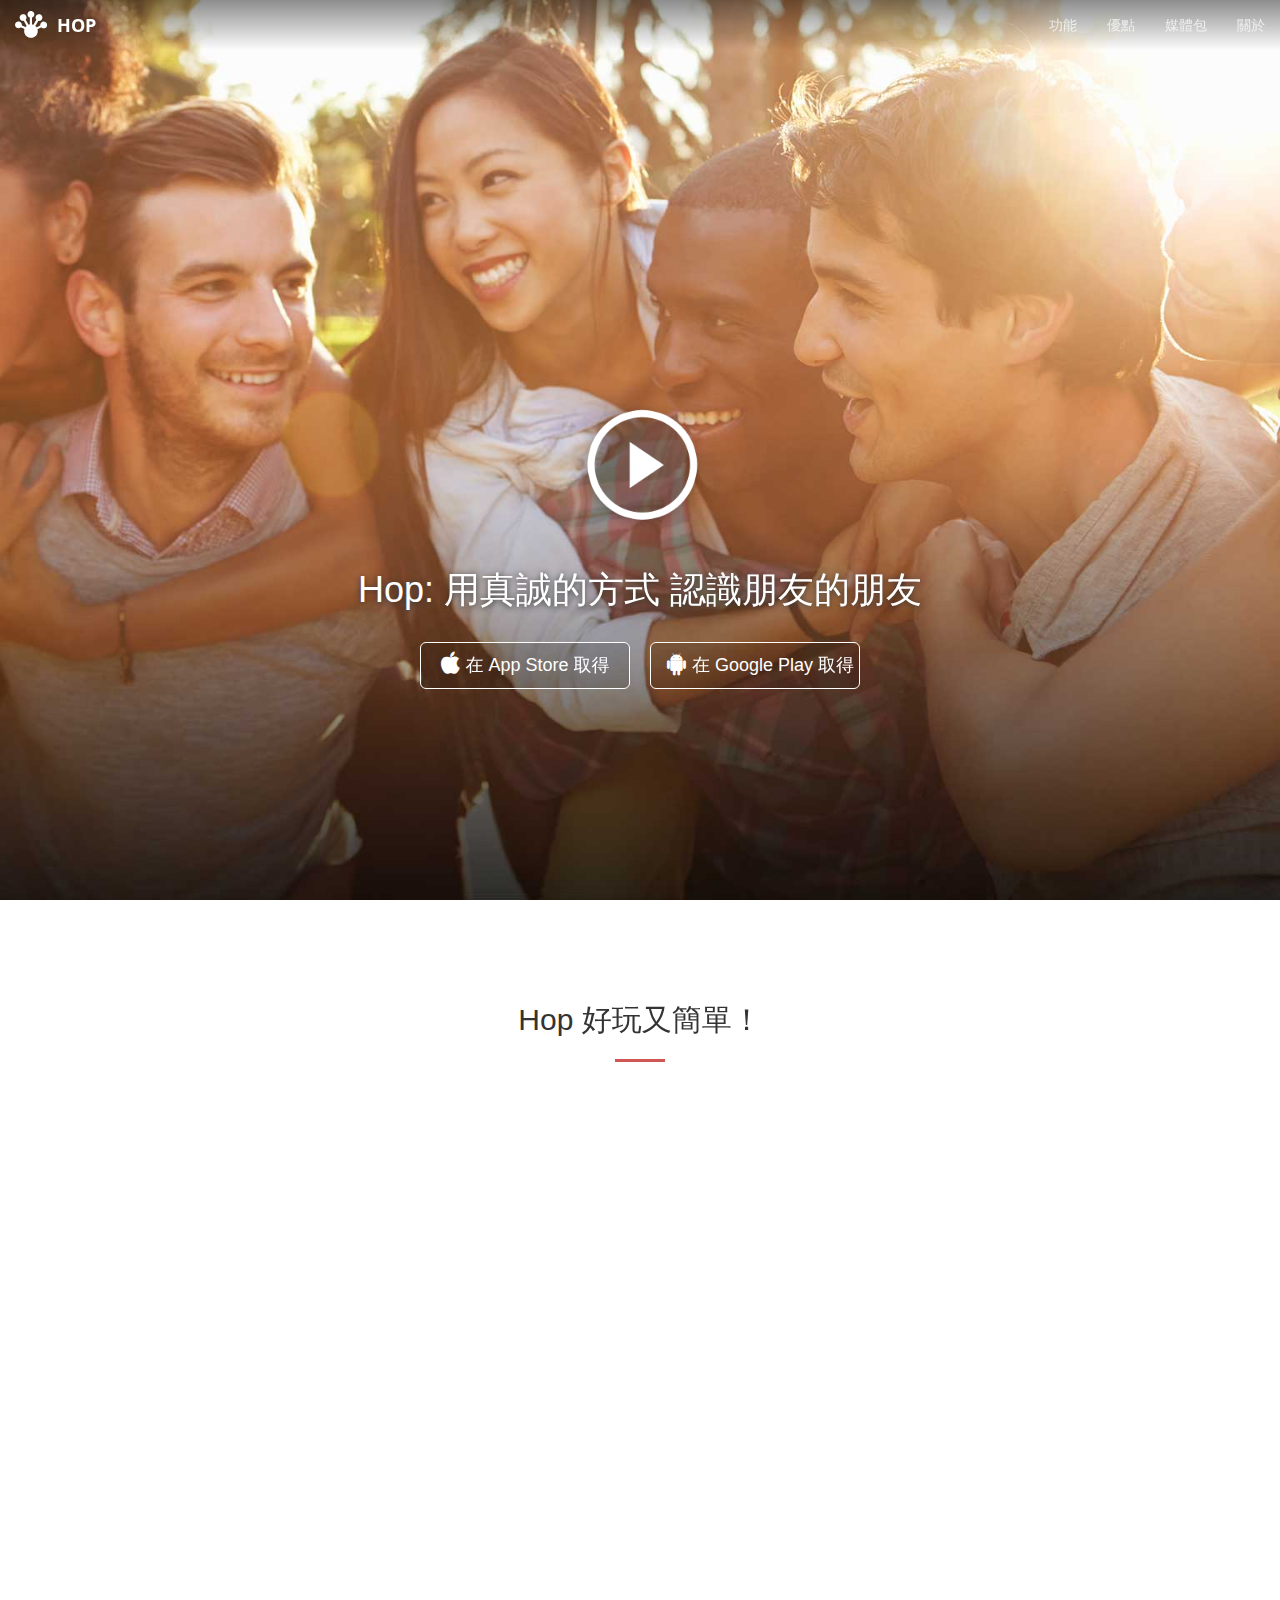
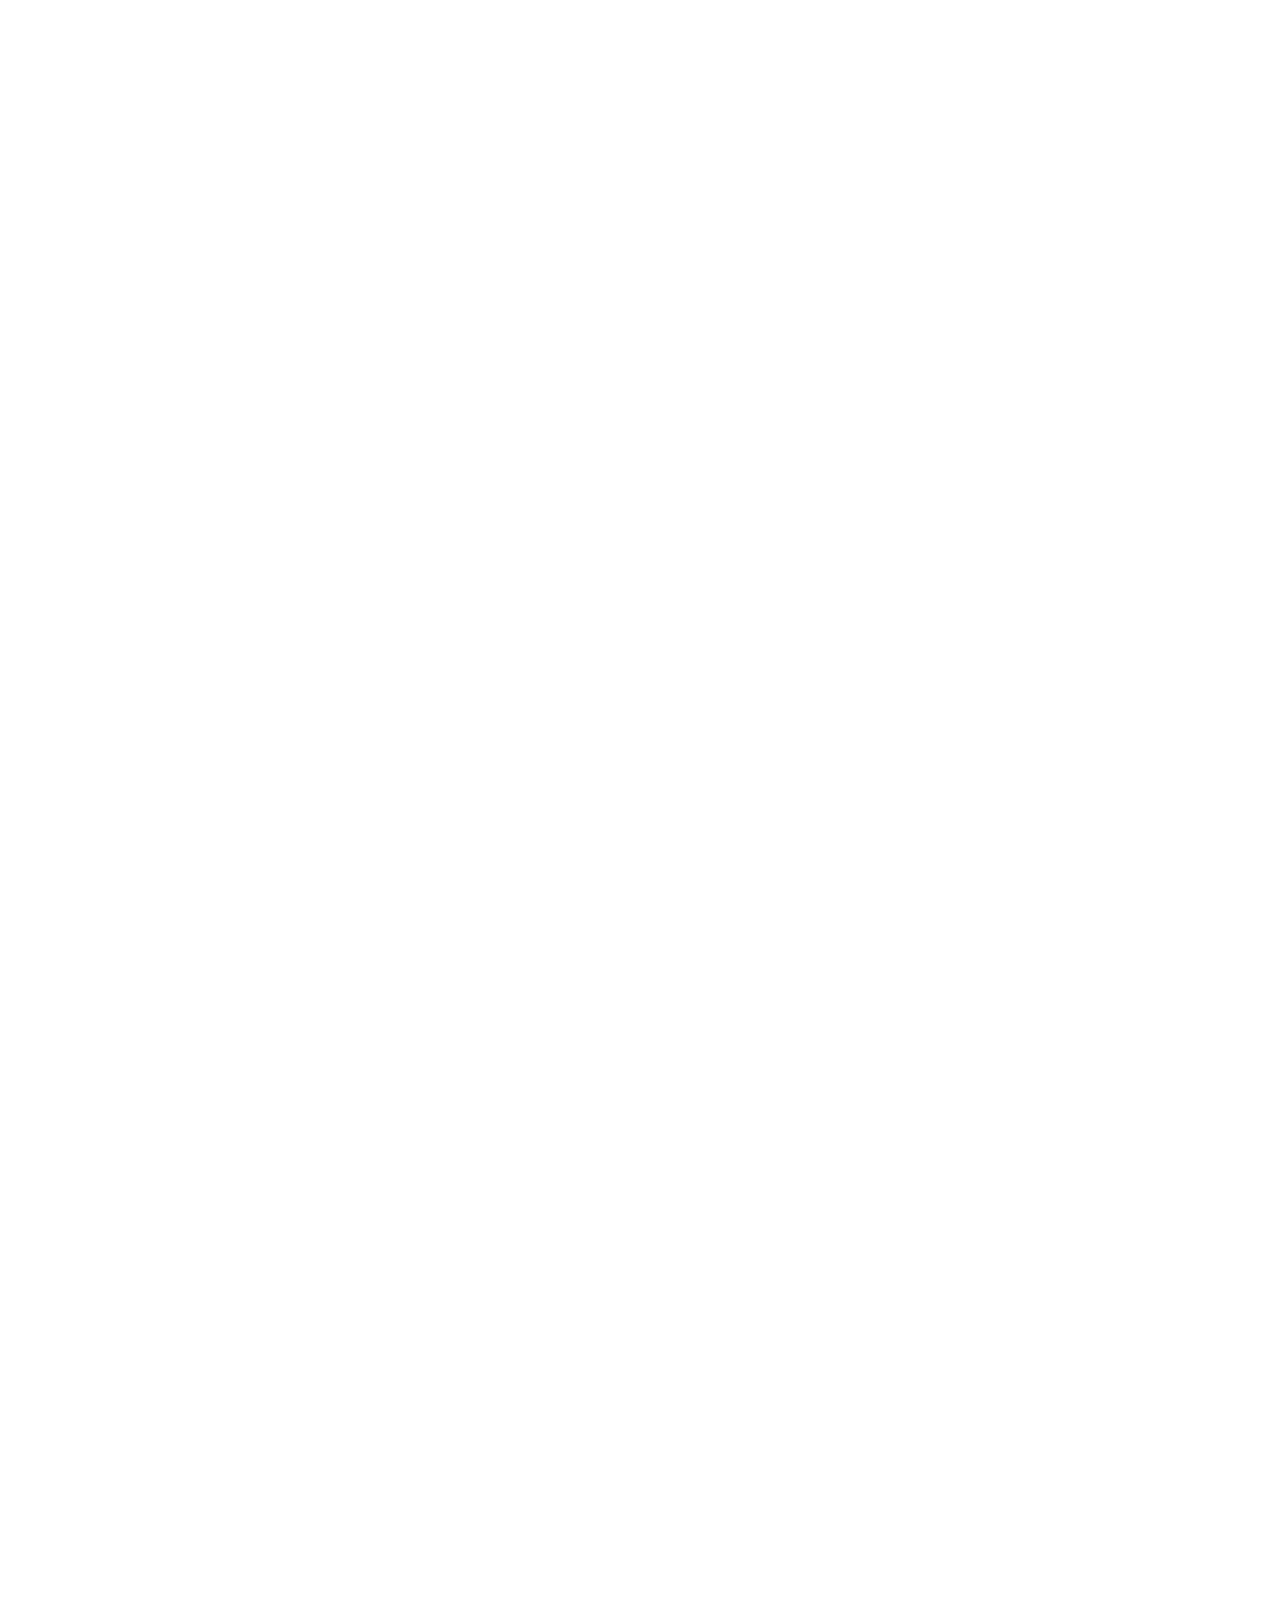
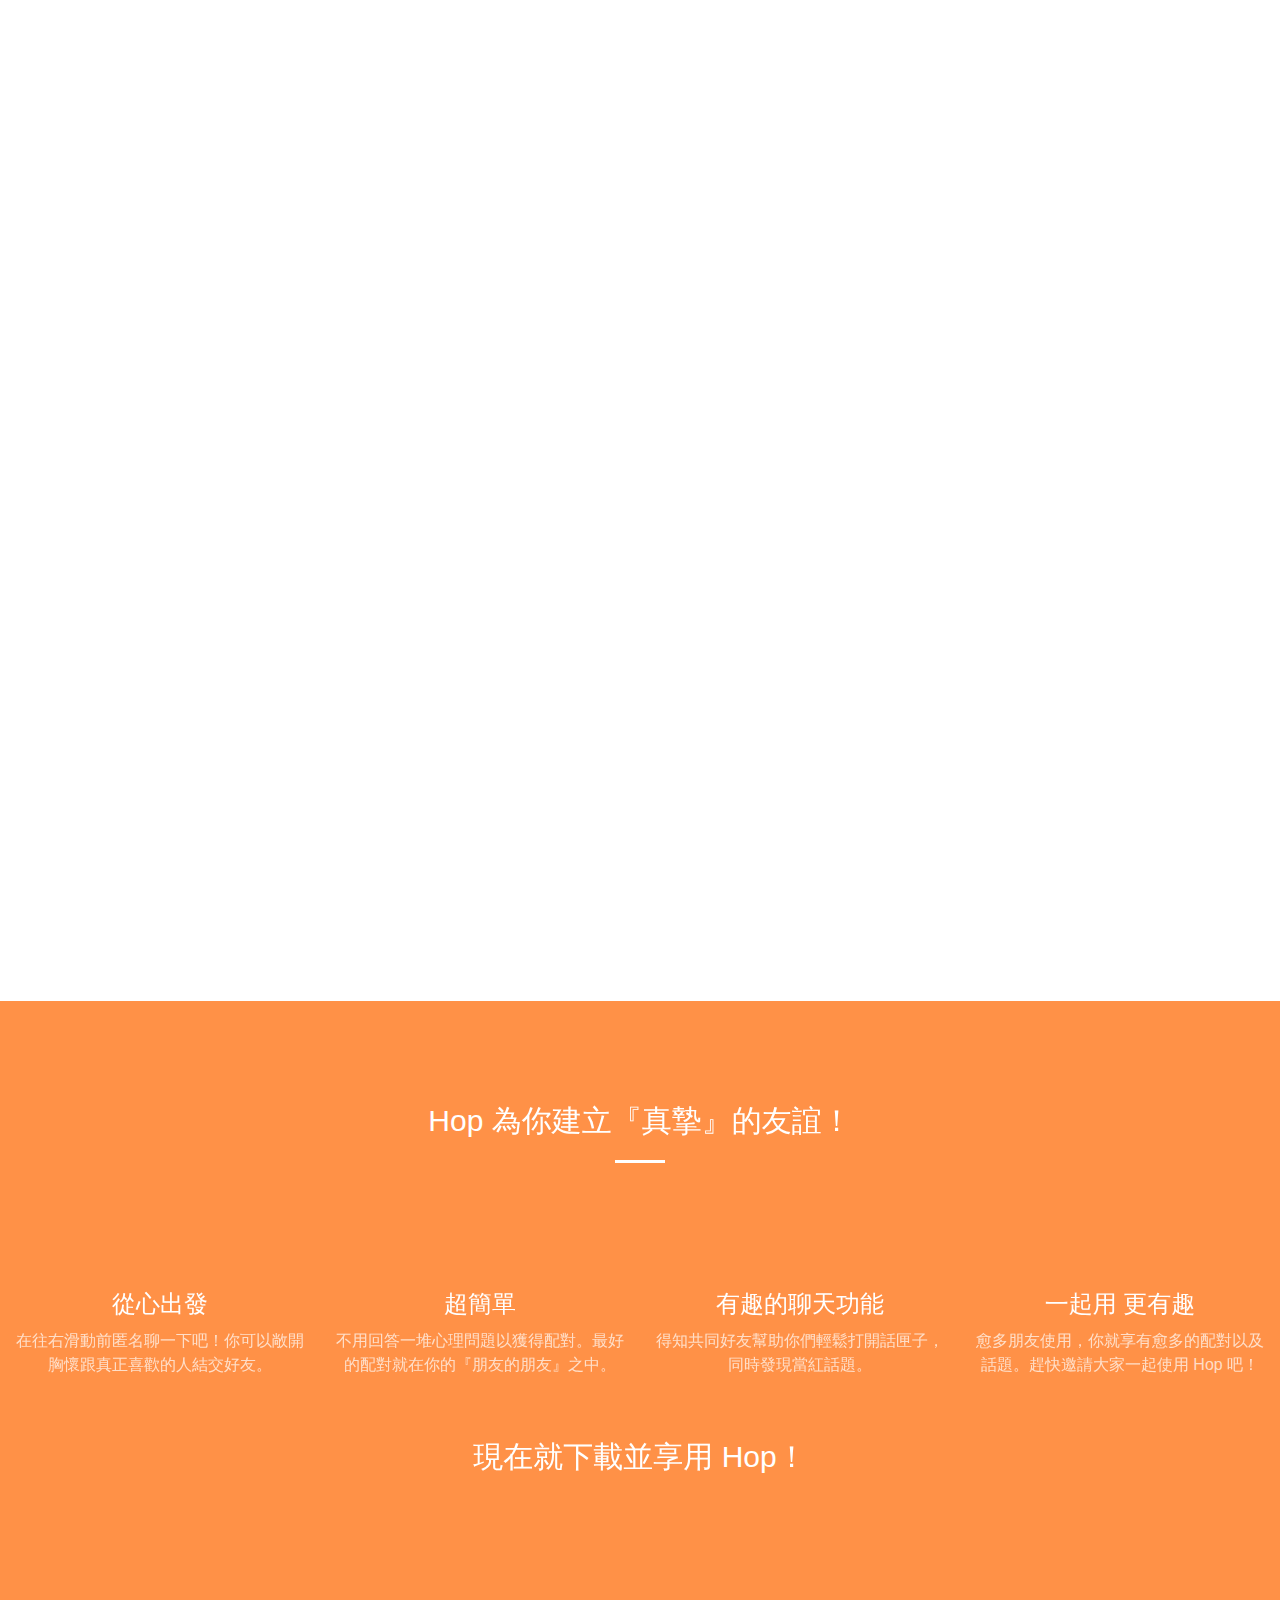
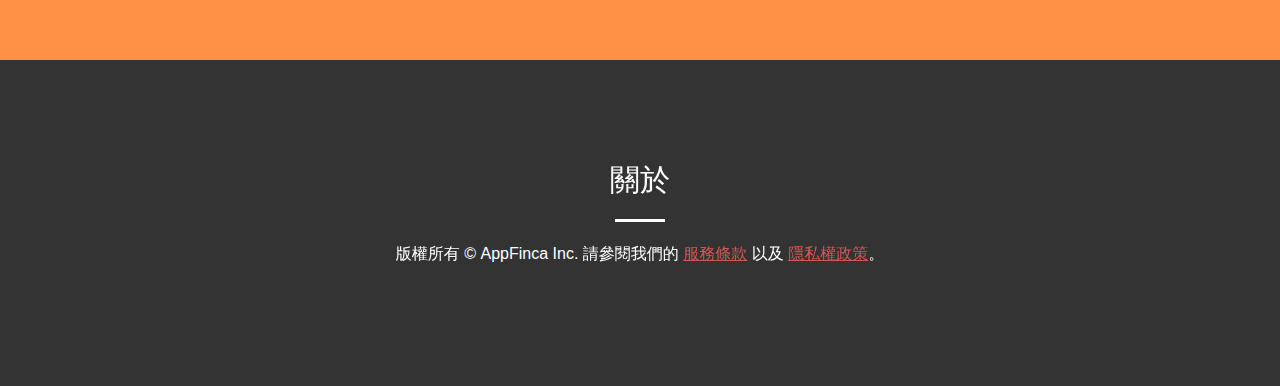
<file: zh-tw/index.html>
<!DOCTYPE html>
<html lang="zh-tw">

<head>

<meta charset="utf-8">
<meta http-equiv="X-UA-Compatible" content="IE=edge">
<meta name="viewport" content="width=device-width, initial-scale=1">
<meta name="description"
	content="絕佳的配對、沒有壓力的聊天過程、以及早該認識的好麻吉！一切都那麼輕鬆簡單，而且樂趣無窮！">
<meta name="author" content="AppFinca Inc.">

<!-- Google Search -->
<meta name="google-site-verification"
	content="uyZYxpKEVE4l8kCyNg3DZlKnTnTMd0rgWYV68DMYW_0" />
<script type="application/ld+json">
        { "@context" : "http://schema.org", "@type" : "WebSite", "name" : "Hop：從心開始，認識朋友的朋友", "additionalName" : "AppFinca Inc.", "url" : "http://hop.appfinca.com/zh-tw" }
    </script>
<link rel="alternate" href="http://hop.appfinca.com/zh-tw"
	hreflang="zh-tw" />
<link rel="alternate" href="http://hop.appfinca.com"
	hreflang="x-default" />

<!-- Facebook Open Graph -->
<meta property="fb:app_id" content="646811098774749" />
<meta property="og:type" content="website" />
<meta property="og:site_name" content="Hop">
<meta property="og:title" content="Hop" />
<meta property="og:url" content="http://hop.appfinca.com/zh-tw/" />
<meta property="og:description" content="用真誠的方式 認識朋友的朋友" />
<meta property="og:image"
	content="http://hop.appfinca.com/img/share/request/1.png" />

<title>Hop - 用真誠的方式 認識朋友的朋友</title>
<!-- shortcut icon -->
<link rel="shortcut icon" href="http://hop.appfinca.com/img/logo.png"
	type="image/png">

<!-- Bootstrap Core CSS -->
<!--<link rel="stylesheet" href="css/bootstrap.min.css" type="text/css">-->
<link rel="stylesheet"
	href="https://maxcdn.bootstrapcdn.com/bootstrap/3.3.5/css/bootstrap.min.css">

<!-- Custom Fonts -->
<link
	href='http://fonts.googleapis.com/css?family=Open+Sans:300italic,400italic,600italic,700italic,800italic,400,300,600,700,800'
	rel='stylesheet' type='text/css'>
<link
	href='http://fonts.googleapis.com/css?family=Merriweather:400,300,300italic,400italic,700,700italic,900,900italic'
	rel='stylesheet' type='text/css'>
<link rel="stylesheet"
	href="https://maxcdn.bootstrapcdn.com/font-awesome/4.4.0/css/font-awesome.min.css">

<!-- Plugin CSS -->
<link rel="stylesheet" href="../css/animate.min.css" type="text/css">

<!-- Custom CSS -->
<link rel="stylesheet" href="../css/hop.css" type="text/css">
<link rel="stylesheet" href="../css/hop-font-icon.css">
<link rel="stylesheet" href="hop.css" type="text/css">

</head>

<!-- HTML5 Shim and Respond.js IE8 support of HTML5 elements and media queries -->
<!-- WARNING: Respond.js doesn't work if you view the page via file:// -->
<!--[if lt IE 9]>
        <script src="https://oss.maxcdn.com/libs/html5shiv/3.7.0/html5shiv.js"></script>
        <script src="https://oss.maxcdn.com/libs/respond.js/1.4.2/respond.min.js"></script>

        <style type="text/css">
            .gradient {
               filter: none;
            }
        </style>
    <![endif]-->
</head>

<body id="page-top">

	<nav id="mainNav"
		class="navbar navbar-default navbar-fixed-top gradient">
		<div class="container-fluid">
			<!-- Brand and toggle get grouped for better mobile display -->
			<div class="navbar-header">
				<button type="button" class="navbar-toggle collapsed"
					data-toggle="collapse" data-target="#hop-navbar-collapse">
					<span class="sr-only">Toggle navigation</span> <span
						class="icon-bar"></span> <span class="icon-bar"></span> <span
						class="icon-bar"></span>
				</button>
				<a class="navbar-brand page-scroll" href="#page-top"> <!--                    <i class="fa fa-twitter icon"></i>-->
					<span class="icon-hop icon"></span>&nbsp; Hop
				</a>
			</div>

			<!-- Collect the nav links, forms, and other content for toggling -->
			<div class="collapse navbar-collapse" id="hop-navbar-collapse">
				<ul class="nav navbar-nav navbar-right">
				<!--
					<li><a class="page-scroll" href="#why">為什麼？</a></li>
					 -->
					<li><a class="page-scroll" href="#feature">功能</a></li>
					<!--
					<li><a class="page-scroll" href="#xmas15">聖誕特惠</a></li>
					 -->
					<li><a class="page-scroll" href="#benefit">優點</a></li>
					<li><a class="page-scroll"
						href="https://drive.google.com/drive/u/2/folders/0B1majOl5gIkoclpHZTE3dkdVdnc"
						target="_blank">媒體包</a></li>
					<li><a class="page-scroll" href="#footer">關於</a></li>
				</ul>
			</div>
			<!-- /.navbar-collapse -->
		</div>
		<!-- /.container-fluid -->
	</nav>

	<header id="header" class="container">
		<div id="header-content">
			<div class="header-inner">
				<img
					class="click-to-play-video play-button img-responsive animated fadeIn"
					src="../img/play-button.png">
				<!-- <h1 class="header-text">Hop</h1> -->
				<h1 id="slogan" class="header-text animated zoomIn">Hop: 用真誠的方式
					認識朋友的朋友</h1>
				<!--
				<h3 class="header-text animated fadeInUp countdown">即將於 2016 年
					1 月推出</h3>

				<div class="collapse-center collapse in get-reward-container">
					<a
						class="btn deck notify-when-available btn-primary btn-lg animated fadeInUp"
						data-wow-delay=".4s">獲得早鳥優惠 &nbsp;<i
						class="fa fa-chevron-right"></i></a>
				</div>
				<form role="form"
					class="form-horizontal collapse-center collapse email-form">
					<div
						class="col-xs-12 col-sm-9 col-sm-offset-1 col-md-7 col-md-offset-2 col-lg-5 col-lg-offset-3 form-wrapper"
						data-toggle="tooltip" title="請填入一個有效的 email。">
						<input type="text"
							class="form-control input-lg animated fadeInUp email"
							placeholder="輸入您的 Email..." value="" />
					</div>
					<div
						class="col-xs-12 col-sm-2 col-md-1 col-lg-1 form-wrapper text-center">
						<input type="submit"
							class="form-control email-submit-btn-primary input-lg animated fadeInUp submit-button"
							value="送出" />
					</div>
				</form>
				<h3
					class="header-text animated fadeInUp countdown collapse collapse-center thank-you">謝謝！我們會在
					Hop 釋出時通知您。</h3>
					-->
				<a
					href="https://itunes.apple.com/us/app/hop-meet-friends-friends/id1059955697"
					class="btn deck app-store btn-primary btn-lg animated fadeInUp appstore"><i
					class="fa fa-apple icon">&nbsp;</i>在 App Store 取得</a> <a
					href="https://play.google.com/store/apps/details?id=com.appfinca.hop.android"
					class="btn deck app-store btn-primary btn-lg animated fadeInUp playstore"><i
					class="fa fa-android icon">&nbsp;</i>在 Google Play 取得</a>

			</div>
		</div>
		<div id="player-modal" class="modal fade" role="dialog"
			aria-hidden="true">
			<button type="button" class="close" data-dismiss="modal"
				aria-hidden="true">&times;</button>
			<div class="modal-dialog">
				<!-- Modal content-->
				<div class="modal-content">
					<div class="modal-body">
						<div id="player"></div>
					</div>
				</div>

			</div>
		</div>
		<a id="header-down-button" class="page-scroll" href="#why"> <i
			class="fa fa-chevron-circle-down icon" data-wow-delay=".3s"></i>
		</a>
	</header>
<!--
	<section id="why" class="section bg-primary">
		<div class="container why-container">
			<h1 class="section-title text-center">
				為什麼要用 Hop？<br />
			</h1>

			<div id="myCarousel" class="carousel slide" data-ride="carousel">
				<ol class="carousel-indicators">
					<li data-target="#myCarousel" data-slide-to="0" class="active"></li>
					<li data-target="#myCarousel" data-slide-to="1"></li>
					<li data-target="#myCarousel" data-slide-to="2"></li>
				</ol>
				<div class="carousel-inner" role="listbox">
					<div class="item active">
						<div class="row reason-dating">
							<div class="col-lg-10 col-lg-offset-1 text-center">
								<h3 class="section-title">因為最完美的人選往往都是你的『朋友的朋友』。</h3>
								<hr class="light">
							</div>
						</div>
						<div class="row reason-dating">
							<div
								class="col-lg-offset-2 col-lg-3 col-md-offset-1 col-md-4 col-sm-5 col-lg-push-5 col-md-push-6 col-sm-push-7">
								<i class="fa fa-newspaper-o icon  text-center newspaper"
									data-wow-delay=".3s"></i>
							</div>
							<div
								class="col-lg-5 col-md-6 col-sm-7 step-title col-lg-pull-3 col-md-pull-4 col-sm-pull-5">
								<h3 class=" quote">
									<i class="fa fa-quote-left icon text-center"
										data-wow-delay=".3s"></i> <br /> <span class="title">嗯，對我來說，最好的感情，或者說，長久的感情，通常都是有深厚的友誼基礎的。
									</span><br />
								</h3>
								<h4 class=" author">
									-&nbsp;<a class="author-link"
										href="https://en.wikipedia.org/wiki/Gillian_Anderson"
										target="_blank">Gillian Anderson</a>
								</h4>
							</div>
						</div>
					</div>

					<div class="item">
						<div class="row reason-career">
							<div class="col-lg-10 col-lg-offset-1 text-center">
								<h3 class="section-title">因為 Hop 是幫你在專業上邁向成功的關鍵。</h3>
								<hr class="light">
							</div>
						</div>
						<div class="row reason-career">
							<div
								class="col-lg-offset-2 col-lg-3 col-md-offset-1 col-md-4 col-sm-5 col-lg-push-5 col-md-push-6 col-sm-push-7">
								<i class="fa fa-newspaper-o icon text-center newspaper"
									data-wow-delay=".3s"></i>
							</div>
							<div
								class="col-lg-5 col-md-6 col-sm-7 step-title col-lg-pull-3 col-md-pull-4 col-sm-pull-5">
								<h3 class=" quote">
									<i class="fa fa-quote-left icon text-center"
										data-wow-delay=".3s"></i> <br /> <span class="title">職場勝利組的關鍵指標是什麼？智慧？膽識？還是運氣？
										都不是！在於你是否處於一個開放的社交環境中。 </span><br />
								</h3>
								<h4 class=" author">
									-&nbsp;<a class="author-link"
										href="http://faculty.chicagobooth.edu/ronald.burt/teaching/pdfs/1brokerage.pdf"
										target="_blank">芝加哥大學教授 Ronald Burt</a>
								</h4>
							</div>
						</div>
					</div>


					<div class="item">
						<div class="row reason-points_of_view">
							<div class="col-lg-10 col-lg-offset-1 text-center">
								<h3 class="section-title">因為你可以透過 Hop 開拓你的視野，讓你洞悉一切。</h3>
								<hr class="light">
							</div>
						</div>
						<div class="row reason-points_of_view">
							<div
								class="col-lg-offset-2 col-lg-3 col-md-offset-1 col-md-4 col-sm-5 col-lg-push-5 col-md-push-6 col-sm-push-7">
								<i class="fa fa-newspaper-o icon text-center newspaper"
									data-wow-delay=".3s"></i>
							</div>
							<div
								class="col-lg-5 col-md-6 col-sm-7 step-title col-lg-pull-3 col-md-pull-4 col-sm-pull-5">
								<h3 class="quote">
									<i class="fa fa-quote-left icon text-center"
										data-wow-delay=".3s"></i> <br /> <span class="title">你知道嗎？Facebook
										動態時報的內容在你不知情的情況下決定了你視野的深度與廣度。 </span><br />
								</h3>
								<h4 class="author">
									-&nbsp;<a class="author-link"
										href="http://science.sciencemag.org/content/348/6239/1130"
										target="_blank">Facebook 研究報告</a>
								</h4>
							</div>
						</div>
					</div>
				</div>
				<a class="left carousel-control" href="#myCarousel" role="button"
					data-slide="prev"> <span
					class="glyphicon glyphicon-chevron-left" aria-hidden="true"></span>
					<span class="sr-only">上一個</span>
				</a> <a class="right carousel-control" href="#myCarousel" role="button"
					data-slide="next"> <span
					class="glyphicon glyphicon-chevron-right" aria-hidden="true"></span>
					<span class="sr-only">下一個</span>
				</a>
			</div>

		</div>
	</section>
 -->
	<section id="feature">
		<div class="container">
			<div class="row">
				<div class="col-lg-10 col-lg-offset-1 text-center">
					<h2 class="section-title">Hop 好玩又簡單！</h2>
					<hr class="primary">
				</div>
			</div>
			<div class="row step">
				<div
					class="col-lg-offset-2 col-lg-4 col-lg-push-4 col-md-offset-1 col-md-5 col-md-push-5 col-sm-6 col-sm-push-6 text-center step-title">
					<h3 class="wow fadeInUp">
						<span class="title">步驟 1：</span><br />與一位 Facebook『朋友的朋友』配對。
					</h3>
				</div>
				<div
					class="col-lg-4 col-lg-pull-4 col-md-5 col-md-pull-5 col-sm-6 col-sm-pull-6">
					<img class="img-responsive wow fadeInUp" data-wow-delay=".3s"
						src="img/1_match.jpg">
				</div>
			</div>
			<div class="row step">
				<div
					class="col-lg-offset-2 col-lg-4 col-md-offset-1 col-md-5 col-sm-6 text-center step-title">
					<h3 class="wow fadeInUp">
						<span class="title">步驟 2：</span><br />配對成功後，即可知道誰是共同好友，並開始匿名聊天。
					</h3>
				</div>
				<div class="col-lg-4 col-md-5 col-sm-6">
					<img class="img-responsive wow fadeInUp" data-wow-delay=".3s"
						src="img/2_profile_cover.jpg">
				</div>
			</div>
			<div class="row step">
				<div
					class="col-lg-offset-2 col-lg-4 col-lg-push-4 col-md-offset-1 col-md-5 col-md-push-5 col-sm-6 col-sm-push-6 text-center step-title">
					<h3 class="wow fadeInUp">
						<span class="title">步驟 3：</span><br />如果聊得來，往右滑動即可公開身份並結交新朋友！
					</h3>
				</div>
				<div
					class="col-lg-4 col-lg-pull-4 col-md-5 col-md-pull-5 col-sm-6 col-sm-pull-6">
					<img class="img-responsive wow fadeInUp" data-wow-delay=".3s"
						src="img/3_achat.jpg">
				</div>
			</div>
			<div class="row step">
				<div
					class="col-lg-offset-2 col-lg-4 col-md-offset-1 col-md-5 col-sm-6 text-center step-title">
					<h3 class="wow fadeInUp">
						<span class="title">恭喜！</span><br />你成功拓展了交友圈，並且獲得探索更多『朋友的朋友』的機會。
					</h3>
				</div>
				<div class="col-lg-4 col-md-5 col-sm-6 center-block">
					<img class="img-responsive wow fadeInUp center-block"
						data-wow-delay=".3s" src="img/4_congrats.jpg">
				</div>
			</div>
		</div>
	</section>
	<!--
	<section id="xmas15">
		<div class="container">
			<div class="row">
				<div class="col-lg-10 col-lg-offset-1 text-center">
					<h2 class="section-title">
						聖誕節與新年特別活動：<br />給共同好友一張獨特的卡片
					</h2>
					<hr class="primary">
				</div>
			</div>
			<div class="row step">
				<div
					class="col-lg-offset-2 col-lg-4 col-md-offset-1 col-md-5 col-sm-6 text-center step-title">
					<h3 class="wow fadeInUp">
						<span class="title">步驟 5：</span><br />一起寫張卡片祝賀共同朋友。
					</h3>
				</div>
				<div class="col-lg-4 col-md-5 col-sm-6 center-block">
					<img class="img-responsive wow fadeInUp center-block"
						data-wow-delay=".3s" src="../img/screenshot-profile2.png">
				</div>
			</div>
			<div class="row step">
				<div class="col-lg-10 col-lg-offset-1 text-center">
					<h3 class="wow fadeInUp deck-title">你們的共同朋友就能享受一個溫馨又特別的聖誕假期！</h3>
				</div>
				<div class="col-sm-4 col-sm-push-4">
					<img class="img-responsive wow fadeInUp center-block"
						data-wow-delay=".3s" src="../img/screenshot-card_middle.png" alt="" />
				</div>
				<div class="col-sm-4 col-sm-pull-4">
					<img class="img-responsive wow fadeInUp center-block deck-img"
						data-wow-delay=".5s" src="../img/screenshot-card_left.png" alt="" />
				</div>
				<div class="col-sm-4">
					<img class="img-responsive wow fadeInUp center-block deck-img"
						data-wow-delay=".5s" src="../img/screenshot-card_right.png" alt="" />
				</div>
			</div>
			<!--<div class="row">
				<div class="col-lg-10 col-lg-offset-1 text-center">
					<h2 class="section-title">Christmas Special: Real Cards!</h2>
					<hr class="primary">
				</div>
			</div>
			<div class="row step">
				<div
					class="col-lg-offset-2 col-lg-4 col-md-offset-1 col-md-5 col-sm-6 text-center step-title">
					<h3 class="wow fadeInUp">
						<span class="title">Step 1:</span><br />Stick a stamp on your
						e-card to convert it to a real one.
					</h3>
				</div>
				<div class="col-lg-4 col-md-5 col-sm-6">
					<img class="img-responsive wow fadeInUp center-block"
						data-wow-delay=".3s" src="img/screenshot-stick.png">
				</div>

				<div
					class="col-lg-offset-2 col-lg-4 col-lg-push-4 col-md-offset-1 col-md-5 col-md-push-5 col-sm-6 col-sm-push-6 text-center step-title">
					<h3 class="wow fadeInUp">
						<span class="title">Step 2:</span><br />Tell us where to send the
						real card.
					</h3>
				</div>
				<div
					class="col-lg-4 col-lg-pull-4 col-md-5 col-md-pull-5 col-sm-6 col-sm-pull-6">
					<img class="img-responsive wow fadeInUp center-block"
						data-wow-delay=".3s" src="img/screenshot-address.png">
				</div>
			</div>

			<div class="row">
				<div class="col-lg-10 col-lg-offset-1 text-center">
					<hr class="primary">
					<h2 class="section-title">Get Your Real Card</h2>
				</div>
				<div
					class="col-sm-4">
					<img class="img-responsive wow fadeInUp center-block realcard-rotate"
						data-wow-delay=".3s" src="img/real_card_1.jpeg" alt="" />
				</div>
				<div
					class="col-sm-4">
					<img
						class="img-responsive wow fadeInUp center-block realcard-rotate"
						data-wow-delay=".3s" src="img/real_card_2.jpeg" alt="" />
				</div>
				<div
					class="col-sm-4">
					<img
						class="img-responsive wow fadeInUp center-block realcard-rotate"
						data-wow-delay=".3s" src="img/real_card_3.jpeg" alt="" />
				</div>
			</div>

		</div>
	</section>
-->
	<section id="benefit" class="bg-primary">
		<div class="container">
			<div class="row">
				<div class="col-lg-12 text-center">
					<h2 class="section-title">Hop 為你建立『真摯』的友誼！</h2>



					<hr class="light">
				</div>
			</div>
		</div>
		<div class="row">
			<div class="col-md-3 col-sm-6 text-center">
				<div class="benefit-box">
					<!--                    <i class="fa fa-4x fa-smile-o wow bounceIn text-primary"></i>-->
					<span class="icon-heart icon icon-lg wow bounceIn text-primary"></span>
					<h3>從心出發</h3>
					<p class="text-faded">在往右滑動前匿名聊一下吧！你可以敞開胸懷跟真正喜歡的人結交好友。</p>
				</div>
			</div>
			<div class="col-md-3 col-sm-6 text-center">
				<div class="benefit-box">
					<!--                    <i class="fa fa-4x fa-coffee wow bounceIn text-primary" data-wow-delay=".1s"></i>-->
					<span class="icon-easy icon icon-lg wow bounceIn text-primary"
						data-wow-delay=".1s"></span>
					<h3>超簡單</h3>
					<p class="text-faded">不用回答一堆心理問題以獲得配對。最好的配對就在你的『朋友的朋友』之中。</p>
				</div>
			</div>
			<div class="col-md-3 col-sm-6 text-center">
				<div class="benefit-box">
					<!--                    <i class="fa fa-4x fa-hand-peace-o wow bounceIn text-primary" data-wow-delay=".2s"></i>-->
					<span class="icon-fun icon icon-lg wow bounceIn text-primary"
						data-wow-delay=".2s"></span>
					<h3>有趣的聊天功能</h3>
					<p class="text-faded">得知共同好友幫助你們輕鬆打開話匣子，同時發現當紅話題。</p>
				</div>
			</div>
			<div class="col-md-3 col-sm-6 text-center">
				<div class="benefit-box">
					<!--                    <i class="fa fa-4x fa-group wow bounceIn text-primary" data-wow-delay=".3s"></i>-->
					<span class="icon-more-fun icon icon-lg wow bounceIn text-primary"
						data-wow-delay=".4s"></span>
					<h3>一起用 更有趣</h3>
					<p class="text-faded">愈多朋友使用，你就享有愈多的配對以及話題。趕快邀請大家一起使用 Hop 吧！</p>
				</div>
			</div>
		</div>

		<div class="row call-to-action">

			<div class="col-lg-12 text-center">
				<!--
				<div class="collapse-center collapse in get-reward-container">
					<a
						class="btn notify-when-available btn-default btn-lg wow bounceIn get-reward">
						獲得早鳥優惠 &nbsp;<i class="fa fa-chevron-right"></i>
					</a>
				</div>
				<form role="form"
					class="form-horizontal collapse-center collapse email-form">
					<div
						class="col-xs-12 col-sm-9 col-sm-offset-1 col-md-7 col-md-offset-2 col-lg-5 col-lg-offset-3 form-wrapper"
						data-toggle="tooltip" title="請輸入一個有效的 email。">
						<input type="text"
							class="form-control input-lg animated fadeInUp email"
							placeholder="輸入您的 Email..." value="" />
					</div>
					<div
						class="col-xs-12 col-sm-2 col-md-1 col-lg-1 form-wrapper submit-button">
						<input type="submit"
							class="form-control email-submit-btn input-lg animated fadeInUp submit-button"
							value="送出" />
					</div>
				</form>
				<h3
					class="header-text animated fadeInUp countdown collapse collapse-center thank-you">謝謝！我們會在
					Hop 釋出時通知您。</h3>
-->
				<h2 class="section-title">現在就下載並享用 Hop！</h2>
				<a
					href="https://itunes.apple.com/us/app/hop-meet-friends-friends/id1059955697"
					class="btn deck app-store btn-default btn-lg wow bounceIn appstore"
					data-wow-delay=".4s"><i class="fa fa-apple icon">&nbsp;</i>在
					App Store 取得</a> <a
					href="https://play.google.com/store/apps/details?id=com.appfinca.hop.android"
					class="btn deck app-store btn-default btn-lg wow bounceIn wow playstore"
					data-wow-delay=".4s"><i class="fa fa-android icon">&nbsp;</i>在
					Google Play 取得</a>

			</div>
		</div>

	</section>


	<section id="footer" class="bg-dark">
		<div class="container">
			<div class="row">
				<div class="col-xs-12 text-center">
					<h2 class="section-title">關於</h2>
					<hr class="light">
					<p>
						版權所有 &copy; AppFinca Inc. 請參閱我們的 <a href="/terms">服務條款</a> 以及 <a
							href="/privacy">隱私權政策</a>。
					</p>
				</div>
			</div>
		</div>
	</section>

	<!-- jQuery -->
	<script src="../js/jquery.js"></script>
	<script src="../js/jquery.history.js"></script>

	<!-- Bootstrap Core JavaScript -->
	<!--<script src="js/bootstrap.min.js"></script>-->
	<script
		src="https://maxcdn.bootstrapcdn.com/bootstrap/3.3.5/js/bootstrap.min.js"></script>

	<!-- Plugin JavaScript -->
	<script src="../js/jquery.easing.min.js"></script>
	<script src="../js/jquery.fittext.js"></script>
	<script src="../js/wow.min.js"></script>

	<!-- Custom Theme JavaScript -->
	<script src="hop.js"></script>
	<script src="../js/hop.js"></script>

</body>

</html>
</file>
<file: css/common.css>
a {
	text-decoration: underline;
}

a:hover, a:focus {
	text-decoration: none;
}

h1 a {
	text-decoration: none;
}
</file>
<file: css/hop.css>
/* Common */
html, body {
	width: 100%;
	height: 100%;
	-webkit-tap-highlight-color: tranparent;
	-ms-overflow-style: scrollbar; /* fixes IE scrollbar overlay issue */
}

body {
	font-family: 'Helvetica Neue Light', 'Helvetica Neue', 'Segoe UI',
		Helvetica, Arial, 'Lucida Grande', sans-serif;
	font-weight: 300;
}

hr {
	max-width: 50px;
	border-color: #d15656;
	border-width: 3px;
}

hr.light {
	border-color: #fff;
}

a {
	color: #d15656;
	-webkit-transition: all .35s;
	-moz-transition: all .35s;
	transition: all .35s;
	text-decoration: underline;
}

a:hover, a:focus {
	color: #FF9147;
	text-decoration: none;
}

i, .icon {
	-webkit-transition: font-size .35s;
	-moz-transition: font-size .35s;
	transition: font-size .35s;
}

h1, h2, h3, h4, h5, h6 {
	font-weight: 300;
	line-height: 1.3;
}

p {
	margin-bottom: 20px;
	font-size: 16px;
	line-height: 1.5;
}

.bg-primary {
	background-color: #FF9147;
}

.bg-dark {
	color: #fff;
	background-color: #333;
}

.text-faded {
	color: rgba(255, 255, 255, .7);
}

section {
	padding: 100px 15px;
}

aside {
	padding: 50px 15px;
}

.no-padding {
	padding: 0;
}

.call-to-action h2 {
	margin: 0 auto 20px;
}

.text-primary {
	color: #FFF;
}

.no-gutter>[class*=col-] {
	padding-right: 0;
	padding-left: 0;
}

.btn {
	/*border: 0;*/
	/*border-radius: 300px;*/
	/*text-transform: uppercase;*/
	/*font-family: 'Open Sans','Helvetica Neue',Arial,sans-serif;*/
	/*font-weight: 700;*/
	
}

.btn.deck {
	margin: 8px;
}

.btn.app-store {
	width: 210px;
}

.btn.notify-when-available {
	max-width: 250px;
	white-space: pre-wrap;
}

@media ( min-width :768px) {
	.btn.notify-when-available {
		max-width: 550px;
	}
}

.btn .icon {
	font-size: 24px;
	vertical-align: middle;
	position: relative;
	bottom: 3px;
}

.btn-default {
	font-weight: 300;
	border-color: #D15656;
	color: #FFF;
	background-color: #D15656;
	-webkit-transition: all .35s;
	-moz-transition: all .35s;
	transition: all .35s;
	text-decoration: none;
}

.btn-default:hover, .btn-default:focus, .btn-default.focus, .btn-default:active,
	.btn-default.active, .open>.dropdown-toggle.btn-default {
	border-color: #FFF;
	color: #D15656;
	background-color: #FFF;
}

.btn-default:active, .btn-default.active, .open>.dropdown-toggle.btn-default
	{
	background-image: none;
}

.btn-default.disabled, .btn-default[disabled], fieldset[disabled] .btn-default,
	.btn-default.disabled:hover, .btn-default[disabled]:hover, fieldset[disabled] .btn-default:hover,
	.btn-default.disabled:focus, .btn-default[disabled]:focus, fieldset[disabled] .btn-default:focus,
	.btn-default.disabled.focus, .btn-default[disabled].focus, fieldset[disabled] .btn-default.focus,
	.btn-default.disabled:active, .btn-default[disabled]:active, fieldset[disabled] .btn-default:active,
	.btn-default.disabled.active, .btn-default[disabled].active, fieldset[disabled] .btn-default.active
	{
	border-color: #D15656;
	background-color: #D15656;
}

.btn-default .badge {
	color: #D15656;
	background-color: #FFF;
}

.btn-primary {
	font-weight: 300;
	border-color: #FFF;
	color: #FFF;
	background-color: rgba(0, 0, 0, 0.15);
	-webkit-transition: all .35s;
	-moz-transition: all .35s;
	transition: all .35s;
	text-decoration: none;
}

.btn-primary:hover, .btn-primary:focus, .btn-primary.focus, .btn-primary:active,
	.btn-primary.active, .open>.dropdown-toggle.btn-primary {
	border-color: #D15656;
	color: #FFF;
	background-color: #D15656;
}

.btn-primary:active, .btn-primary.active, .open>.dropdown-toggle.btn-primary
	{
	background-image: none;
}

.btn-primary.disabled, .btn-primary[disabled], fieldset[disabled] .btn-primary,
	.btn-primary.disabled:hover, .btn-primary[disabled]:hover, fieldset[disabled] .btn-primary:hover,
	.btn-primary.disabled:focus, .btn-primary[disabled]:focus, fieldset[disabled] .btn-primary:focus,
	.btn-primary.disabled.focus, .btn-primary[disabled].focus, fieldset[disabled] .btn-primary.focus,
	.btn-primary.disabled:active, .btn-primary[disabled]:active, fieldset[disabled] .btn-primary:active,
	.btn-primary.disabled.active, .btn-primary[disabled].active, fieldset[disabled] .btn-primary.active
	{
	border-color: #FFF;
	background-color: transparent;
}

.btn-primary .badge {
	color: #FFF;
	background-color: #FF9147;
}

::-moz-selection {
	text-shadow: none;
	background: #F1CCCC;
}

::selection {
	text-shadow: none;
	background: #F1CCCC;
}

img::selection {
	color: #fff;
	background: 0 0;
}

img::-moz-selection {
	color: #fff;
	background: 0 0;
}

.section-title {
	margin-top: 0;
}

/* Navigation Bar */
.navbar-default {
	border-color: rgba(34, 34, 34, .1);
	font-family: 'Open Sans', 'Helvetica Neue', Arial, sans-serif;
	background-color: #D15656;
	-webkit-transition: all .35s;
	-moz-transition: all .35s;
	transition: all .35s;
}

.navbar-default .navbar-header .navbar-brand, .navbar-default .navbar-header .navbar-brand:focus
	{
	text-transform: uppercase;
	font-family: 'Open Sans', 'Helvetica Neue', Arial, sans-serif;
	font-weight: 700;
	color: #FFF;
}

.navbar-default .navbar-header .navbar-brand:hover {
	color: #E8AAAA;
}

.navbar-default .navbar-header .navbar-brand .icon {
	font-size: 24px;
	vertical-align: middle;
	position: relative;
	bottom: 3px;
}

.navbar-brand {
	padding-top: 0;
	padding-bottom: 0;
	line-height: 50px;
}

.navbar-default a {
	text-decoration: none;
}

.navbar-default .nav>li>a, .navbar-default .nav>li>a:focus {
	font-weight: 700;
	color: #FFF;
}

.navbar-default .nav>li>a:hover, .navbar-default .nav>li>a:focus:hover {
	color: #E8AAAA;
}

.navbar-default .nav>li.active>a, .navbar-default .nav>li.active>a:focus
	{
	color: #E8AAAA !important;
	background-color: transparent;
}

.navbar-default .nav>li.active>a:hover, .navbar-default .nav>li.active>a:focus:hover
	{
	background-color: transparent;
}

.navbar-default .navbar-toggle, .navbar-default .navbar-toggle:focus {
	border-color: #FFF;
	background-color: transparent;
}

.navbar-default .navbar-toggle:hover {
	background-color: #E8AAAA;
}

.navbar-default .navbar-toggle .icon-bar {
	background-color: #FFF;
}

.navbar-default .navbar-collapse {
	border-color: #FFF;
}

@media ( max-width : 768px) {
	.navbar-default {
		display: none;
	}
}

@media ( min-width :768px) {
	.navbar-default {
		/*border-color: rgba(255, 255, 255, .3);*/
		border-color: transparent;
		background:
			url([data-uri]);
		background: -moz-linear-gradient(top, rgba(0, 0, 0, 0.44) 0%,
			rgba(0, 0, 0, 0) 100%);
		background: -webkit-gradient(linear, left top, left bottom, color-stop(0%, rgba(0, 0
			, 0, 0.44)), color-stop(100%, rgba(0, 0, 0, 0)));
		background: -webkit-linear-gradient(top, rgba(0, 0, 0, 0.44) 0%,
			rgba(0, 0, 0, 0) 100%);
		background: -o-linear-gradient(top, rgba(0, 0, 0, 0.44) 0%,
			rgba(0, 0, 0, 0) 100%);
		background: -ms-linear-gradient(top, rgba(0, 0, 0, 0.44) 0%,
			rgba(0, 0, 0, 0) 100%);
		background: linear-gradient(to bottom, rgba(0, 0, 0, 0.44) 0%,
			rgba(0, 0, 0, 0) 100%);
		filter: progid: DXImageTransform.Microsoft.gradient(startColorstr='#70000000',
			endColorstr='#00000000', GradientType=0);
		background-repeat: no-repeat;
	}
	.navbar-default .navbar-header .navbar-brand {
		color: rgba(255, 255, 255, .7);
	}
	.navbar-default .navbar-header .navbar-brand:hover, .navbar-default .navbar-header .navbar-brand:focus
		{
		color: #fff;
	}
	.navbar-default .navbar-header .navbar-brand .icon {
		font-size: 32px;
		vertical-align: middle;
	}
	.navbar-default .nav>li>a, .navbar-default .nav>li>a:focus {
		color: rgba(255, 255, 255, .7);
	}
	.navbar-default .nav>li>a:hover, .navbar-default .nav>li>a:focus:hover {
		color: #fff;
	}
	.navbar-default.affix {
		border-color: rgba(34, 34, 34, .05);
		background: none;
		background-color: #D15656;
	}
	.navbar-default.affix .navbar-header .navbar-brand, .navbar-default.affix .navbar-header .navbar-brand:focus
		{
		font-size: 14px;
		color: #FFF;
	}
	.navbar-default.affix .navbar-header .navbar-brand:hover {
		color: #E8AAAA;
	}
	.navbar-default.affix .navbar-header .navbar-brand .icon {
		font-size: 24px;
		vertical-align: middle;
	}
	.navbar-default.affix .nav>li>a, .navbar-default.affix .nav>li>a:focus {
		color: #FFF;
	}
	.navbar-default.affix .nav>li>a:hover, .navbar-default.affix .nav>li>a:focus:hover
		{
		color: #E8AAAA;
	}
}

/* Header */
#header, #video {
	position: relative;
	width: 100%;
	height: 100%;
	text-align: center;
	color: #fff;
	padding: 0;
}

#header-content, #video-content {
	position: absolute;
	width: 100%;
	height: 100%;
	text-align: center;
	/* Background conversion test
	
	background: url(../img/header.jpg) no-repeat center center scroll;
	*/
	-webkit-background-size: cover;
	-moz-background-size: cover;
	background-size: cover;
	-o-background-size: cover;
}

.header-background-1 {
	background: url(../img/header1.jpg) no-repeat center center scroll;
}

.header-background-2 {
	background: url(../img/header2.jpg) no-repeat center center scroll;
}

.header-background-3 {
	background: url(../img/header3.jpg) no-repeat center center scroll;
}

.header-background-4 {
	background: url(../img/header4.jpg) no-repeat center center scroll;
}

.header-background-5 {
	background: url(../img/header5.jpg) no-repeat center center scroll;
}

#header-content .header-inner, #video-content .video-inner {
	position: relative;
	top: 50%;
	margin-top: -53px;
	padding: 15px;
}

#header .btn-primary {
	animation-delay: 0.7s;
	-moz-animation-delay: 0.7s;
	-webkit-animation-delay: 0.7s;
}

.header-text {
	font-weight: 300;
	color: #FFF;
	text-shadow: 0px 1px 6px #333;
	animation-delay: 0s;
	-moz-animation-delay: 0s;
	-webkit-animation-delay: 0s;
}

#slogan {
	font-family: 'Helvetica Neue', 'Segoe UI', Helvetica, Arial,
		'Lucida Grande', sans-serif;
	font-weight: normal;
}

header .countdown {
	animation-delay: 0.7s;
	-moz-animation-delay: 0.7s;
	-webkit-animation-delay: 0.7s;
}

header .header-content .header-content-inner h1 {
	margin-top: 0;
	margin-bottom: 0;
}

#header-down-button {
	position: absolute;
	bottom: 1%;
	font-size: 36px;
}

.play-button {
	display: block;
	width: 110px;
	margin: auto;
	/* opacity: 0.1; */
	animation-delay: 0.3s;
	-moz-animation-delay: 0.3s;
	-webkit-animation-delay: 0.3s;
}

.play-button:hover {
	cursor: pointer;
}

.modal {
	height: 100%;
	width: 100%;
}

.modal-dialog {
	height: 80%;
	width: 80%;
	margin: 0px;
	top: 10%;
	left: 10%;
}

.close:hover, .close:focus {
	font-size: 48px;
	color: #fff;
	text-shadow: 0 3px #000;
	opacity: 0.7;
}

.close {
	font-size: 48px;
	color: #fff;
	text-shadow: 0 3px #000;
	opacity: 0.4;
	z-index: 999;
}

.modal-content, .modal-body {
	margin: 0 auto;
	border-style: none;
	height: 100%;
	width: 100%;
	padding: 0px;
	background-color: transparent;
}

@media ( max-width : 768px) {
	.modal-dialog {
		height: 100%;
		width: 100%;
		margin: 0px;
		top: 0px;
		left: 0px;
	}
	.close {
		position: absolute;
		top: 20px;
		right: 10px;
	}
	.modal {
		padding: 0px !important;
	}
}

@media ( min-width :768px) {
	/*header {
        min-height: 100%;
    }
    header .header-content {
        position: absolute;
        top: 50%;
        padding: 0 50px;
        -webkit-transform: translateY(-50%);
        -ms-transform: translateY(-50%);
        transform: translateY(-50%);
    }
    header .header-content .header-content-inner {
        margin-right: auto;
        margin-left: auto;
        max-width: 1000px;
    }
    header .header-content .header-content-inner p {
        margin-right: auto;
        margin-left: auto;
        max-width: 80%;
        font-size: 18px;
    }*/
	#header-content .header-inner {
		margin-top: -78px;
	}
	#header-content .header-inner h1 {
		margin-bottom: 20px;
	}
	.play-button {
		width: 160px;
	}
}

.email-form {
	/* The height of the form would be 0px if overflow: hidden rule is absent */
	overflow: hidden;
}

/* center the elements with collapse class */
.collapse-center, .form-center {
	margin-left: auto;
	margin-right: auto;
}

/* vertical spacing for email form */
.form-wrapper {
	padding: 0px 5px 8px 0px;
}

.tooltip>.tooltip-inner {
	background-color: #D15656;
	color: #FFFFFF;
	font-size: 20px;
}

.tooltip.top>.tooltip-arrow {
	border-top: 5px solid #D15656;
}

.email-submit-btn-primary {
	width: 100px;
	font-weight: 300;
	border-color: #FFF;
	color: #FFF;
	background-color: rgba(0, 0, 0, 0.15);
}

.email-submit-btn-primary:hover, .email-submit-btn-primary:focus,
	.email-submit-btn-primary.focus, .email-submit-btn-primary:active,
	.email-submit-btn-primary.active, .open>.dropdown-toggle.email-submit-btn-primary
	{
	border-color: #D15656;
	color: #FFF;
	background-color: #D15656;
}

.email-submit-btn-primary:active, .email-submit-btn-primary.active,
	.open>.dropdown-toggle.email-submit-btn-primary {
	background-image: none;
}

.email-submit-btn-primary.disabled, .email-submit-btn-primary[disabled],
	fieldset[disabled] .email-submit-btn-primary, .email-submit-btn-primary.disabled:hover,
	.email-submit-btn-primary[disabled]:hover, fieldset[disabled] .email-submit-btn-primary:hover,
	.email-submit-btn-primary.disabled:focus, .email-submit-btn-primary[disabled]:focus,
	fieldset[disabled] .email-submit-btn-primary:focus,
	.email-submit-btn-primary.disabled.focus, .email-submit-btn-primary[disabled].focus,
	fieldset[disabled] .email-submit-btn-primary.focus,
	.email-submit-btn-primary.disabled:active, .email-submit-btn-primary[disabled]:active,
	fieldset[disabled] .email-submit-btn-primary:active,
	.email-submit-btn-primary.disabled.active, .email-submit-btn-primary[disabled].active,
	fieldset[disabled] .email-submit-btn-primary.active {
	border-color: #FFF;
	background-color: transparent;
}

.email-submit-btn {
	width: 100px;
	font-weight: 300;
	border-color: #D15656;
	color: #FFF;
	background-color: #D15656;
}

.email-submit-btn:hover, .email-submit-btn:focus, .email-submit-btn.focus,
	.email-submit-btn:active, .email-submit-btn.active, .open>.dropdown-toggle.email-submit-btn
	{
	border-color: #FFF;
	color: #D15656;
	background-color: #FFF;
}

.email-submit-btn:active, .email-submit-btn.active, .open>.dropdown-toggle.email-submit-btn
	{
	background-image: none;
}

.email-submit-btn.disabled, .email-submit-btn[disabled], fieldset[disabled] .email-submit-btn,
	.email-submit-btn.disabled:hover, .email-submit-btn[disabled]:hover,
	fieldset[disabled] .email-submit-btn:hover, .email-submit-btn.disabled:focus,
	.email-submit-btn[disabled]:focus, fieldset[disabled] .email-submit-btn:focus,
	.email-submit-btn.disabled.focus, .email-submit-btn[disabled].focus,
	fieldset[disabled] .email-submit-btn.focus, .email-submit-btn.disabled:active,
	.email-submit-btn[disabled]:active, fieldset[disabled] .email-submit-btn:active,
	.email-submit-btn.disabled.active, .email-submit-btn[disabled].active,
	fieldset[disabled] .email-submit-btn.active {
	border-color: #FFF;
	background-color: transparent;
}

@media ( max-width : 768px) {
	.submit-button {
		display: block;
		margin-left: auto;
		margin-right: auto;
	}
}

@media ( max-height : 768px) {
	#header-content {
		display: table;
	}
	#header-content .header-inner {
		display: table-cell;
		vertical-align: bottom;
		top: 0;
		margin-top: 0;
		padding-bottom: 50px;
	}
	#header-content .header-inner h1 {
		margin-top: 10px;
		margin-bottom: 20px;
	}
}

@media ( max-height : 480px) {
	#header-content .header-inner {
		padding-bottom: 50px;
	}
	#header-content .header-inner h1 {
		margin-top: 5px;
		margin-bottom: 10px;
	}
	.play-button {
		width: 110px;
	}
}

.newspaper {
	display: none;
	width: 100%;
	font-size: 180px;
	position: relative;
	top: 20px;
	color: rgba(255, 255, 255, 0.7);
}

.author {
	text-align: right;
}

#why {
	color: #fff;
}

#myCarousel {
	height: 250px;
}

.carousel-indicators {
	bottom: -70px !important;
}

.carousel-control {
	max-width: 50px;
}

a.hover {
	opacity: 100%;
}

.carousel-control.left {
	background-image: linear-gradient(to left, rgba(255, 255, 255, .0001) 0,
		rgba(255, 255, 255, .0001) 100%);
	left: -10px;
}

.carousel-control.right {
	background-image: linear-gradient(to right, rgba(255, 255, 255, .0001) 0,
		rgba(255, 255, 255, .0001) 100%);
	right: -10px;
}

.fa-quote-left {
	position: relative;
	right: 15px;
	font-style: italic;
}

.quote {
	padding-left: 15px;
	font-style: italic;
}

@media ( max-width : 480px) {
	.newspaper {
		font-size: 120px;
	}
	.carousel-control.left, .carousel-control.right {
		bottom: 100px;
	}
	.carousel-control.left {
		left: -30px;
	}
	.carousel-control.right {
		right: -30px;
	}
	#why h3 {
		font-size: 18px;
	}
}

@media ( min-width :768px) {
	#myCarousel {
		height: 400px;
	}
	.carousel-control.left {
		left: -25px;
	}
	.carousel-control.right {
		right: -25px;
	}
	.newspaper {
		display: inline-block;
	}
	.carousel-indicators {
		bottom: -0px !important;
	}
}

.author-link {
	color: rgba(255, 255, 255, 0.7);
}

.author-link:hover, .author-link:focus {
	color: #ffffff;
}

/* Features */
#feature .step {
	margin-top: 24px;
}

#feature h3 .title {
	line-height: 2.4;
}

@media ( min-width :768px) {
	#feature .step-title {
		display: table;
		height: 380px;
	}
	#feature .step-title h3 {
		display: table-cell;
		vertical-align: middle;
	}
}

/* Xmas'15 special */
#xmas15 .step {
	margin-top: 24px;
}

#xmas15 h3 .title {
	line-height: 2.4;
}

@media ( min-width :768px) {
	#xmas15 .step-title {
		display: table;
		height: 380px;
	}
	#xmas15 .step-title h3 {
		display: table-cell;
		vertical-align: middle;
	}
}

#xmas15 {
	background-color: #eee;
}

#xmas15 .container .section-title {
	color: #d15656;
}

#xmas15 .deck-title {
	margin-bottom: 24px;
}

@media ( max-width :768px) {
	#xmas15 .deck-title {
		margin-bottom: 10px;
	}
	#xmas15 .deck-img {
		margin-top: 15px;
	}
}

/* Real cards

#xmas15 .container h3 {
	color: grey;
}

@media ( min-width :768px) {
	#xmas15 .step-title {
		display: table;
		height: 300px;
	}
	#xmas15 .step-title h3 {
		display: table-cell;
		vertical-align: middle;
	}
}

#xmas-realcard {
	position: relative;
	width: 100%;
	height: 100%;
	text-align: center;
	color: #fff;
	padding: 0;
}

#xmas-realcard-content {
	position: absolute;
	width: 100%;
	height: 100%;
	text-align: center;
	background: url(../img/xmas15.jpg) no-repeat center center scroll;
	-webkit-background-size: cover;
	-moz-background-size: cover;
	background-size: cover;
	-o-background-size: cover;
}

#xmas-realcard-content .xmas-realcard-inner {
	position: relative;
	top: 20%;
	margin-top: -53px;
	padding: 15px;
}

.realcard-rotate {
	-moz-transform: skewY(5deg);
	-webkit-transform: skewY(5deg);
	-ms-transform: skewY(5deg);
	transform: skewY(5deg);
}

.realcard-rotate:after {
	z-index: -1;
	position: absolute;
	content: "abcde";
	bottom: 10px;
	right: -10px;
	left: auto;
	width: 50%;
	top: 50%;
	max-width: 300px;
	background: black;
	filter: blur(5px);
	transform: skew(170deg);
}*/

/* Benefits */
#benefit .icon-lg {
	font-size: 64px;
}

#benefit .call-to-action {
	margin-top: 60px;
}

.benefit-box {
	margin: 50px auto 0;
	max-width: 400px;
}

@media ( min-width :992px) {
	.benefit-box {
		margin: 20px auto 0;
	}
}

.benefit-box p {
	margin-bottom: 0;
}

.benefit-box .text-faded {
	font-weight: normal;
}

/* Press Kit */
.press-box {
	display: block;
	position: relative;
	margin: 0 auto;
	max-width: 650px;
}

.press-box .press-box-caption {
	display: block;
	position: absolute;
	bottom: 0;
	width: 100%;
	height: 100%;
	text-align: center;
	color: #fff;
	opacity: 0;
	background: rgba(240, 95, 64, .9);
	-webkit-transition: all .35s;
	-moz-transition: all .35s;
	transition: all .35s;
}

.press-box .press-box-caption .press-box-caption-content {
	position: absolute;
	top: 50%;
	width: 100%;
	text-align: center;
	transform: translateY(-50%);
}

.press-box .press-box-caption .press-box-caption-content .project-category,
	.press-box .press-box-caption .press-box-caption-content .project-name
	{
	padding: 0 15px;
	/*font-family: 'Open Sans','Helvetica Neue',Arial,sans-serif;*/
}

.press-box .press-box-caption .press-box-caption-content .project-category
	{
	/*text-transform: uppercase;*/
	font-size: 14px;
	font-weight: 600;
}

.press-box .press-box-caption .press-box-caption-content .project-name {
	font-size: 18px;
}

.press-box:hover .press-box-caption {
	opacity: 1;
}

@media ( min-width :768px) {
	.press-box .press-box-caption .press-box-caption-content .project-category
		{
		font-size: 16px;
	}
	.press-box .press-box-caption .press-box-caption-content .project-name {
		font-size: 22px;
	}
}
</file>
<file: css/hop-font-icon.css>
@font-face {
    font-family: 'icomoon';
    src:    url('../fonts/icomoon.eot?iwh0du');
    src:    url('../fonts/icomoon.eot?iwh0du#iefix') format('embedded-opentype'),
        url('../fonts/icomoon.ttf?iwh0du') format('truetype'),
        url('../fonts/icomoon.woff?iwh0du') format('woff'),
        url('../fonts/icomoon.svg?iwh0du#icomoon') format('svg');
    font-weight: normal;
    font-style: normal;
}

[class^="icon-"], [class*=" icon-"] {
    /* use !important to prevent issues with browser extensions that change fonts */
    font-family: 'icomoon' !important;
    speak: none;
    font-style: normal;
    font-weight: normal;
    font-variant: normal;
    text-transform: none;
    line-height: 1;

    /* Better Font Rendering =========== */
    -webkit-font-smoothing: antialiased;
    -moz-osx-font-smoothing: grayscale;
}

.icon-hop:before {
    content: "\e900";
}
.icon-easy:before {
    content: "\e901";
}
.icon-more-fun:before {
    content: "\e902";
}
.icon-fun:before {
    content: "\e903";
}
.icon-heart:before {
    content: "\e904";
}
</file>
<file: zh-tw/hop.css>
body{
	font-family:  'Helvetica Neue Light',
		'Helvetica Neue', 'Segoe UI', Helvetica, Arial, 'Lucida Grande', 'WenQuanYi Zen Hei', 'LiHei Pro Medium', 'Microsoft JhengHei', sans-serif;
}

/* Navigation Bar */

.navbar-default {
	font-family: 'Open Sans', 'Helvetica Neue', Arial, 'WenQuanYi Zen Hei', 'LiHei Pro', 'Microsoft YaHei', sans-serif;
}

.navbar-default .navbar-header .navbar-brand, .navbar-default .navbar-header .navbar-brand:focus
	{
	font-family: 'Open Sans', 'Helvetica Neue', Arial, 'WenQuanYi Zen Hei', 'LiHei Pro', 'Microsoft YaHei', sans-serif;
}

/* Hearder */

.header-text {
	font-family: inherit;
}

#slogan {
    font-family: 'Helvetica Neue', 'Segoe UI', Helvetica, Arial, 'Lucida Grande', 'WenQuanYi Zen Hei', 'LiHei Pro Medium', 'Microsoft JhengHei', sans-serif;
}

/* Benefits */

.benefit-box .text-faded {
    font-family: 'Helvetica Neue', 'Segoe UI', Helvetica, Arial, 'Lucida Grande', 'WenQuanYi Zen Hei', 'LiHei Pro', 'Microsoft YaHei', sans-serif;
}
</file>
